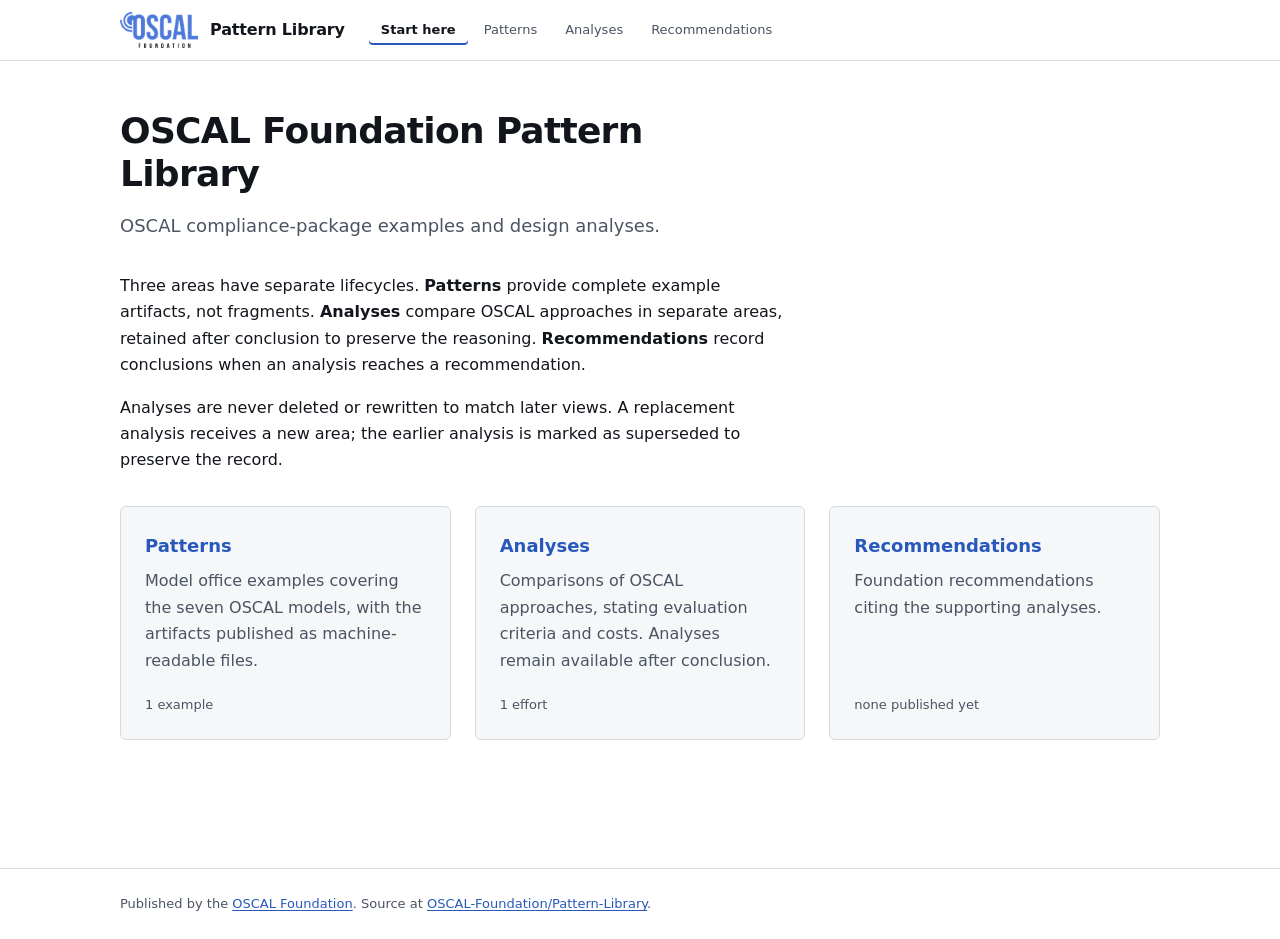
<file: docs/index.html>
<!doctype html>
<html lang="en">
<head>
<meta charset="utf-8">
<meta name="viewport" content="width=device-width, initial-scale=1">
<title>OSCAL Foundation Pattern Library</title>
<meta name="description" content="OSCAL example artifacts, supporting analyses, and resulting Foundation recommendations.">
<meta name="color-scheme" content="light dark">
<meta property="og:title" content="OSCAL Foundation Pattern Library">
<meta property="og:description" content="OSCAL example artifacts, supporting analyses, and resulting Foundation recommendations.">
<meta property="og:type" content="website">
<meta property="og:site_name" content="OSCAL Foundation Pattern Library">
<meta name="twitter:card" content="summary">
<link rel="icon" href="./assets/brand/oscal-foundation.png">
<link rel="stylesheet" href="./assets/site.css">
</head>
<body>

<a class="skip-link" href="#main">Skip to content</a>

<header class="site-header">
  <div class="site-header__inner">
    <p class="site-title"><a href="./index.html"><img class="site-logo site-logo--light" src="./assets/brand/oscal-foundation.png" alt="" width="208" height="96"><img class="site-logo site-logo--dark" src="./assets/brand/oscal-foundation-rev.png" alt="" width="208" height="96"><span>Pattern Library</span></a></p>
    <nav class="site-nav" aria-label="Sections">
      <ul>
        <li><a href="./index.html" aria-current="page">Start here</a></li>
        <li><a href="./patterns/index.html">Patterns</a></li>
        <li><a href="./analysis/index.html">Analyses</a></li>
        <li><a href="./recommendations/index.html">Recommendations</a></li>
      </ul>
    </nav>
  </div>
</header>

<main id="main">

<h1>OSCAL Foundation Pattern Library</h1>

<p class="lede">OSCAL compliance-package examples and design analyses.</p>

<p>Three areas have separate lifecycles. <strong>Patterns</strong> provide
complete example artifacts, not fragments. <strong>Analyses</strong> compare
OSCAL approaches in separate areas, retained after conclusion to preserve the
reasoning. <strong>Recommendations</strong> record conclusions when an analysis
reaches a recommendation.</p>

<p>Analyses are never deleted or rewritten to match later views. A replacement
analysis receives a new area; the earlier analysis is marked as superseded to
preserve the record.</p>

<ul class="cards">
  <li class="card">
    <h3><a href="./patterns/index.html">Patterns</a></h3>
    <p>Model office examples covering the seven OSCAL models, with the artifacts
       published as machine-readable files.</p>
    <div class="card__meta"><span class="card__count">1 example</span></div>
  </li>
  <li class="card">
    <h3><a href="./analysis/index.html">Analyses</a></h3>
     <p>Comparisons of OSCAL approaches, stating evaluation criteria and costs.
       Analyses remain available after conclusion.</p>
    <div class="card__meta"><span class="card__count">1 effort</span></div>
  </li>
  <li class="card">
    <h3><a href="./recommendations/index.html">Recommendations</a></h3>
    <p>Foundation recommendations citing the supporting analyses.</p>
    <div class="card__meta"><span class="card__count">none published yet</span></div>
  </li>
</ul>

</main>

<footer class="site-footer">
  <div class="site-footer__inner">
    <p>Published by the <a href="https://oscalfoundation.org">OSCAL Foundation</a>.
       Source at <a href="https://github.com/OSCAL-Foundation/Pattern-Library">OSCAL-Foundation/Pattern-Library</a>.</p>
  </div>
</footer>

</body>
</html>
</file>
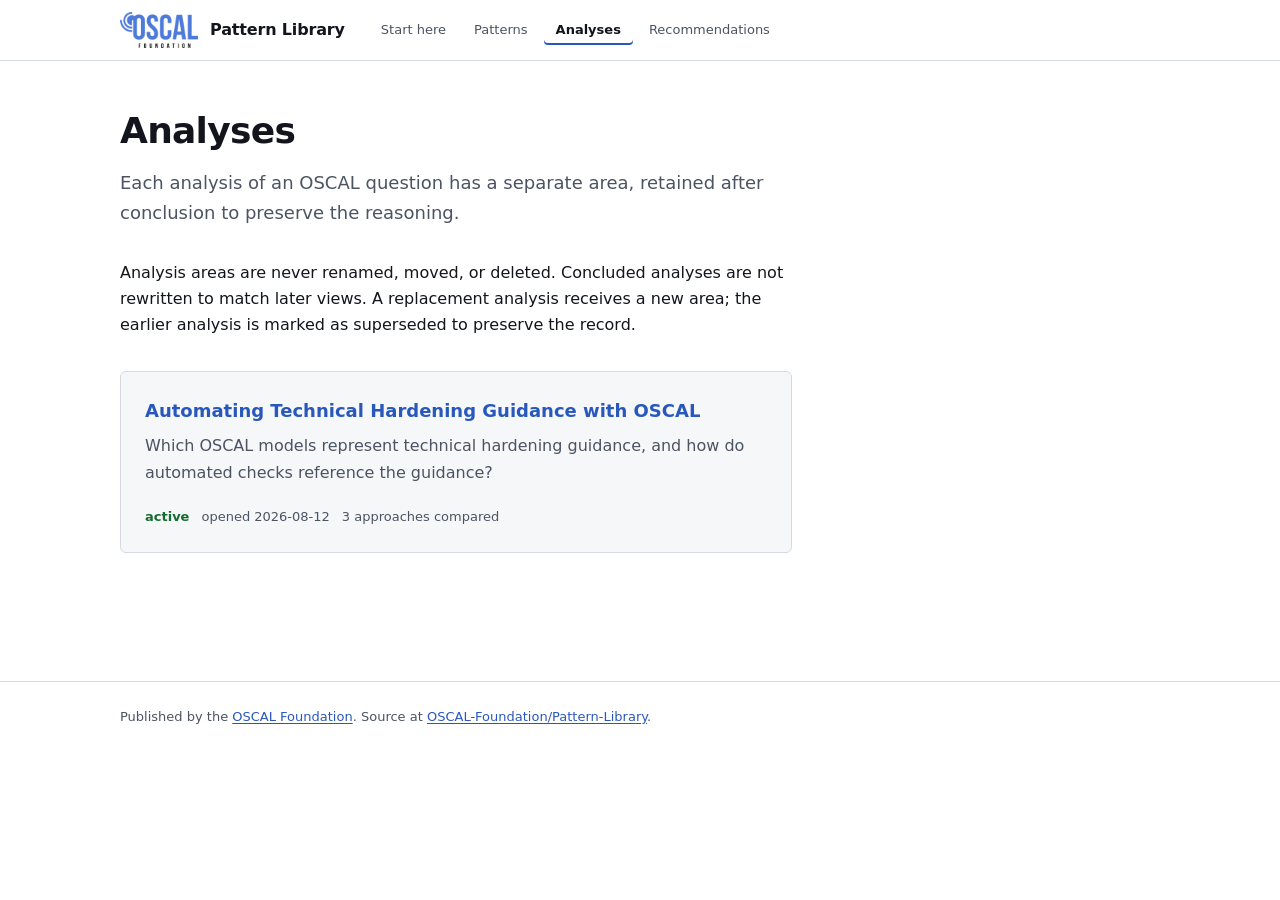
<file: docs/analysis/index.html>
<!doctype html>
<html lang="en">
<head>
<meta charset="utf-8">
<meta name="viewport" content="width=device-width, initial-scale=1">
<title>Analyses | OSCAL Foundation Pattern Library</title>
<meta name="description" content="Analyses of OSCAL approaches, retained in separate areas after conclusion.">
<meta name="color-scheme" content="light dark">
<meta property="og:title" content="Analyses">
<meta property="og:description" content="Analyses of OSCAL approaches, retained in separate areas after conclusion.">
<meta property="og:type" content="website">
<meta property="og:site_name" content="OSCAL Foundation Pattern Library">
<meta name="twitter:card" content="summary">
<link rel="icon" href="../assets/brand/oscal-foundation.png">
<link rel="stylesheet" href="../assets/site.css">
</head>
<body>

<a class="skip-link" href="#main">Skip to content</a>

<header class="site-header">
  <div class="site-header__inner">
    <p class="site-title"><a href="../index.html"><img class="site-logo site-logo--light" src="../assets/brand/oscal-foundation.png" alt="" width="208" height="96"><img class="site-logo site-logo--dark" src="../assets/brand/oscal-foundation-rev.png" alt="" width="208" height="96"><span>Pattern Library</span></a></p>
    <nav class="site-nav" aria-label="Sections">
      <ul>
        <li><a href="../index.html">Start here</a></li>
        <li><a href="../patterns/index.html">Patterns</a></li>
        <li><a href="./index.html" aria-current="page">Analyses</a></li>
        <li><a href="../recommendations/index.html">Recommendations</a></li>
      </ul>
    </nav>
  </div>
</header>

<main id="main">

<h1>Analyses</h1>

<p class="lede">Each analysis of an OSCAL question has a separate area,
retained after conclusion to preserve the reasoning.</p>

<p>Analysis areas are never renamed, moved, or deleted. Concluded analyses are
not rewritten to match later views. A replacement analysis receives a new area;
the earlier analysis is marked as superseded to preserve the record.</p>

<div data-registry="./analyses.json" data-href-base="./" data-empty="no-analyses"></div>

<div class="empty" id="no-analyses" hidden>
  <p>No analysis has been opened yet.</p>
    <p>Each analysis uses an area under <code>docs/analysis/</code> named for the
      opening month, with an <code>analysis.json</code> beside
      <code>index.html</code> and an entry appended to
     <code>analyses.json</code>.</p>
</div>

</main>

<footer class="site-footer">
  <div class="site-footer__inner">
    <p>Published by the <a href="https://oscalfoundation.org">OSCAL Foundation</a>.
       Source at <a href="https://github.com/OSCAL-Foundation/Pattern-Library">OSCAL-Foundation/Pattern-Library</a>.</p>
  </div>
</footer>

<script src="../assets/site.js"></script>
</body>
</html>
</file>
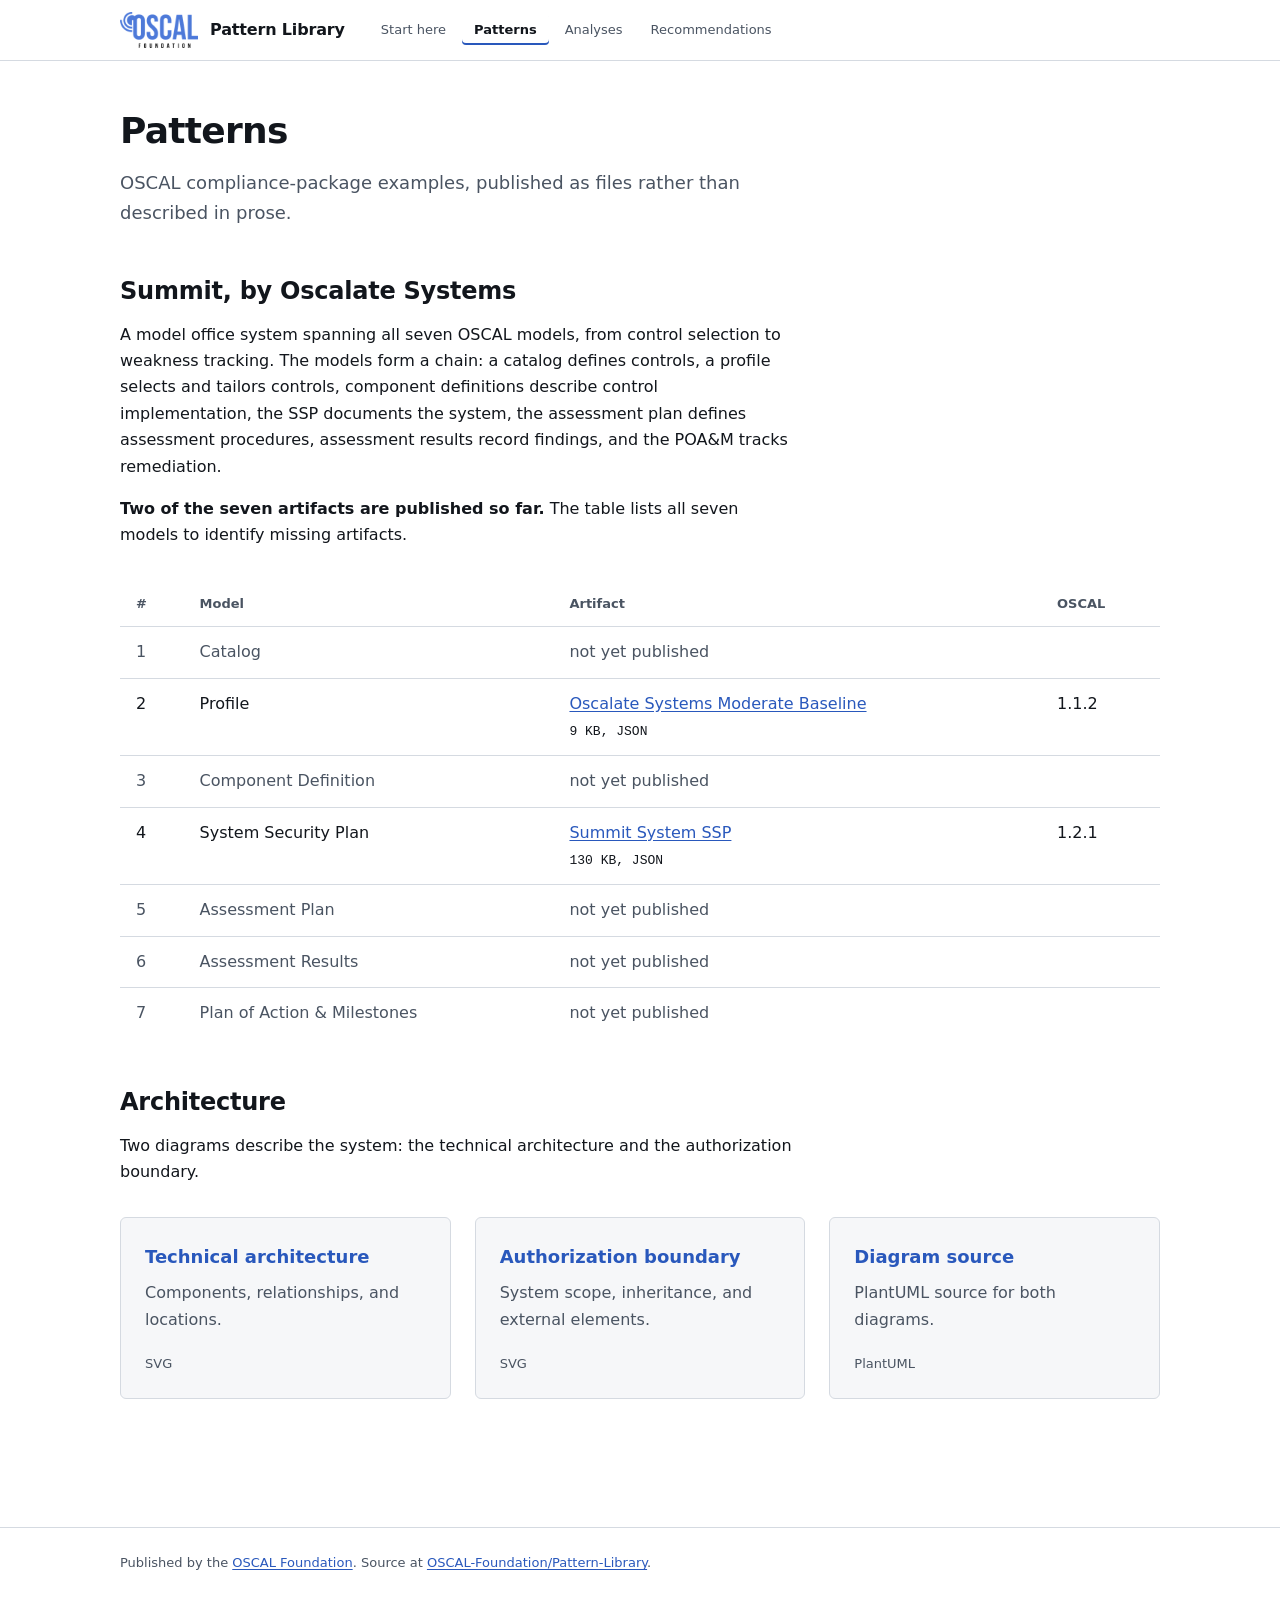
<file: docs/patterns/index.html>
<!doctype html>
<html lang="en">
<head>
<meta charset="utf-8">
<meta name="viewport" content="width=device-width, initial-scale=1">
<title>Patterns | OSCAL Foundation Pattern Library</title>
<meta name="description" content="Model office examples covering the seven OSCAL models, published as machine-readable files.">
<meta name="color-scheme" content="light dark">
<meta property="og:title" content="Patterns">
<meta property="og:description" content="Model office examples covering the seven OSCAL models, published as machine-readable files.">
<meta property="og:type" content="website">
<meta property="og:site_name" content="OSCAL Foundation Pattern Library">
<meta name="twitter:card" content="summary">
<link rel="icon" href="../assets/brand/oscal-foundation.png">
<link rel="stylesheet" href="../assets/site.css">
</head>
<body>

<a class="skip-link" href="#main">Skip to content</a>

<header class="site-header">
  <div class="site-header__inner">
    <p class="site-title"><a href="../index.html"><img class="site-logo site-logo--light" src="../assets/brand/oscal-foundation.png" alt="" width="208" height="96"><img class="site-logo site-logo--dark" src="../assets/brand/oscal-foundation-rev.png" alt="" width="208" height="96"><span>Pattern Library</span></a></p>
    <nav class="site-nav" aria-label="Sections">
      <ul>
        <li><a href="../index.html">Start here</a></li>
        <li><a href="./index.html" aria-current="page">Patterns</a></li>
        <li><a href="../analysis/index.html">Analyses</a></li>
        <li><a href="../recommendations/index.html">Recommendations</a></li>
      </ul>
    </nav>
  </div>
</header>

<main id="main">

<h1>Patterns</h1>

<p class="lede">OSCAL compliance-package examples, published as files rather
than described in prose.</p>

<h2>Summit, by Oscalate Systems</h2>

<p>A model office system spanning all seven OSCAL models, from control selection
to weakness tracking. The models form a chain: a catalog defines controls, a
profile selects and tailors controls, component definitions describe control
implementation, the SSP documents the system, the assessment plan defines
assessment procedures, assessment results record findings, and the POA&amp;M
tracks remediation.</p>

<p><strong>Two of the seven artifacts are published so far.</strong> The table
lists all seven models to identify missing artifacts.</p>

<table class="models">
  <thead>
    <tr><th>#</th><th>Model</th><th>Artifact</th><th>OSCAL</th></tr>
  </thead>
  <tbody>
    <tr class="is-pending">
      <td>1</td><td>Catalog</td><td>not yet published</td><td></td>
    </tr>
    <tr>
      <td>2</td><td>Profile</td>
      <td><a href="./summit/profile/oscalate_systems_moderate_profile.json">Oscalate Systems Moderate Baseline</a>
          <br><code>9 KB, JSON</code></td>
      <td>1.1.2</td>
    </tr>
    <tr class="is-pending">
      <td>3</td><td>Component Definition</td><td>not yet published</td><td></td>
    </tr>
    <tr>
      <td>4</td><td>System Security Plan</td>
      <td><a href="./summit/system-security-plan/summit_system_ssp.json">Summit System SSP</a>
          <br><code>130 KB, JSON</code></td>
      <td>1.2.1</td>
    </tr>
    <tr class="is-pending">
      <td>5</td><td>Assessment Plan</td><td>not yet published</td><td></td>
    </tr>
    <tr class="is-pending">
      <td>6</td><td>Assessment Results</td><td>not yet published</td><td></td>
    </tr>
    <tr class="is-pending">
      <td>7</td><td>Plan of Action &amp; Milestones</td><td>not yet published</td><td></td>
    </tr>
  </tbody>
</table>

<h2>Architecture</h2>

<p>Two diagrams describe the system: the technical architecture and the
authorization boundary.</p>

<ul class="cards">
  <li class="card">
    <h3><a href="./summit/diagrams/Oscalate_Systems-Summit_Diagram-Technical.svg">Technical architecture</a></h3>
    <p>Components, relationships, and locations.</p>
    <div class="card__meta"><span>SVG</span></div>
  </li>
  <li class="card">
    <h3><a href="./summit/diagrams/Oscalate_Systems-Summit_Diagram-Boundary.svg">Authorization boundary</a></h3>
    <p>System scope, inheritance, and external elements.</p>
    <div class="card__meta"><span>SVG</span></div>
  </li>
  <li class="card">
    <h3><a href="./summit/diagrams/Oscalate_Systems_Summit_diagram.puml">Diagram source</a></h3>
    <p>PlantUML source for both diagrams.</p>
    <div class="card__meta"><span>PlantUML</span></div>
  </li>
</ul>

</main>

<footer class="site-footer">
  <div class="site-footer__inner">
    <p>Published by the <a href="https://oscalfoundation.org">OSCAL Foundation</a>.
       Source at <a href="https://github.com/OSCAL-Foundation/Pattern-Library">OSCAL-Foundation/Pattern-Library</a>.</p>
  </div>
</footer>

</body>
</html>
</file>
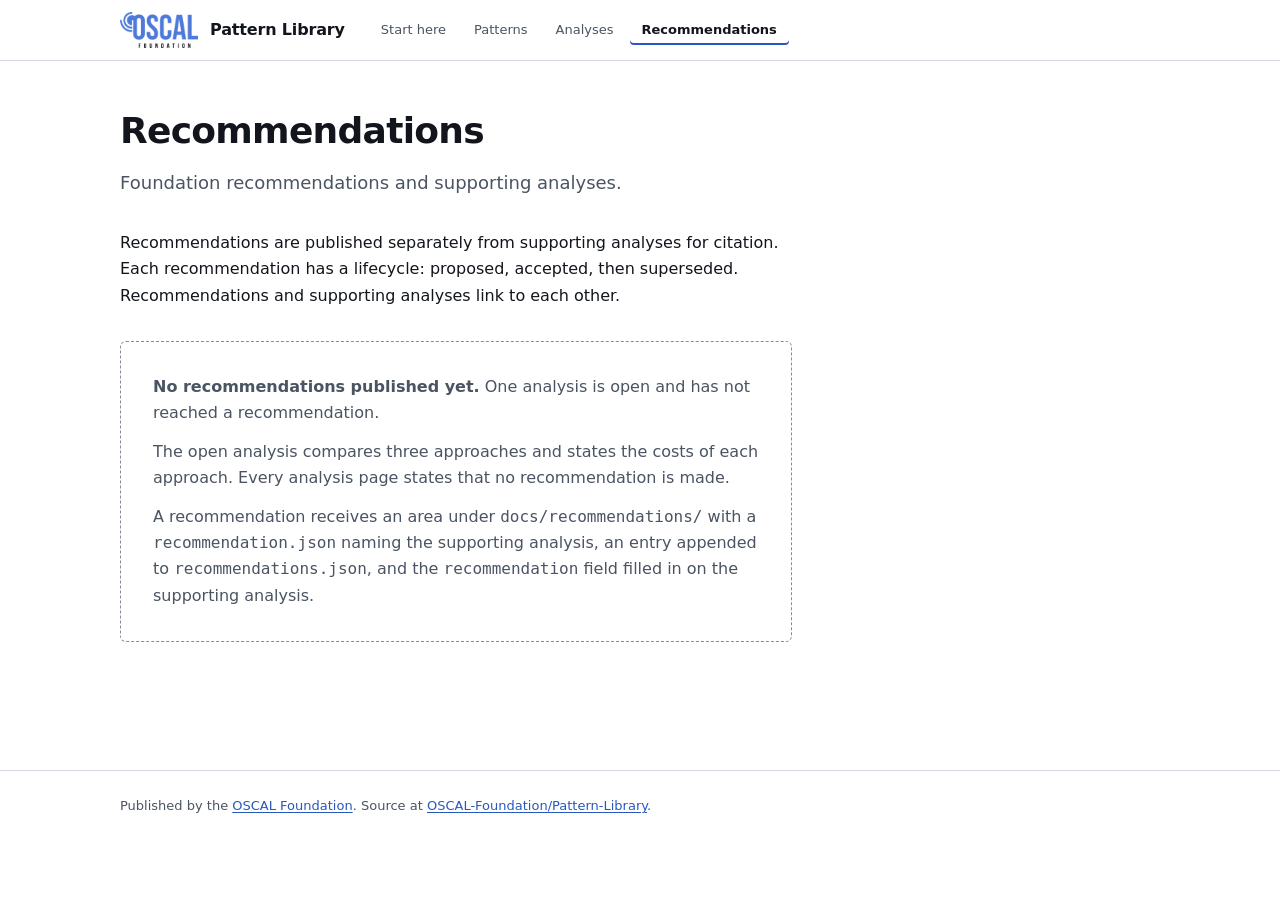
<file: docs/recommendations/index.html>
<!doctype html>
<html lang="en">
<head>
<meta charset="utf-8">
<meta name="viewport" content="width=device-width, initial-scale=1">
<title>Recommendations | OSCAL Foundation Pattern Library</title>
<meta name="description" content="Foundation recommendations citing the supporting analyses.">
<meta name="color-scheme" content="light dark">
<meta property="og:title" content="Recommendations">
<meta property="og:description" content="Foundation recommendations citing the supporting analyses.">
<meta property="og:type" content="website">
<meta property="og:site_name" content="OSCAL Foundation Pattern Library">
<meta name="twitter:card" content="summary">
<link rel="icon" href="../assets/brand/oscal-foundation.png">
<link rel="stylesheet" href="../assets/site.css">
</head>
<body>

<a class="skip-link" href="#main">Skip to content</a>

<header class="site-header">
  <div class="site-header__inner">
    <p class="site-title"><a href="../index.html"><img class="site-logo site-logo--light" src="../assets/brand/oscal-foundation.png" alt="" width="208" height="96"><img class="site-logo site-logo--dark" src="../assets/brand/oscal-foundation-rev.png" alt="" width="208" height="96"><span>Pattern Library</span></a></p>
    <nav class="site-nav" aria-label="Sections">
      <ul>
        <li><a href="../index.html">Start here</a></li>
        <li><a href="../patterns/index.html">Patterns</a></li>
        <li><a href="../analysis/index.html">Analyses</a></li>
        <li><a href="./index.html" aria-current="page">Recommendations</a></li>
      </ul>
    </nav>
  </div>
</header>

<main id="main">

<h1>Recommendations</h1>

<p class="lede">Foundation recommendations and supporting analyses.</p>

<p>Recommendations are published separately from supporting analyses for
citation. Each recommendation has a lifecycle: proposed, accepted, then
superseded. Recommendations and supporting analyses link to each other.</p>

<div data-registry="./recommendations.json" data-href-base="./" data-empty="no-recommendations"></div>

<div class="empty" id="no-recommendations" hidden>
  <p><strong>No recommendations published yet.</strong> One analysis is open
    and has not reached a recommendation.</p>
  <p>The open analysis compares three approaches and states the costs of each
    approach. Every analysis page states that no recommendation is made.</p>
  <p>A recommendation receives an area under
     <code>docs/recommendations/</code> with a <code>recommendation.json</code>
    naming the supporting analysis, an entry appended to
     <code>recommendations.json</code>, and the
    <code>recommendation</code> field filled in on the supporting analysis.</p>
</div>

</main>

<footer class="site-footer">
  <div class="site-footer__inner">
    <p>Published by the <a href="https://oscalfoundation.org">OSCAL Foundation</a>.
       Source at <a href="https://github.com/OSCAL-Foundation/Pattern-Library">OSCAL-Foundation/Pattern-Library</a>.</p>
  </div>
</footer>

<script src="../assets/site.js"></script>
</body>
</html>
</file>
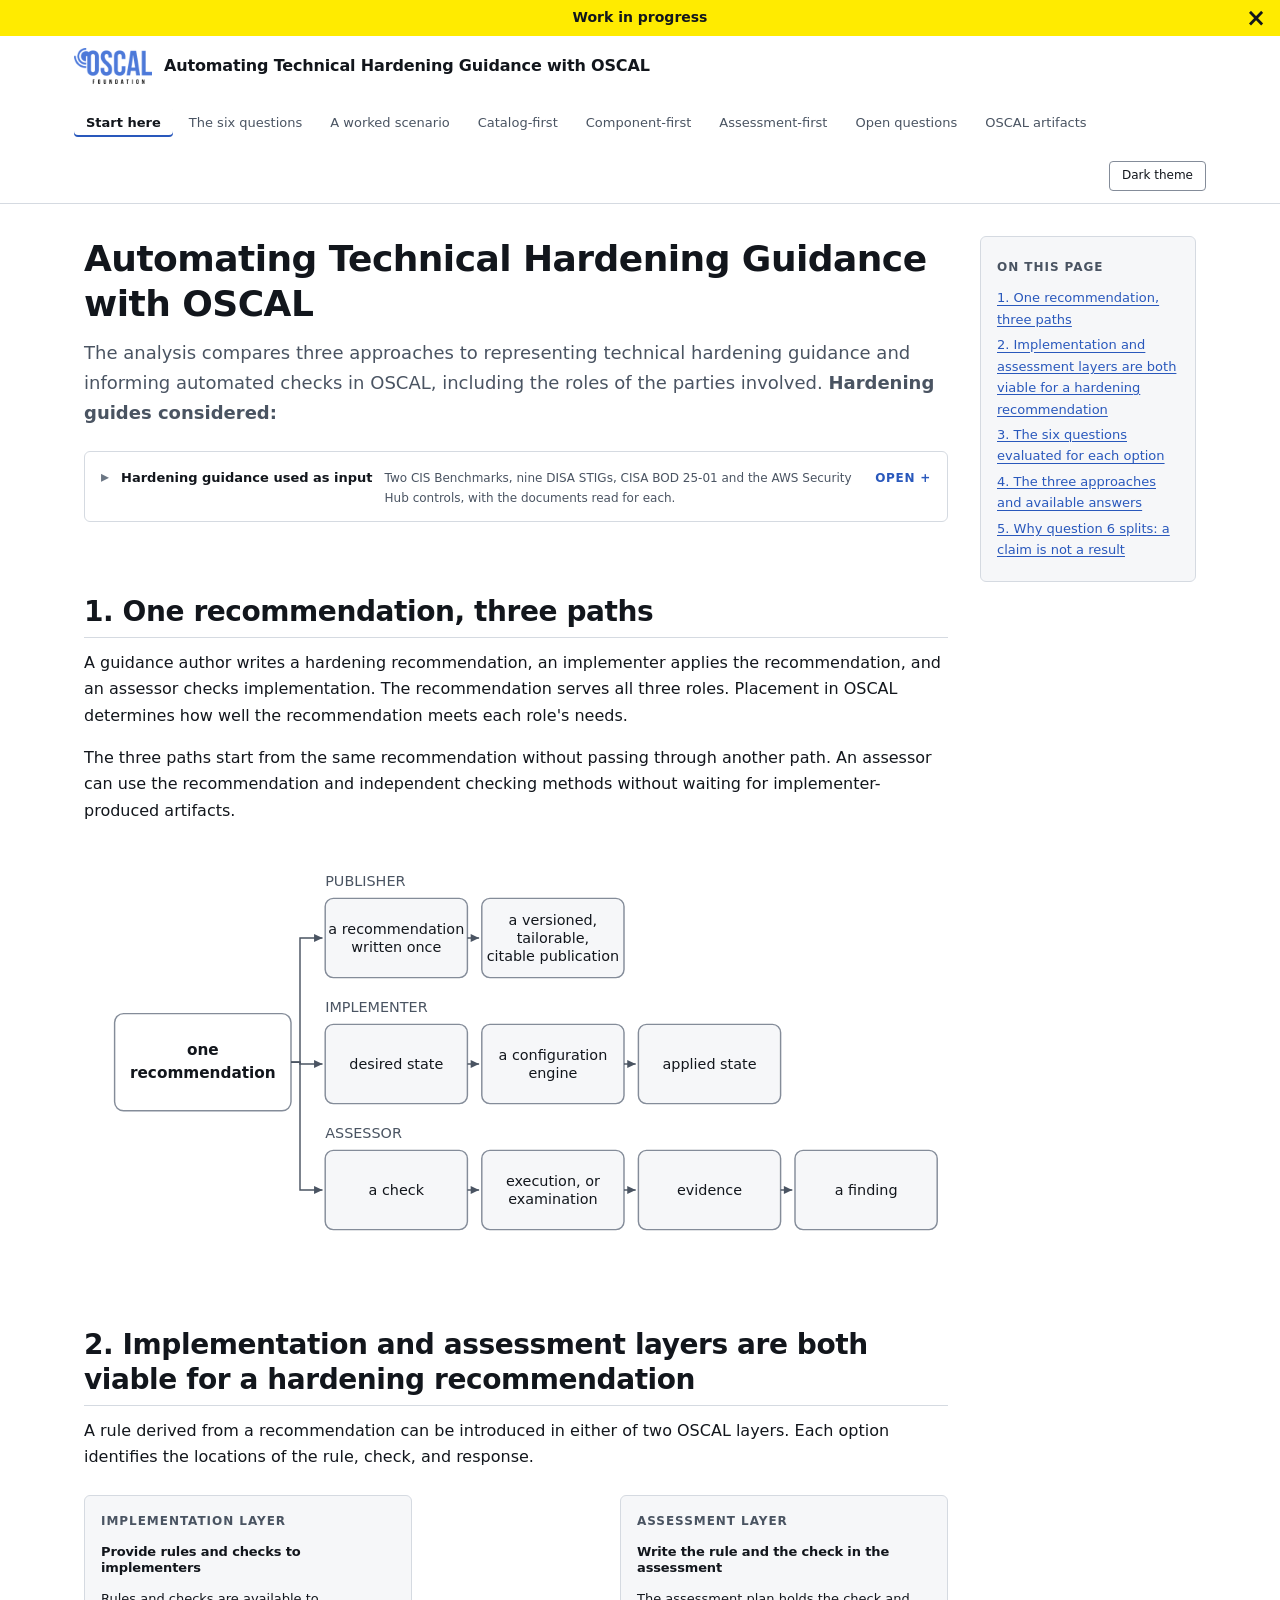
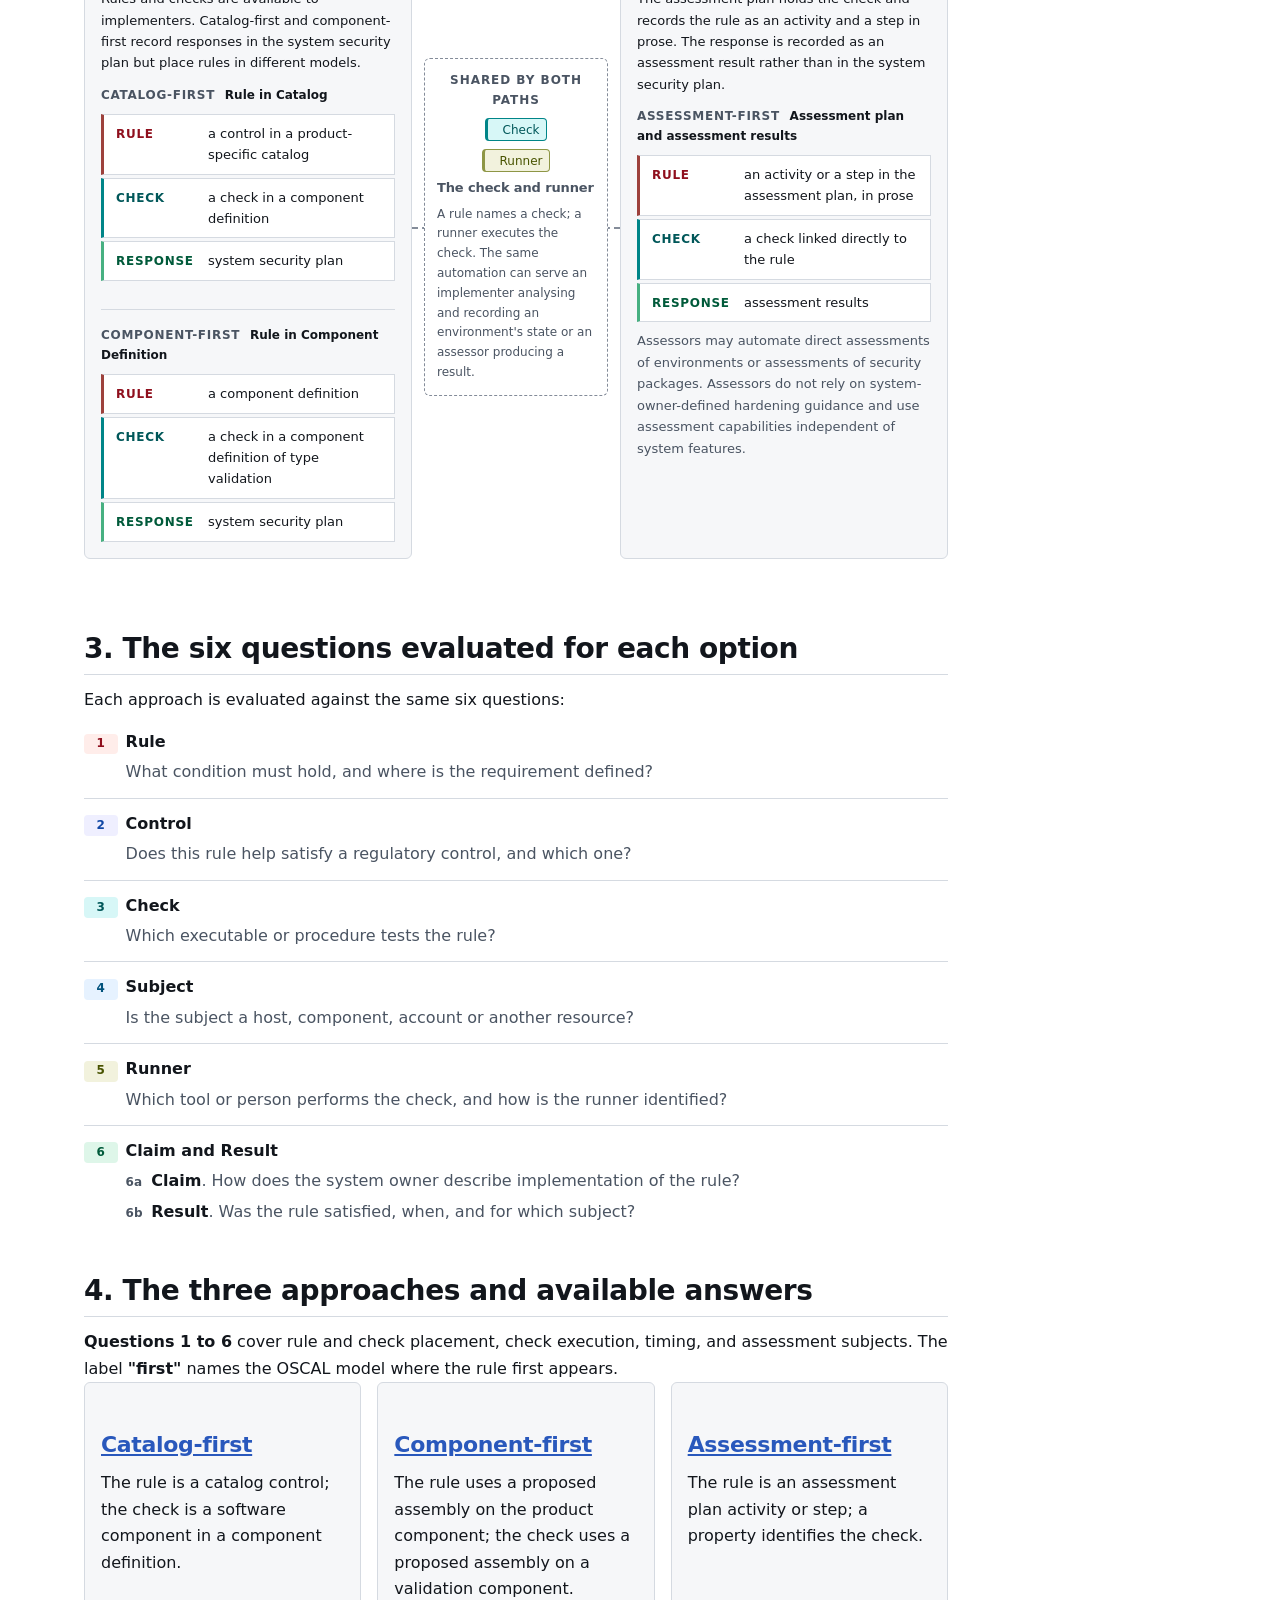
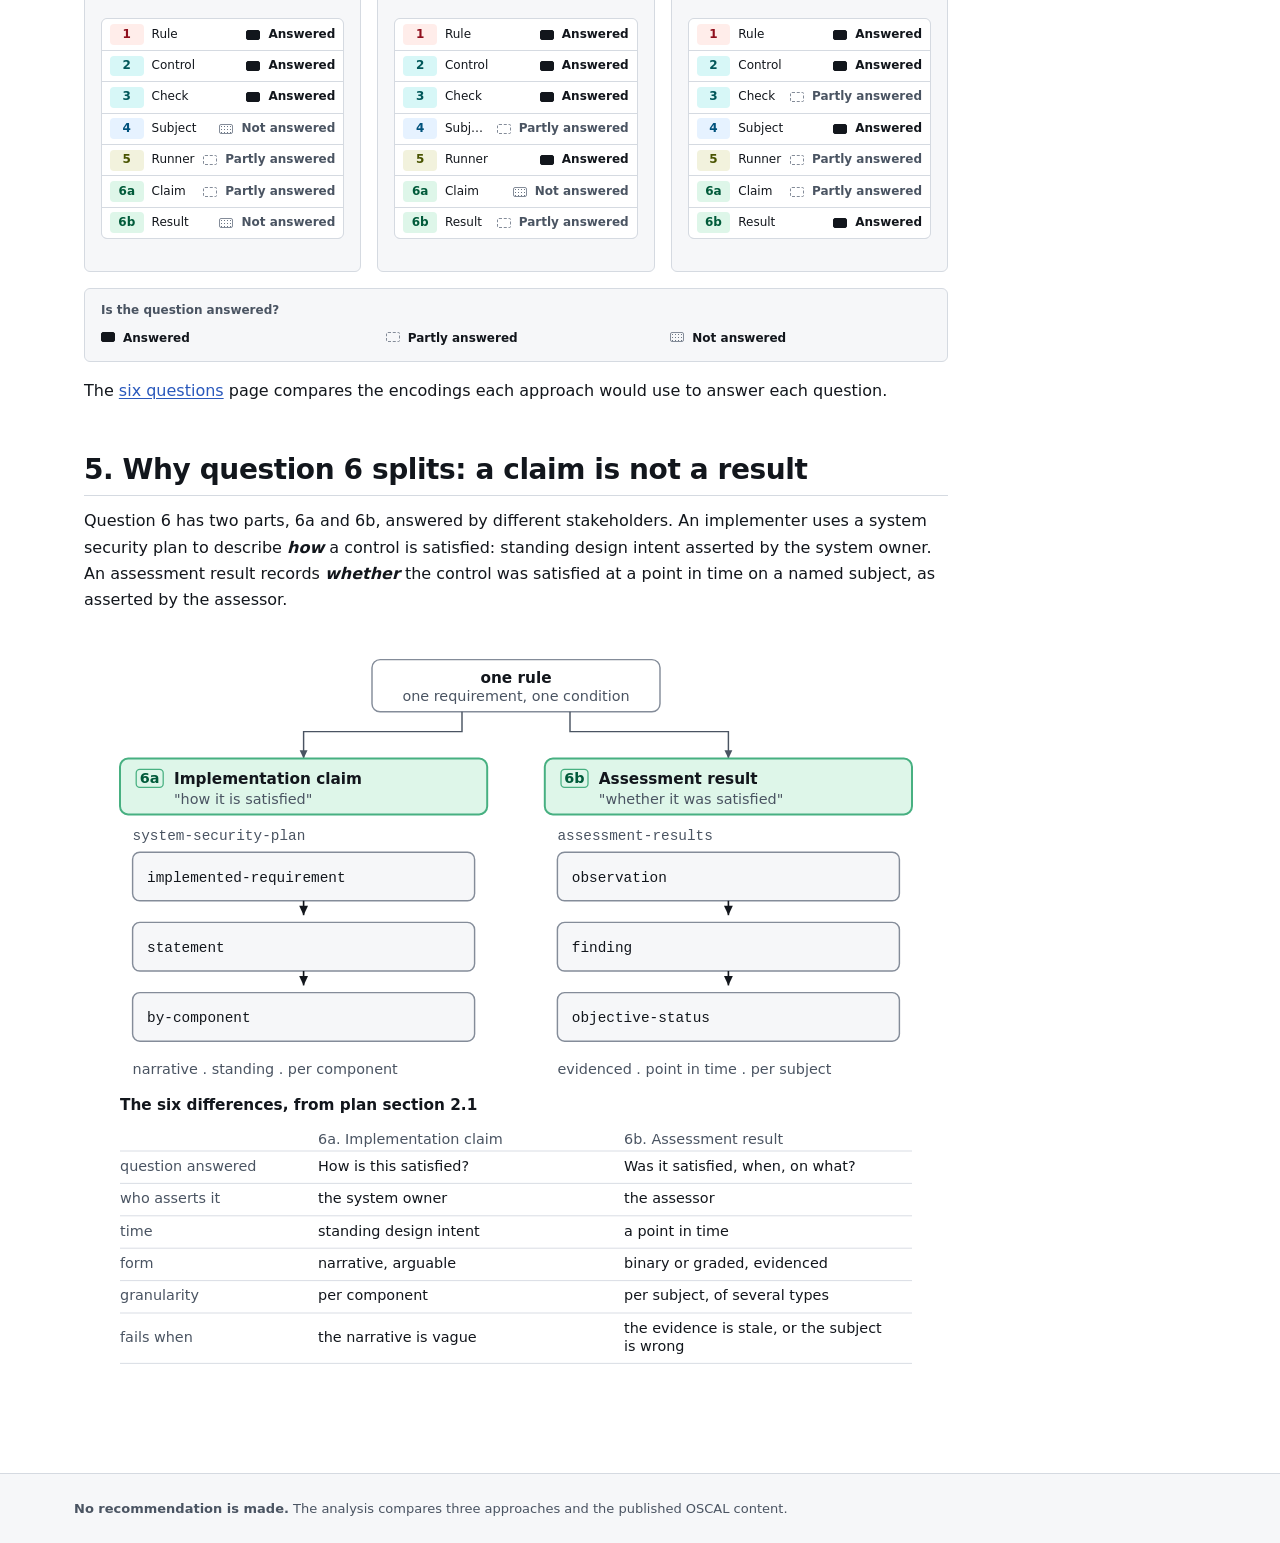
<file: docs/analysis/2026-08-automating-technical-hardening-guidance/index.html>
<!doctype html>
<html lang="en" data-base=".">
<head>
<meta charset="utf-8">
<meta name="viewport" content="width=device-width, initial-scale=1">
<title>Automating Technical Hardening Guidance with OSCAL</title>
<meta name="description" content="Technical hardening requirements and automated checks in OSCAL: three published approaches, six questions, and published JSON.">
<meta name="color-scheme" content="light dark">
<meta property="og:title" content="Automating Technical Hardening Guidance with OSCAL">
<meta property="og:description" content="Technical hardening requirements and automated checks in OSCAL: three published approaches, six questions, and published JSON.">
<meta property="og:type" content="website">
<meta property="og:site_name" content="Automating Technical Hardening Guidance with OSCAL">
<meta property="og:locale" content="en">
<meta name="twitter:card" content="summary">
<meta name="twitter:title" content="Automating Technical Hardening Guidance with OSCAL">
<meta name="twitter:description" content="Technical hardening requirements and automated checks in OSCAL: three published approaches, six questions, and published JSON.">
<link rel="stylesheet" href="./assets/site.css">
<script>
  /* Set the theme before first paint so the page never flashes the wrong one. */
  (function () {
    var t = null;
    try { t = localStorage.getItem("tfg-theme"); } catch (e) {}
    if (!t) t = matchMedia("(prefers-color-scheme: dark)").matches ? "dark" : "light";
    document.documentElement.setAttribute("data-theme", t);
  })();
</script>
</head>
<body>

<a class="skip-link" href="#main">Skip to content</a>

<aside class="wip-banner" aria-label="Analysis status" hidden>
  <span>Work in progress</span>
  <button type="button" class="wip-banner__dismiss" aria-label="Dismiss work in progress notice" hidden><span aria-hidden="true">×</span></button>
</aside>

<header class="site-header">
  <div class="site-header__inner">
    <p class="site-title"><a href="./index.html"><img class="site-logo site-logo--light" src="./assets/brand/oscal-foundation.png" alt="" width="208" height="96"><img class="site-logo site-logo--dark" src="./assets/brand/oscal-foundation-rev.png" alt="" width="208" height="96"><span>Automating Technical Hardening Guidance with OSCAL</span></a></p>
    <nav class="site-nav" aria-label="Sections">
      <ul>
        <li><a href="./index.html">Start here</a></li>
        <li><a href="./six-questions.html">The six questions</a></li>
        <li><a href="./scenario.html">A worked scenario</a></li>
        <li><a href="./catalog-first.html">Catalog-first</a></li>
        <li><a href="./component-first.html">Component-first</a></li>
        <li><a href="./assessment-first.html">Assessment-first</a></li>
        <li><a href="./questions.html">Open questions</a></li>
        <li><a href="./oscal-artifacts.html">OSCAL artifacts</a></li>
      </ul>
    </nav>
    <button type="button" class="theme-toggle" aria-pressed="false">Dark theme</button>
  </div>
</header>

<main id="main">

<h1>Automating Technical Hardening Guidance with OSCAL</h1>
<p class="lede">The analysis compares three approaches to representing technical
   hardening guidance and informing automated checks in OSCAL, including the
   roles of the parties involved. <b>Hardening guides considered:</b></p>

<div data-sources>
  <p class="small muted">The guidance inventory loads from
     data/sources.json.</p>
</div>

<nav class="toc" aria-label="On this page">
  <span class="toc__label">On this page</span>
  <ol>
    <li><a href="#paths">1. One recommendation, three paths</a></li>
    <li><a href="#two-paths">2. Implementation and assessment layers are both viable for a hardening recommendation</a></li>
    <li><a href="#six-questions">3. The six questions evaluated for each option</a></li>
    <li><a href="#approaches">4. The three approaches and available answers</a></li>
    <li><a href="#satisfaction">5. Why question 6 splits: a claim is not a result</a></li>
  </ol>
</nav>

<!-- ==================================================================== 1 -->

<section id="paths">
<h2>1. One recommendation, three paths</h2>

<div class="tier2">
  <p>A guidance author writes a hardening recommendation, an implementer applies
    the recommendation, and an assessor checks implementation. The
    recommendation serves all three roles. Placement in OSCAL determines how
    well the recommendation meets each role's needs.</p>
  <p>The three paths start from the same recommendation without passing through
    another path. An assessor can use the recommendation and independent
    checking methods without waiting for implementer-produced artifacts.</p>
</div>

<figure>
  <div class="diagram" data-diagram="75-stakeholders"></div>
</figure>
</section>



<!-- ==================================================================== 2 -->

<section id="two-paths" class="wide">
<h2>2. Implementation and assessment layers are both viable for a hardening recommendation</h2>

<div class="tier2">
  <p>A rule derived from a recommendation can be introduced in either of two
     OSCAL layers. Each option identifies the locations of the rule, check, and
     response.</p>
</div>

<div class="pillars">
  <div class="pillar">
    <span class="pillar__label">Implementation Layer</span>
     <p class="pillar__title">Provide rules and checks to implementers</p>
     <p>Rules and checks are available to implementers. Catalog-first and
       component-first record responses in the system security plan but place
       rules in different models.</p>

    <div class="option">
      <span class="option__label">Catalog-first &nbsp;<b>Rule in Catalog</b></span>
      <ul class="chain">
        <li class="chain__row slot-1"><span class="chain__label">Rule</span>
          <span class="chain__where">a control in a product-specific catalog</span></li>
        <li class="chain__row slot-3"><span class="chain__label">Check</span>
          <span class="chain__where">a check in a component definition</span></li>
        <li class="chain__row slot-6"><span class="chain__label">Response</span>
          <span class="chain__where">system security plan</span></li>
      </ul>
    </div>

    <div class="option">
      <span class="option__label">Component-first &nbsp;<b>Rule in Component Definition</b></span>
      <ul class="chain">
        <li class="chain__row slot-1"><span class="chain__label">Rule</span>
          <span class="chain__where">a component definition</span></li>
        <li class="chain__row slot-3"><span class="chain__label">Check</span>
          <span class="chain__where">a check in a component definition of type validation</span></li>
        <li class="chain__row slot-6"><span class="chain__label">Response</span>
          <span class="chain__where">system security plan</span></li>
      </ul>
    </div>
  </div>

  <div class="bridge">
    <div class="bridge__inner">
      <span class="bridge__label">Shared by both paths</span>
      <span class="slot-chip slot-3"><span class="slot-chip__n"></span><span class="slot-chip__name">Check</span></span>
      <span class="slot-chip slot-5"><span class="slot-chip__n"></span><span class="slot-chip__name">Runner</span></span>
      <p class="pillar__title">The check and runner</p>
      <p>A rule names a check; a runner executes the check. The same automation
        can serve an implementer analysing and recording an environment's state
        or an assessor producing a result.</p>
    </div>
  </div>

  <div class="pillar">
    <span class="pillar__label">Assessment Layer</span>
    <p class="pillar__title">Write the rule and the check in the assessment</p>
     <p>The assessment plan holds the check and records the rule as an activity
       and a step in prose. The response is recorded as an assessment result
       rather than in the system security plan.</p>

    <div class="option">
      <span class="option__label">Assessment-first &nbsp;<b>Assessment plan and assessment results</b></span>
      <ul class="chain">
        <li class="chain__row slot-1"><span class="chain__label">Rule</span>
          <span class="chain__where">an activity or a step in the assessment plan, in prose</span></li>
        <li class="chain__row slot-3"><span class="chain__label">Check</span>
          <span class="chain__where">a check linked directly to the rule</span></li>
        <li class="chain__row slot-6"><span class="chain__label">Response</span>
          <span class="chain__where">assessment results</span></li>
      </ul>
      <p class="option__eg">Assessors may automate direct assessments of environments or assessments of security packages. Assessors do not rely on system-owner-defined hardening guidance and use assessment capabilities independent of system features.</p>
    </div>
  </div>
</div>
</section>

<!-- ==================================================================== 3 -->

<section id="six-questions">
<h2>3. The six questions evaluated for each option</h2>

<div class="tier2">
  <p>Each approach is evaluated against the same six questions:</p>
</div>

<dl data-question-list>
  <dt class="small muted">The six questions load from data/six-questions.json.</dt>
</dl>
</section>

<!-- ==================================================================== 4 -->

<section id="approaches" class="wide">
<h2>4. The three approaches and available answers</h2>

<div class="tier2">
  <p><strong>Questions 1 to 6</strong> cover rule and check placement, check
  execution, timing, and assessment subjects. The label
  <strong>"first"</strong> names the OSCAL model where the rule first appears.</p>
</div>

<div data-approach-cards>
  <p class="small muted">The three cards load from data/six-questions.json.</p>
</div>

<div data-answers-legend>
  <p class="small muted">The legend loads from data/six-questions.json.</p>
</div>

<div class="tier2">
  <p>The <a href="./six-questions.html">six questions</a> page compares the
     encodings each approach would use to answer each question.</p>
</div>
</section>

<section id="satisfaction" class="wide">
<h2>5. Why question 6 splits: a claim is not a result</h2>

<div class="tier2">
  <p>Question 6 has two parts, 6a and 6b, answered by different stakeholders. An
     implementer uses a system security plan to describe
     <strong><em>how</em></strong> a control is satisfied: standing design intent
     asserted by the system owner. An assessment result records
     <strong><em>whether</em></strong> the control was satisfied at a point in
     time on a named subject, as asserted by the assessor.</p>
</div>

<figure>
  <!-- No figcaption. The drawing carries its own title and description, and the
       caption said only what the drawing's own labels say. The full treatment is
       reachable from the navigation and from section 3 of the six questions
       page, which the paragraph above this figure already leads into. -->
  <div class="diagram" data-diagram="76-satisfaction-6a-6b"></div>
</figure>
</section>

</main>

<footer class="site-footer">
  <div class="site-footer__inner">
    <p><strong>No recommendation is made.</strong> The analysis compares three
       approaches and the published OSCAL content.</p>
  </div>
</footer>

<!-- Read only when the page is opened from a folder rather than served.
     Generated by tools/bundle.py from data/; a served copy ignores it. -->
<script src="./assets/bundle.js"></script>
<script src="./assets/highlight.js"></script>
<script src="./assets/diagrams/74-slot-strip.js"></script>
<script src="./assets/site.js"></script>
</body>
</html>
</file>
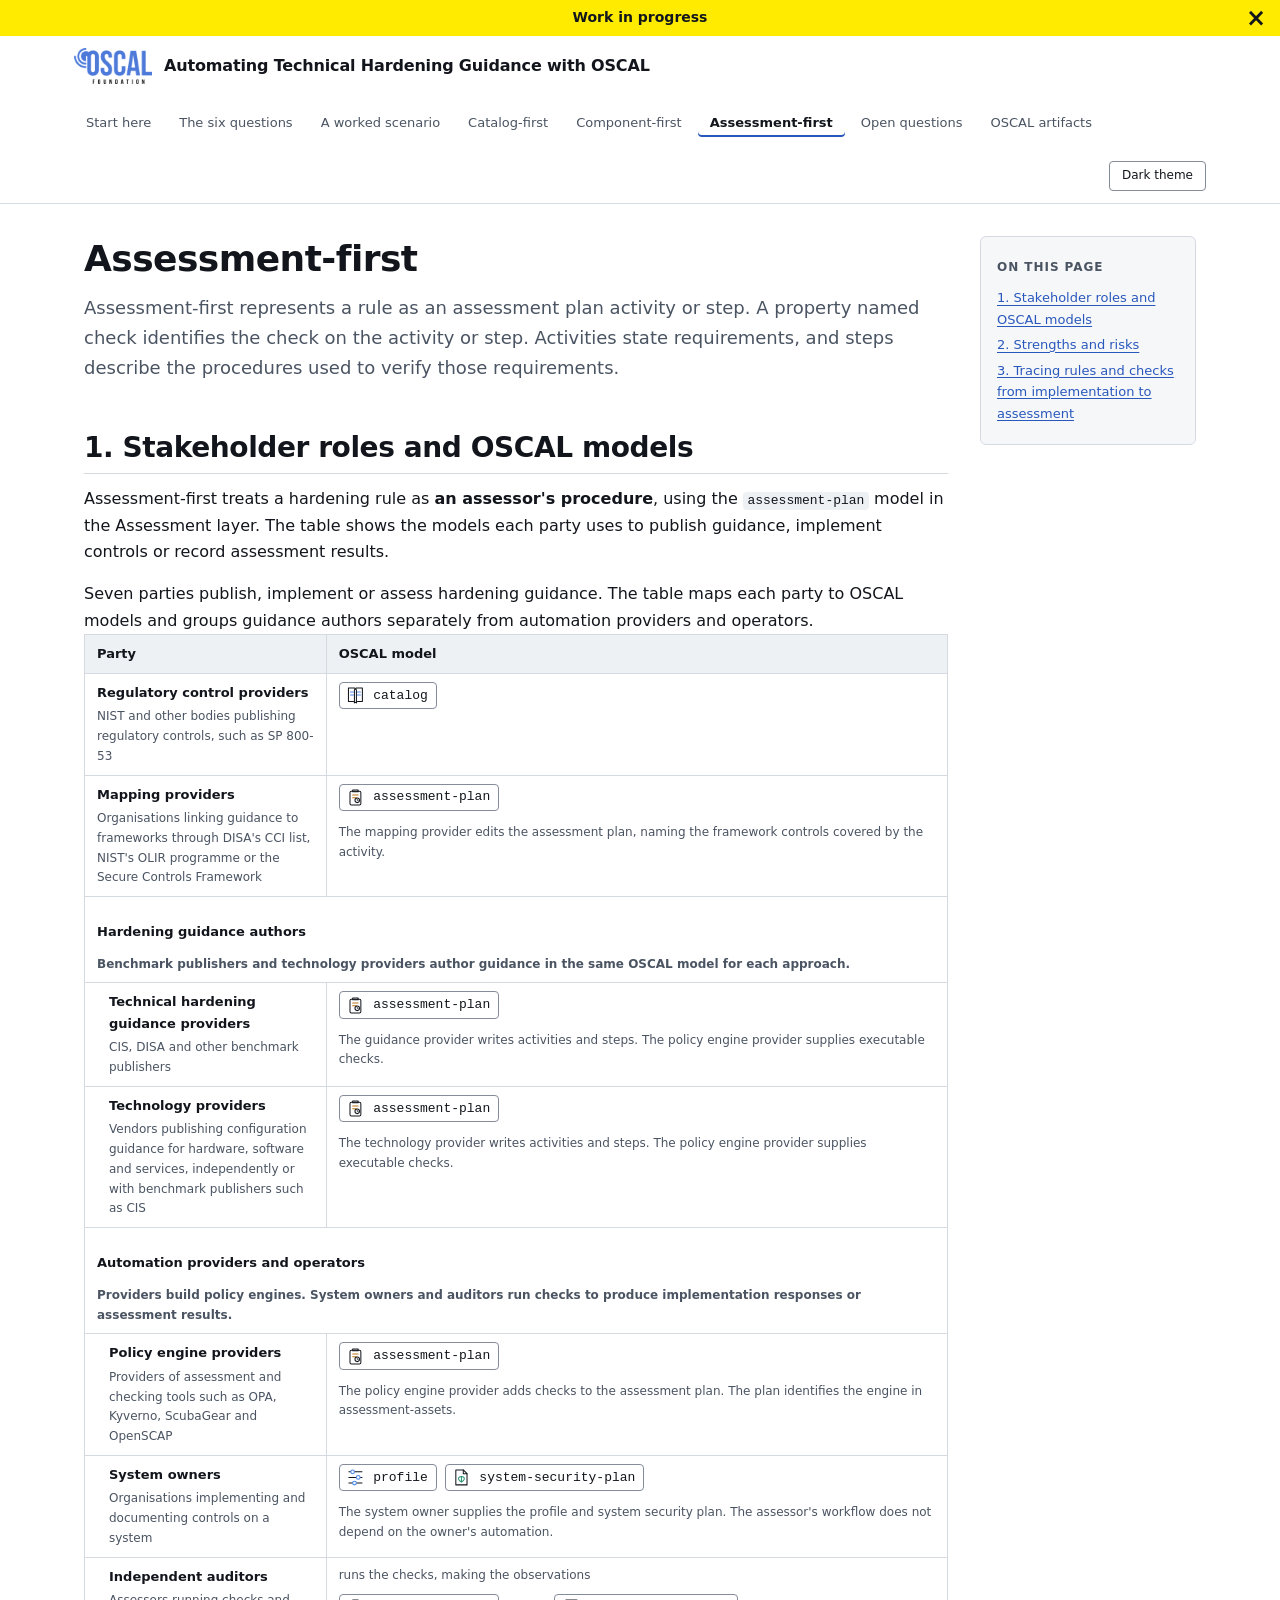
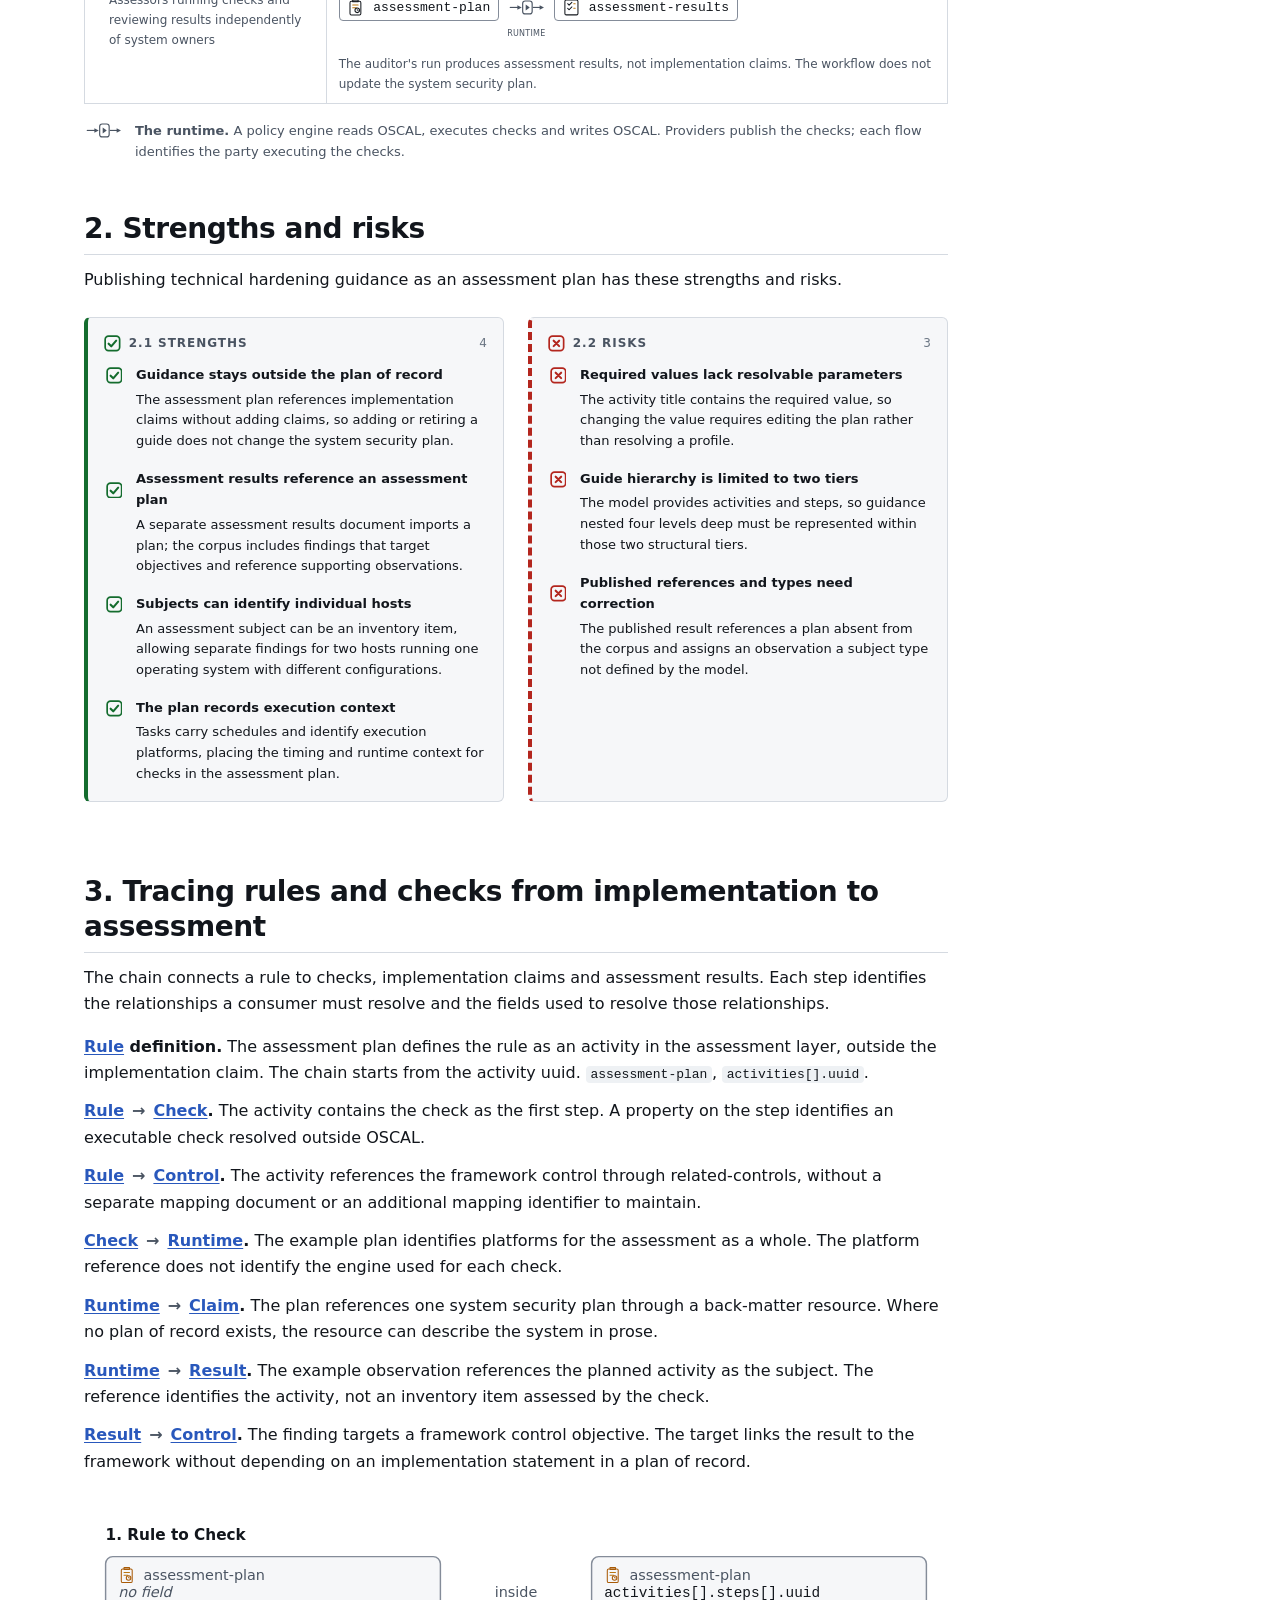
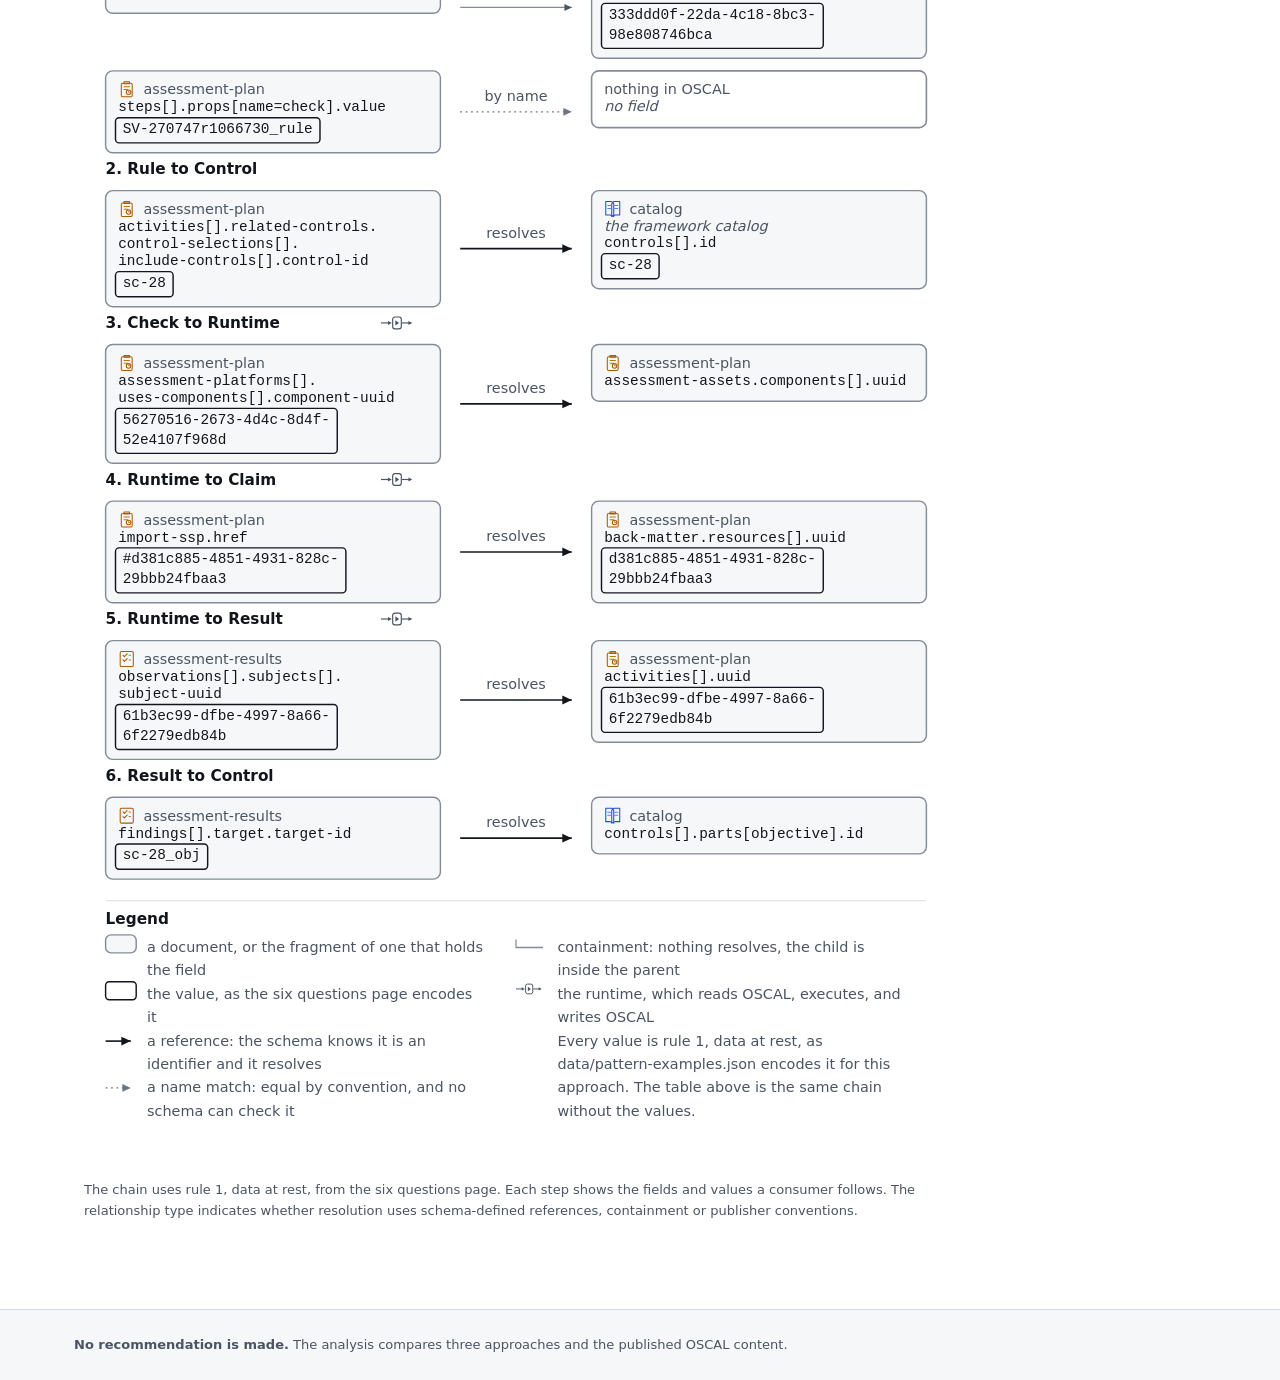
<file: docs/analysis/2026-08-automating-technical-hardening-guidance/assessment-first.html>
<!doctype html>
<html lang="en" data-base=".">
<head>
<meta charset="utf-8">
<meta name="viewport" content="width=device-width, initial-scale=1">
<title>Assessment-first | Automating Technical Hardening Guidance with OSCAL</title>
<meta name="description" content="Hardening guidance uses OSCAL assessment plan activities and steps, with properties identifying checks and activities linking to controls.">
<meta name="color-scheme" content="light dark">
<meta property="og:title" content="Assessment-first">
<meta property="og:description" content="Hardening guidance uses OSCAL assessment plan activities and steps, with properties identifying checks and activities linking to controls.">
<meta property="og:type" content="article">
<meta property="og:site_name" content="Automating Technical Hardening Guidance with OSCAL">
<meta property="og:locale" content="en">
<meta name="twitter:card" content="summary">
<meta name="twitter:title" content="Assessment-first">
<meta name="twitter:description" content="Hardening guidance uses OSCAL assessment plan activities and steps, with properties identifying checks and activities linking to controls.">
<link rel="stylesheet" href="./assets/site.css">
<script>
  /* Set the theme before first paint so the page never flashes the wrong one. */
  (function () {
    var t = null;
    try { t = localStorage.getItem("tfg-theme"); } catch (e) {}
    if (!t) t = matchMedia("(prefers-color-scheme: dark)").matches ? "dark" : "light";
    document.documentElement.setAttribute("data-theme", t);
  })();
</script>
</head>
<body>

<a class="skip-link" href="#main">Skip to content</a>

<aside class="wip-banner" aria-label="Analysis status" hidden>
    <span>Work in progress</span>
    <button type="button" class="wip-banner__dismiss" aria-label="Dismiss work in progress notice" hidden><span aria-hidden="true">×</span></button>
</aside>

<header class="site-header">
  <div class="site-header__inner">
    <p class="site-title"><a href="./index.html"><img class="site-logo site-logo--light" src="./assets/brand/oscal-foundation.png" alt="" width="208" height="96"><img class="site-logo site-logo--dark" src="./assets/brand/oscal-foundation-rev.png" alt="" width="208" height="96"><span>Automating Technical Hardening Guidance with OSCAL</span></a></p>
    <nav class="site-nav" aria-label="Sections">
      <ul>
        <li><a href="./index.html">Start here</a></li>
        <li><a href="./six-questions.html">The six questions</a></li>
        <li><a href="./scenario.html">A worked scenario</a></li>
        <li><a href="./catalog-first.html">Catalog-first</a></li>
        <li><a href="./component-first.html">Component-first</a></li>
        <li><a href="./assessment-first.html">Assessment-first</a></li>
        <li><a href="./questions.html">Open questions</a></li>
        <li><a href="./oscal-artifacts.html">OSCAL artifacts</a></li>
      </ul>
    </nav>
    <button type="button" class="theme-toggle" aria-pressed="false">Dark theme</button>
  </div>
</header>

<main id="main">

<h1>Assessment-first</h1>
<p class="lede">Assessment-first represents a rule as an assessment plan activity or step. A property named check identifies the check on the activity or step. Activities state requirements, and steps describe the procedures used to verify those requirements.</p>
<nav class="toc" aria-label="On this page">
  <span class="toc__label">On this page</span>
  <ol>
    <li><a href="#stakeholder">1. Stakeholder roles and OSCAL models</a></li>
    <li><a href="#tradeoffs">2. Strengths and risks</a></li>
    <li><a href="#joins">3. Tracing rules and checks from implementation to assessment</a></li>
  </ol>
</nav>
<section id="stakeholder">
<h2>1. Stakeholder roles and OSCAL models</h2>
<div class="tier2">
  <p>Assessment-first treats a hardening rule as <strong>an assessor's procedure</strong>, using the <code>assessment-plan</code> model in the Assessment layer. The table shows the models each party uses to publish guidance, implement controls or record assessment results.</p>
  <p>Seven parties publish, implement or assess hardening guidance. The table maps each party to OSCAL models and groups guidance authors separately from automation providers and operators.</p>
</div>
<table class="criteria-table stakeholders">
  <thead><tr><th scope="col">Party</th><th scope="col">OSCAL model</th></tr></thead>
  <tbody>
    <tr><th scope="row">Regulatory control providers<span class="stakeholders__who">NIST and other bodies publishing regulatory controls, such as SP 800-53</span></th><td><span class="mflow"><span class="mtile"><span class="model-icon model-icon--control"><svg viewBox="13.0728 14.0728 37.8544 37.8544" aria-hidden="true" focusable="false"><path d="M18 18H30L34 22V48L27 45H18V18Z" stroke-width="2.08" stroke-linecap="round" stroke-linejoin="round" stroke="currentColor" fill="none"/><path d="M46 18H34L30 22V48L37 45H46V18Z" stroke-width="2.08" stroke-linecap="round" stroke-linejoin="round" stroke="currentColor" fill="none"/><path d="M22 26L28 26" class="model-icon__soft" stroke-width="2.08" stroke-linecap="round" fill="none"/><path d="M22 32L28 32" class="model-icon__soft" stroke-width="2.08" stroke-linecap="round" fill="none"/><path d="M36 26L42 26" class="model-icon__soft" stroke-width="2.08" stroke-linecap="round" fill="none"/><path d="M36 32L42 32" class="model-icon__soft" stroke-width="2.08" stroke-linecap="round" fill="none"/></svg></span><span class="mtile__name">catalog</span></span></span></td></tr>
    <tr><th scope="row">Mapping providers<span class="stakeholders__who">Organisations linking guidance to frameworks through DISA's CCI list, NIST's OLIR programme or the Secure Controls Framework</span></th><td><span class="mflow"><span class="mtile"><span class="model-icon model-icon--assessment"><svg viewBox="11.1907 10.6907 41.6186 41.6186" aria-hidden="true" focusable="false"><rect x="20" y="18" width="24" height="30" rx="3" stroke-width="2.27" stroke="currentColor" fill="none"/><path d="M26 15H38V19H26V15Z" stroke-width="2.27" stroke-linejoin="round" stroke="currentColor" fill="none"/><path d="M26 26L38 26" class="model-icon__soft" stroke-width="2.27" stroke-linecap="round" fill="none"/><path d="M26 32L34 32" class="model-icon__soft" stroke-width="2.27" stroke-linecap="round" fill="none"/><circle cx="36" cy="38" r="5" stroke-width="2.27" stroke="currentColor" fill="none"/><path d="M36 36V38H38" stroke-width="1.70" stroke-linecap="round" stroke="currentColor" fill="none"/></svg></span><span class="mtile__name">assessment-plan</span></span></span><span class="stakeholders__note">The mapping provider edits the assessment plan, naming the framework controls covered by the activity.</span></td></tr>
    <tr class="stakeholders__group"><th scope="colgroup" colspan="2">Hardening guidance authors<span class="stakeholders__note">Benchmark publishers and technology providers author guidance in the same OSCAL model for each approach.</span></th></tr>
    <tr class="stakeholders__in"><th scope="row">Technical hardening guidance providers<span class="stakeholders__who">CIS, DISA and other benchmark publishers</span></th><td><span class="mflow"><span class="mtile"><span class="model-icon model-icon--assessment"><svg viewBox="11.1907 10.6907 41.6186 41.6186" aria-hidden="true" focusable="false"><rect x="20" y="18" width="24" height="30" rx="3" stroke-width="2.27" stroke="currentColor" fill="none"/><path d="M26 15H38V19H26V15Z" stroke-width="2.27" stroke-linejoin="round" stroke="currentColor" fill="none"/><path d="M26 26L38 26" class="model-icon__soft" stroke-width="2.27" stroke-linecap="round" fill="none"/><path d="M26 32L34 32" class="model-icon__soft" stroke-width="2.27" stroke-linecap="round" fill="none"/><circle cx="36" cy="38" r="5" stroke-width="2.27" stroke="currentColor" fill="none"/><path d="M36 36V38H38" stroke-width="1.70" stroke-linecap="round" stroke="currentColor" fill="none"/></svg></span><span class="mtile__name">assessment-plan</span></span></span><span class="stakeholders__note">The guidance provider writes activities and steps. The policy engine provider supplies executable checks.</span></td></tr>
    <tr class="stakeholders__in"><th scope="row">Technology providers<span class="stakeholders__who">Vendors publishing configuration guidance for hardware, software and services, independently or with benchmark publishers such as CIS</span></th><td><span class="mflow"><span class="mtile"><span class="model-icon model-icon--assessment"><svg viewBox="11.1907 10.6907 41.6186 41.6186" aria-hidden="true" focusable="false"><rect x="20" y="18" width="24" height="30" rx="3" stroke-width="2.27" stroke="currentColor" fill="none"/><path d="M26 15H38V19H26V15Z" stroke-width="2.27" stroke-linejoin="round" stroke="currentColor" fill="none"/><path d="M26 26L38 26" class="model-icon__soft" stroke-width="2.27" stroke-linecap="round" fill="none"/><path d="M26 32L34 32" class="model-icon__soft" stroke-width="2.27" stroke-linecap="round" fill="none"/><circle cx="36" cy="38" r="5" stroke-width="2.27" stroke="currentColor" fill="none"/><path d="M36 36V38H38" stroke-width="1.70" stroke-linecap="round" stroke="currentColor" fill="none"/></svg></span><span class="mtile__name">assessment-plan</span></span></span><span class="stakeholders__note">The technology provider writes activities and steps. The policy engine provider supplies executable checks.</span></td></tr>
    <tr class="stakeholders__group"><th scope="colgroup" colspan="2">Automation providers and operators<span class="stakeholders__note">Providers build policy engines. System owners and auditors run checks to produce implementation responses or assessment results.</span></th></tr>
    <tr class="stakeholders__in"><th scope="row">Policy engine providers<span class="stakeholders__who">Providers of assessment and checking tools such as OPA, Kyverno, ScubaGear and OpenSCAP</span></th><td><span class="mflow"><span class="mtile"><span class="model-icon model-icon--assessment"><svg viewBox="11.1907 10.6907 41.6186 41.6186" aria-hidden="true" focusable="false"><rect x="20" y="18" width="24" height="30" rx="3" stroke-width="2.27" stroke="currentColor" fill="none"/><path d="M26 15H38V19H26V15Z" stroke-width="2.27" stroke-linejoin="round" stroke="currentColor" fill="none"/><path d="M26 26L38 26" class="model-icon__soft" stroke-width="2.27" stroke-linecap="round" fill="none"/><path d="M26 32L34 32" class="model-icon__soft" stroke-width="2.27" stroke-linecap="round" fill="none"/><circle cx="36" cy="38" r="5" stroke-width="2.27" stroke="currentColor" fill="none"/><path d="M36 36V38H38" stroke-width="1.70" stroke-linecap="round" stroke="currentColor" fill="none"/></svg></span><span class="mtile__name">assessment-plan</span></span></span><span class="stakeholders__note">The policy engine provider adds checks to the assessment plan. The plan identifies the engine in assessment-assets.</span></td></tr>
    <tr class="stakeholders__in"><th scope="row">System owners<span class="stakeholders__who">Organisations implementing and documenting controls on a system</span></th><td><span class="mflow"><span class="mtile"><span class="model-icon model-icon--control"><svg viewBox="11.8161 11.8161 40.3678 40.3678" aria-hidden="true" focusable="false"><path d="M18 20H46" stroke-width="2.21" stroke-linecap="round" stroke="currentColor" fill="none"/><path d="M18 32H46" stroke-width="2.21" stroke-linecap="round" stroke="currentColor" fill="none"/><path d="M18 44H46" stroke-width="2.21" stroke-linecap="round" stroke="currentColor" fill="none"/><circle cx="26" cy="20" r="4" class="model-icon__soft model-icon__knockout" stroke-width="2.21"/><circle cx="38" cy="32" r="4" class="model-icon__soft model-icon__knockout" stroke-width="2.21"/><circle cx="30" cy="44" r="4" class="model-icon__soft model-icon__knockout" stroke-width="2.21"/></svg></span><span class="mtile__name">profile</span></span><span class="mtile"><span class="model-icon model-icon--implementation"><svg viewBox="11.8161 11.8161 40.3678 40.3678" aria-hidden="true" focusable="false"><path d="M20 16H36L44 24V48H20V16Z" stroke-width="2.21" stroke-linecap="round" stroke-linejoin="round" stroke="currentColor" fill="none"/><path d="M36 16V24H44" stroke-width="2.21" stroke-linecap="round" stroke-linejoin="round" stroke="currentColor" fill="none"/><path d="M32 30V40M32 30L28 31L26 33L26 36L28 39L32 42L36 39L38 36L38 33L36 31L32 30Z" class="model-icon__soft" stroke-width="2.21" stroke-linecap="round" stroke-linejoin="round" fill="none"/></svg></span><span class="mtile__name">system-security-plan</span></span></span><span class="stakeholders__note">The system owner supplies the profile and system security plan. The assessor's workflow does not depend on the owner's automation.</span></td></tr>
    <tr class="stakeholders__in"><th scope="row">Independent auditors<span class="stakeholders__who">Assessors running checks and reviewing results independently of system owners</span></th><td><span class="mflow"><span class="mflow__by">runs the checks, making the observations</span><span class="mflow__run"><span class="lineage__end"><span class="lineage__box"><span class="mtile"><span class="model-icon model-icon--assessment"><svg viewBox="11.1907 10.6907 41.6186 41.6186" aria-hidden="true" focusable="false"><rect x="20" y="18" width="24" height="30" rx="3" stroke-width="2.27" stroke="currentColor" fill="none"/><path d="M26 15H38V19H26V15Z" stroke-width="2.27" stroke-linejoin="round" stroke="currentColor" fill="none"/><path d="M26 26L38 26" class="model-icon__soft" stroke-width="2.27" stroke-linecap="round" fill="none"/><path d="M26 32L34 32" class="model-icon__soft" stroke-width="2.27" stroke-linecap="round" fill="none"/><circle cx="36" cy="38" r="5" stroke-width="2.27" stroke="currentColor" fill="none"/><path d="M36 36V38H38" stroke-width="1.70" stroke-linecap="round" stroke="currentColor" fill="none"/></svg></span><span class="mtile__name">assessment-plan</span></span></span><span class="lineage__q"></span></span><span class="lineage__end lineage__end--mark"><span class="lineage__box"><svg class="mflow__runtime" viewBox="0 0 46 20" aria-hidden="true" focusable="false"><path d="M1,10 H12.5" fill="none" stroke="currentColor" stroke-width="1.5"/><path d="M16.4,10 L10.8,7.1 v5.8 Z" fill="currentColor"/><rect x="17.6" y="1.7" width="12.2" height="16.6" rx="3.2" fill="none" stroke="currentColor" stroke-width="1.5"/><path d="M21.5,6.1 L26.7,10 L21.5,13.9 Z" fill="currentColor"/><path d="M30.6,10 H41" fill="none" stroke="currentColor" stroke-width="1.5"/><path d="M45,10 L39.4,7.1 v5.8 Z" fill="currentColor"/></svg></span><span class="lineage__q">runtime</span><span class="visually-hidden"> is read by the policy engine, which runs and writes </span></span><span class="lineage__end"><span class="lineage__box"><span class="mtile"><span class="model-icon model-icon--assessment"><svg viewBox="11.8161 11.8161 40.3678 40.3678" aria-hidden="true" focusable="false"><rect x="18" y="16" width="28" height="32" rx="3" stroke-width="2.21" stroke="currentColor" fill="none"/><path d="M24 24L27 27L33 21" stroke-width="2.21" stroke-linecap="round" stroke-linejoin="round" stroke="currentColor" fill="none"/><path d="M24 34L27 37L33 31" stroke-width="2.21" stroke-linecap="round" stroke-linejoin="round" stroke="currentColor" fill="none"/><path d="M37 24L40 24" class="model-icon__soft" stroke-width="2.21" stroke-linecap="round" fill="none"/><path d="M37 34L40 34" class="model-icon__soft" stroke-width="2.21" stroke-linecap="round" fill="none"/></svg></span><span class="mtile__name">assessment-results</span></span></span><span class="lineage__q"></span></span></span></span><span class="stakeholders__note">The auditor's run produces assessment results, not implementation claims. The workflow does not update the system security plan.</span></td></tr>
  </tbody>
</table>
<p class="stakeholders__key"><svg class="mflow__runtime" viewBox="0 0 46 20" aria-hidden="true" focusable="false"><path d="M1,10 H12.5" fill="none" stroke="currentColor" stroke-width="1.5"/><path d="M16.4,10 L10.8,7.1 v5.8 Z" fill="currentColor"/><rect x="17.6" y="1.7" width="12.2" height="16.6" rx="3.2" fill="none" stroke="currentColor" stroke-width="1.5"/><path d="M21.5,6.1 L26.7,10 L21.5,13.9 Z" fill="currentColor"/><path d="M30.6,10 H41" fill="none" stroke="currentColor" stroke-width="1.5"/><path d="M45,10 L39.4,7.1 v5.8 Z" fill="currentColor"/></svg><span><strong>The runtime.</strong> A policy engine reads OSCAL, executes checks and writes OSCAL. Providers publish the checks; each flow identifies the party executing the checks.</span></p>
</section>
<section id="tradeoffs">
<h2>2. Strengths and risks</h2>
<div class="tier2">
  <p>Publishing technical hardening guidance as an assessment plan has these strengths and risks.</p>
</div>
<div class="tradeoffs">
  <div class="tradeoffs__side tradeoffs__side--pro">
    <h3 class="tradeoffs__head"><span class="tradeoff__mark"><svg viewBox="0 0 16 16" aria-hidden="true" focusable="false"><rect x="1.1" y="1.1" width="13.8" height="13.8" rx="3.2" fill="none" stroke="currentColor" stroke-width="1.6"/><path d="M4.4 8.3 L6.9 10.8 L11.6 5.4" fill="none" stroke="currentColor" stroke-width="2" stroke-linecap="round" stroke-linejoin="round"/></svg></span>2.1 Strengths<span class="tradeoffs__count">4</span></h3>
    <ol class="tradeoffs__list">
      <li class="tradeoff">
        <span class="tradeoff__mark"><svg viewBox="0 0 16 16" aria-hidden="true" focusable="false"><rect x="1.1" y="1.1" width="13.8" height="13.8" rx="3.2" fill="none" stroke="currentColor" stroke-width="1.6"/><path d="M4.4 8.3 L6.9 10.8 L11.6 5.4" fill="none" stroke="currentColor" stroke-width="2" stroke-linecap="round" stroke-linejoin="round"/></svg></span>
        <p class="tradeoff__title">Guidance stays outside the plan of record</p>
        <p class="tradeoff__body">The assessment plan references implementation claims without adding claims, so adding or retiring a guide does not change the system security plan.</p>
      </li>
      <li class="tradeoff">
        <span class="tradeoff__mark"><svg viewBox="0 0 16 16" aria-hidden="true" focusable="false"><rect x="1.1" y="1.1" width="13.8" height="13.8" rx="3.2" fill="none" stroke="currentColor" stroke-width="1.6"/><path d="M4.4 8.3 L6.9 10.8 L11.6 5.4" fill="none" stroke="currentColor" stroke-width="2" stroke-linecap="round" stroke-linejoin="round"/></svg></span>
        <p class="tradeoff__title">Assessment results reference an assessment plan</p>
        <p class="tradeoff__body">A separate assessment results document imports a plan; the corpus includes findings that target objectives and reference supporting observations.</p>
      </li>
      <li class="tradeoff">
        <span class="tradeoff__mark"><svg viewBox="0 0 16 16" aria-hidden="true" focusable="false"><rect x="1.1" y="1.1" width="13.8" height="13.8" rx="3.2" fill="none" stroke="currentColor" stroke-width="1.6"/><path d="M4.4 8.3 L6.9 10.8 L11.6 5.4" fill="none" stroke="currentColor" stroke-width="2" stroke-linecap="round" stroke-linejoin="round"/></svg></span>
        <p class="tradeoff__title">Subjects can identify individual hosts</p>
        <p class="tradeoff__body">An assessment subject can be an inventory item, allowing separate findings for two hosts running one operating system with different configurations.</p>
      </li>
      <li class="tradeoff">
        <span class="tradeoff__mark"><svg viewBox="0 0 16 16" aria-hidden="true" focusable="false"><rect x="1.1" y="1.1" width="13.8" height="13.8" rx="3.2" fill="none" stroke="currentColor" stroke-width="1.6"/><path d="M4.4 8.3 L6.9 10.8 L11.6 5.4" fill="none" stroke="currentColor" stroke-width="2" stroke-linecap="round" stroke-linejoin="round"/></svg></span>
        <p class="tradeoff__title">The plan records execution context</p>
        <p class="tradeoff__body">Tasks carry schedules and identify execution platforms, placing the timing and runtime context for checks in the assessment plan.</p>
      </li>
    </ol>
  </div>
  <div class="tradeoffs__side tradeoffs__side--con">
    <h3 class="tradeoffs__head"><span class="tradeoff__mark"><svg viewBox="0 0 16 16" aria-hidden="true" focusable="false"><rect x="1.1" y="1.1" width="13.8" height="13.8" rx="3.2" fill="none" stroke="currentColor" stroke-width="1.6"/><path d="M5.4 5.4 L10.6 10.6 M10.6 5.4 L5.4 10.6" fill="none" stroke="currentColor" stroke-width="2" stroke-linecap="round"/></svg></span>2.2 Risks<span class="tradeoffs__count">3</span></h3>
    <ol class="tradeoffs__list">
      <li class="tradeoff">
        <span class="tradeoff__mark"><svg viewBox="0 0 16 16" aria-hidden="true" focusable="false"><rect x="1.1" y="1.1" width="13.8" height="13.8" rx="3.2" fill="none" stroke="currentColor" stroke-width="1.6"/><path d="M5.4 5.4 L10.6 10.6 M10.6 5.4 L5.4 10.6" fill="none" stroke="currentColor" stroke-width="2" stroke-linecap="round"/></svg></span>
        <p class="tradeoff__title">Required values lack resolvable parameters</p>
        <p class="tradeoff__body">The activity title contains the required value, so changing the value requires editing the plan rather than resolving a profile.</p>
      </li>
      <li class="tradeoff">
        <span class="tradeoff__mark"><svg viewBox="0 0 16 16" aria-hidden="true" focusable="false"><rect x="1.1" y="1.1" width="13.8" height="13.8" rx="3.2" fill="none" stroke="currentColor" stroke-width="1.6"/><path d="M5.4 5.4 L10.6 10.6 M10.6 5.4 L5.4 10.6" fill="none" stroke="currentColor" stroke-width="2" stroke-linecap="round"/></svg></span>
        <p class="tradeoff__title">Guide hierarchy is limited to two tiers</p>
        <p class="tradeoff__body">The model provides activities and steps, so guidance nested four levels deep must be represented within those two structural tiers.</p>
      </li>
      <li class="tradeoff">
        <span class="tradeoff__mark"><svg viewBox="0 0 16 16" aria-hidden="true" focusable="false"><rect x="1.1" y="1.1" width="13.8" height="13.8" rx="3.2" fill="none" stroke="currentColor" stroke-width="1.6"/><path d="M5.4 5.4 L10.6 10.6 M10.6 5.4 L5.4 10.6" fill="none" stroke="currentColor" stroke-width="2" stroke-linecap="round"/></svg></span>
        <p class="tradeoff__title">Published references and types need correction</p>
        <p class="tradeoff__body">The published result references a plan absent from the corpus and assigns an observation a subject type not defined by the model.</p>
      </li>
    </ol>
  </div>
</div>
</section>
<section id="joins" class="wide">
<h2>3. Tracing rules and checks from implementation to assessment</h2>
<div class="tier2">
  <p>The chain connects a rule to checks, implementation claims and assessment results. Each step identifies the relationships a consumer must resolve and the fields used to resolve those relationships.</p>
  <ol class="joins__steps">
    <li><strong><a href="./six-questions.html#q1-assessment-first">Rule</a> definition.</strong> The assessment plan defines the rule as an activity in the assessment layer, outside the implementation claim. The chain starts from the activity uuid. <code>assessment-plan</code>, <code>activities[].uuid</code>.</li>
    <li><strong><a href="./six-questions.html#q1-assessment-first">Rule</a> <span class="joins__to" aria-hidden="true">&rarr;</span><span class="visually-hidden">to</span> <a href="./six-questions.html#q3-assessment-first">Check</a>.</strong> The activity contains the check as the first step. A property on the step identifies an executable check resolved outside OSCAL.</li>
    <li><strong><a href="./six-questions.html#q1-assessment-first">Rule</a> <span class="joins__to" aria-hidden="true">&rarr;</span><span class="visually-hidden">to</span> <a href="./six-questions.html#q2-assessment-first">Control</a>.</strong> The activity references the framework control through related-controls, without a separate mapping document or an additional mapping identifier to maintain.</li>
    <li><strong><a href="./six-questions.html#q3-assessment-first">Check</a> <span class="joins__to" aria-hidden="true">&rarr;</span><span class="visually-hidden">to</span> <a href="./six-questions.html#q5-assessment-first">Runtime</a>.</strong> The example plan identifies platforms for the assessment as a whole. The platform reference does not identify the engine used for each check.</li>
    <li><strong><a href="./six-questions.html#q5-assessment-first">Runtime</a> <span class="joins__to" aria-hidden="true">&rarr;</span><span class="visually-hidden">to</span> <a href="./six-questions.html#q6a-assessment-first">Claim</a>.</strong> The plan references one system security plan through a back-matter resource. Where no plan of record exists, the resource can describe the system in prose.</li>
    <li><strong><a href="./six-questions.html#q5-assessment-first">Runtime</a> <span class="joins__to" aria-hidden="true">&rarr;</span><span class="visually-hidden">to</span> <a href="./six-questions.html#q6b-assessment-first">Result</a>.</strong> The example observation references the planned activity as the subject. The reference identifies the activity, not an inventory item assessed by the check.</li>
    <li><strong><a href="./six-questions.html#q6b-assessment-first">Result</a> <span class="joins__to" aria-hidden="true">&rarr;</span><span class="visually-hidden">to</span> <a href="./six-questions.html#q2-assessment-first">Control</a>.</strong> The finding targets a framework control objective. The target links the result to the framework without depending on an implementation statement in a plan of record.</li>
  </ol>
</div>
<figure>
  <div class="diagram" data-diagram="73-join-assessment"></div>
  <figcaption>The chain uses rule 1, data at rest, from the six questions page. Each step shows the fields and values a consumer follows. The relationship type indicates whether resolution uses schema-defined references, containment or publisher conventions.</figcaption>
</figure>
</section>

</main>

<!-- Footer kept identical to assets/shell.html. The generator used to emit a
     longer one carrying provenance, sources and a data-generated stamp; the
     shell was since reduced to the one line that matters and site.js stopped
     wiring data-generated, so regenerating these pages reintroduced a hook
     nothing filled. One footer, one place. -->
<footer class="site-footer">
  <div class="site-footer__inner">
     <p><strong>No recommendation is made.</strong> The analysis compares three
         approaches and the published OSCAL content.</p>
  </div>
</footer>

<!-- Read only when the page is opened from a folder rather than served.
     Generated by tools/bundle.py from data/; a served copy ignores it. -->
<script src="./assets/bundle.js"></script>
<script src="./assets/highlight.js"></script>
<script src="./assets/site.js"></script>

</body>
</html>
</file>
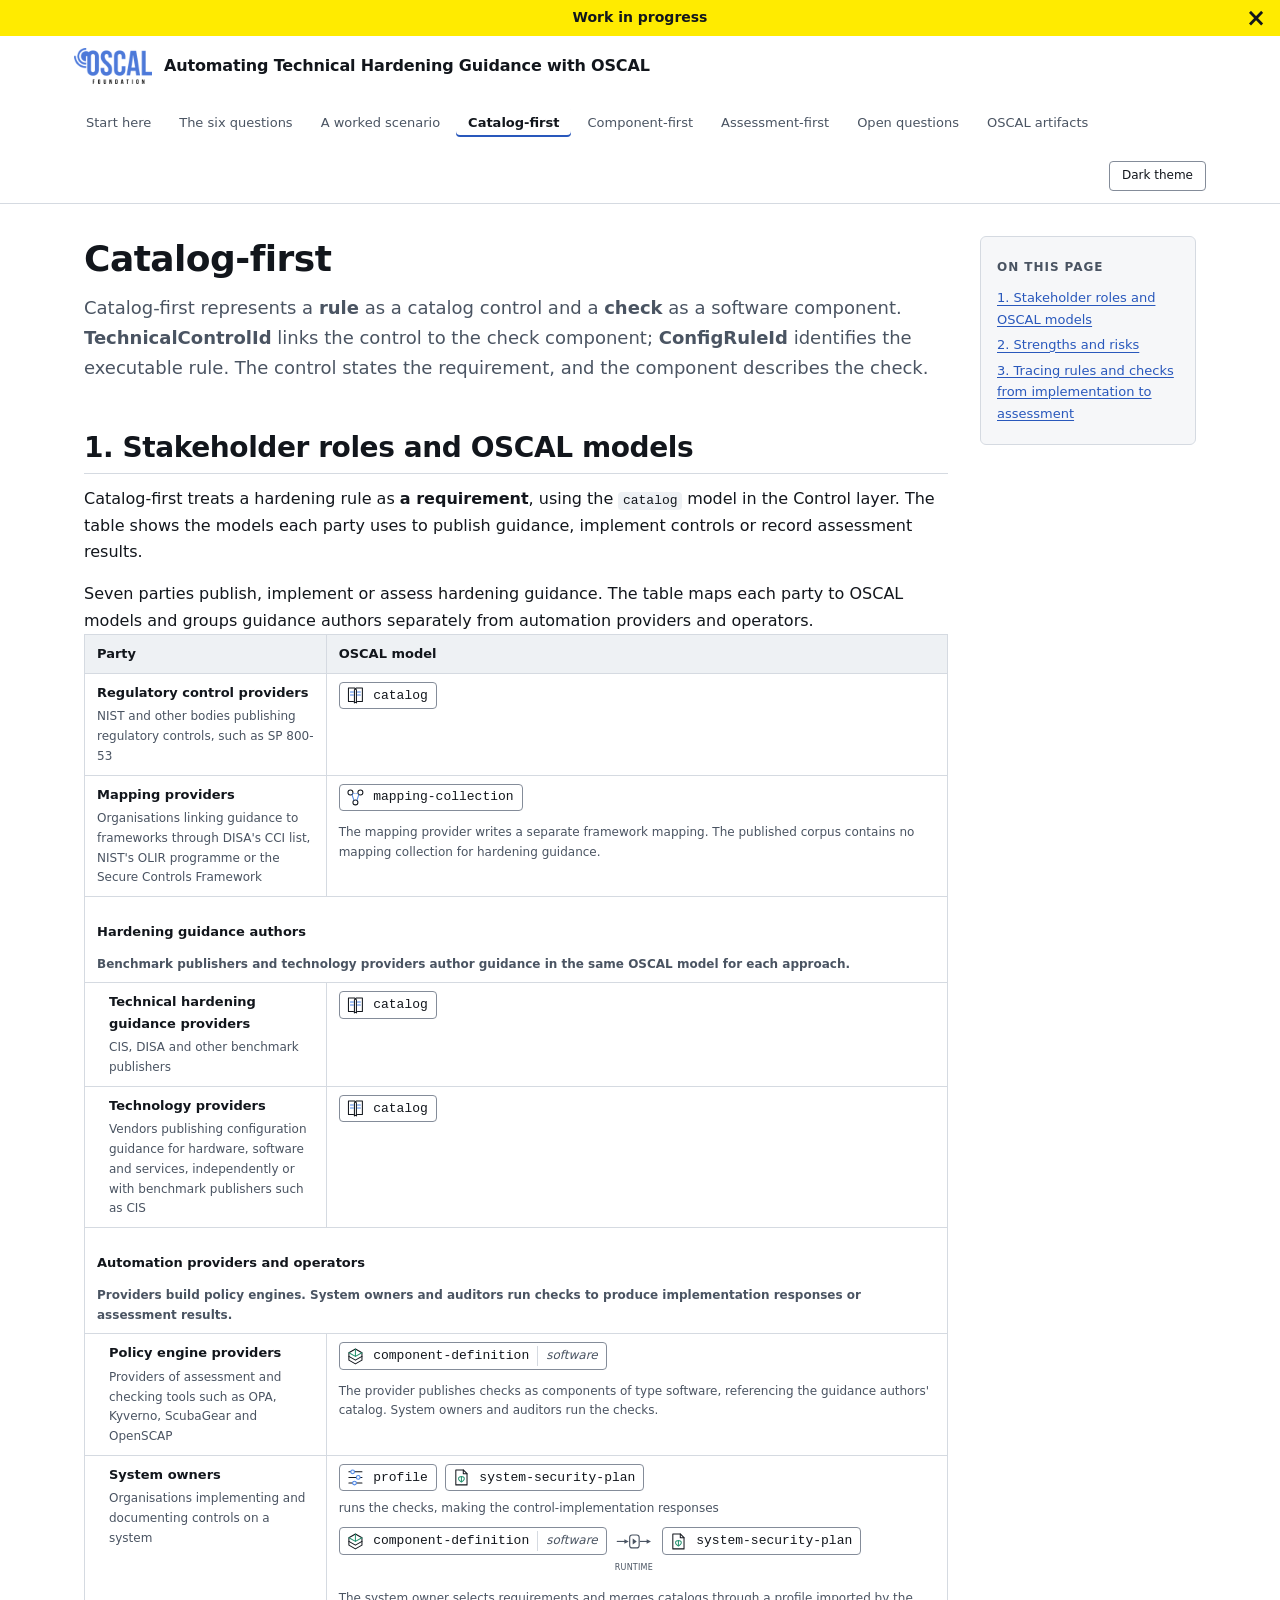
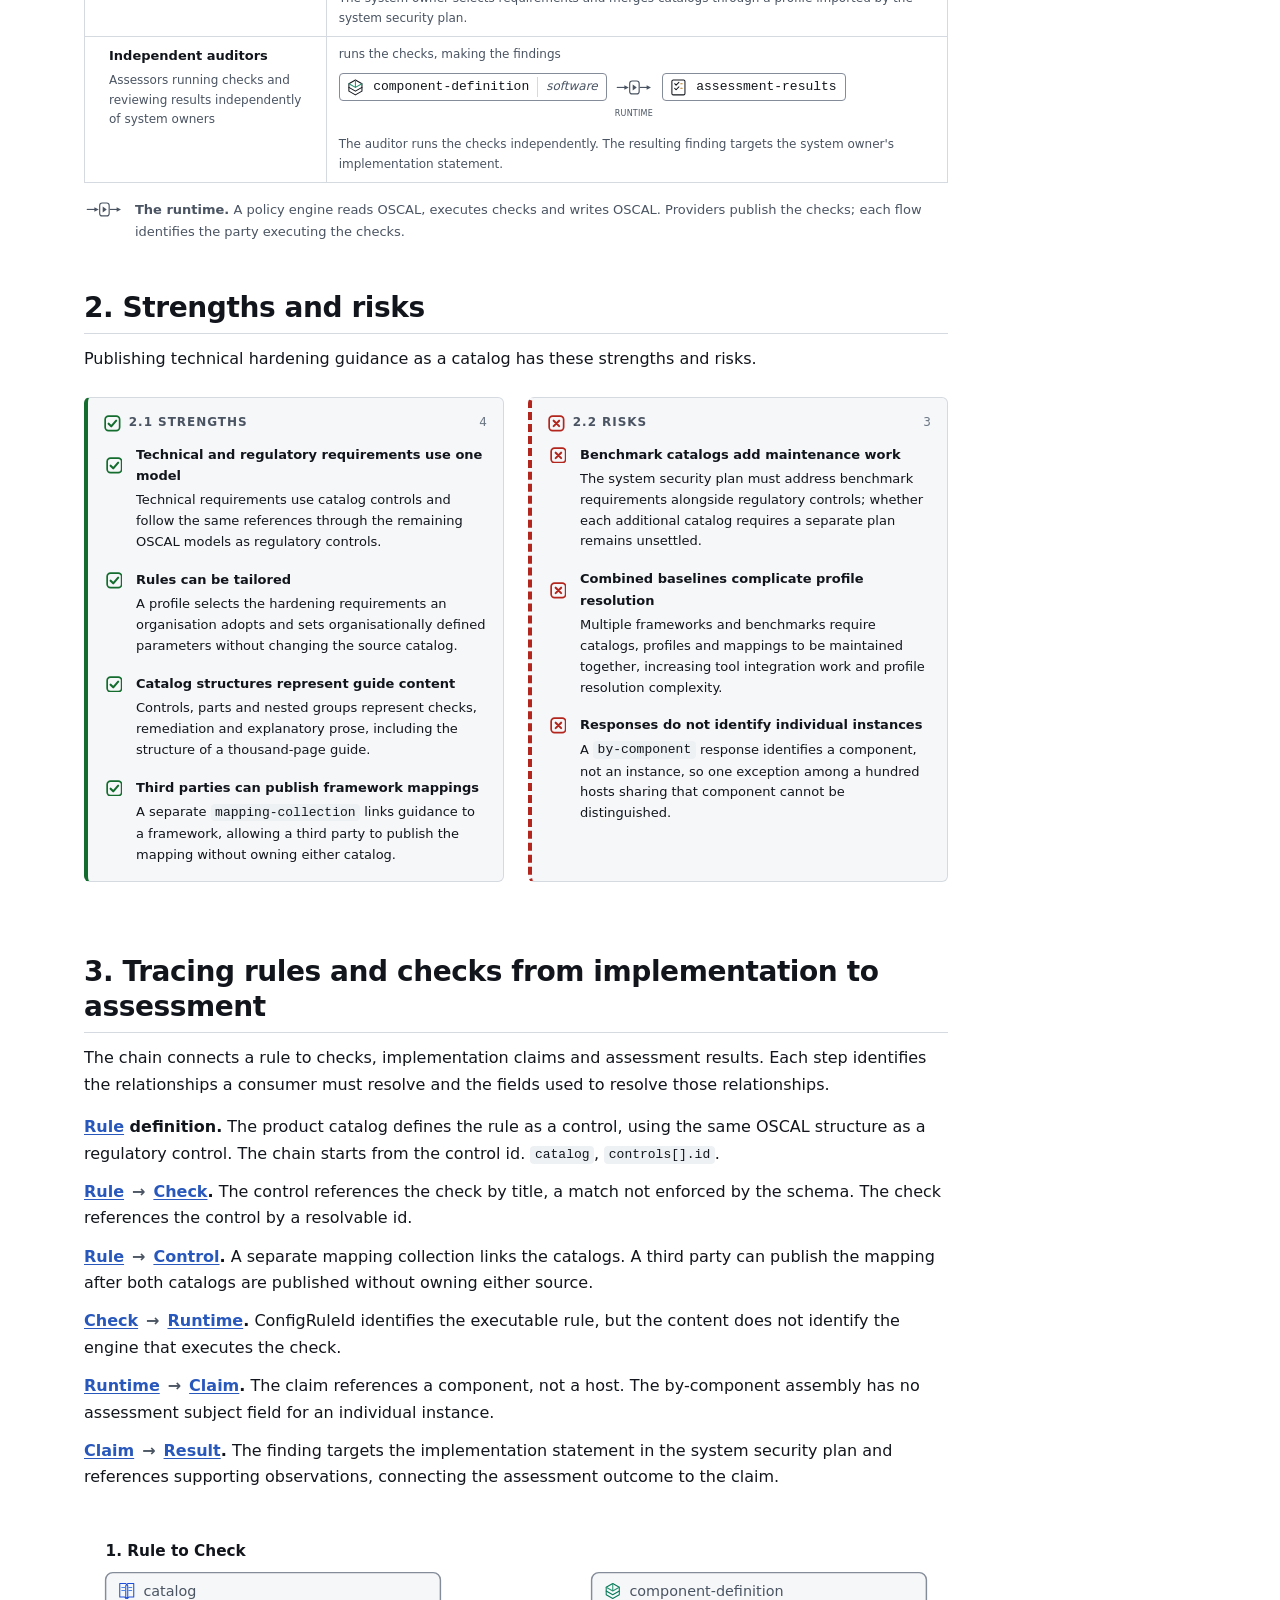
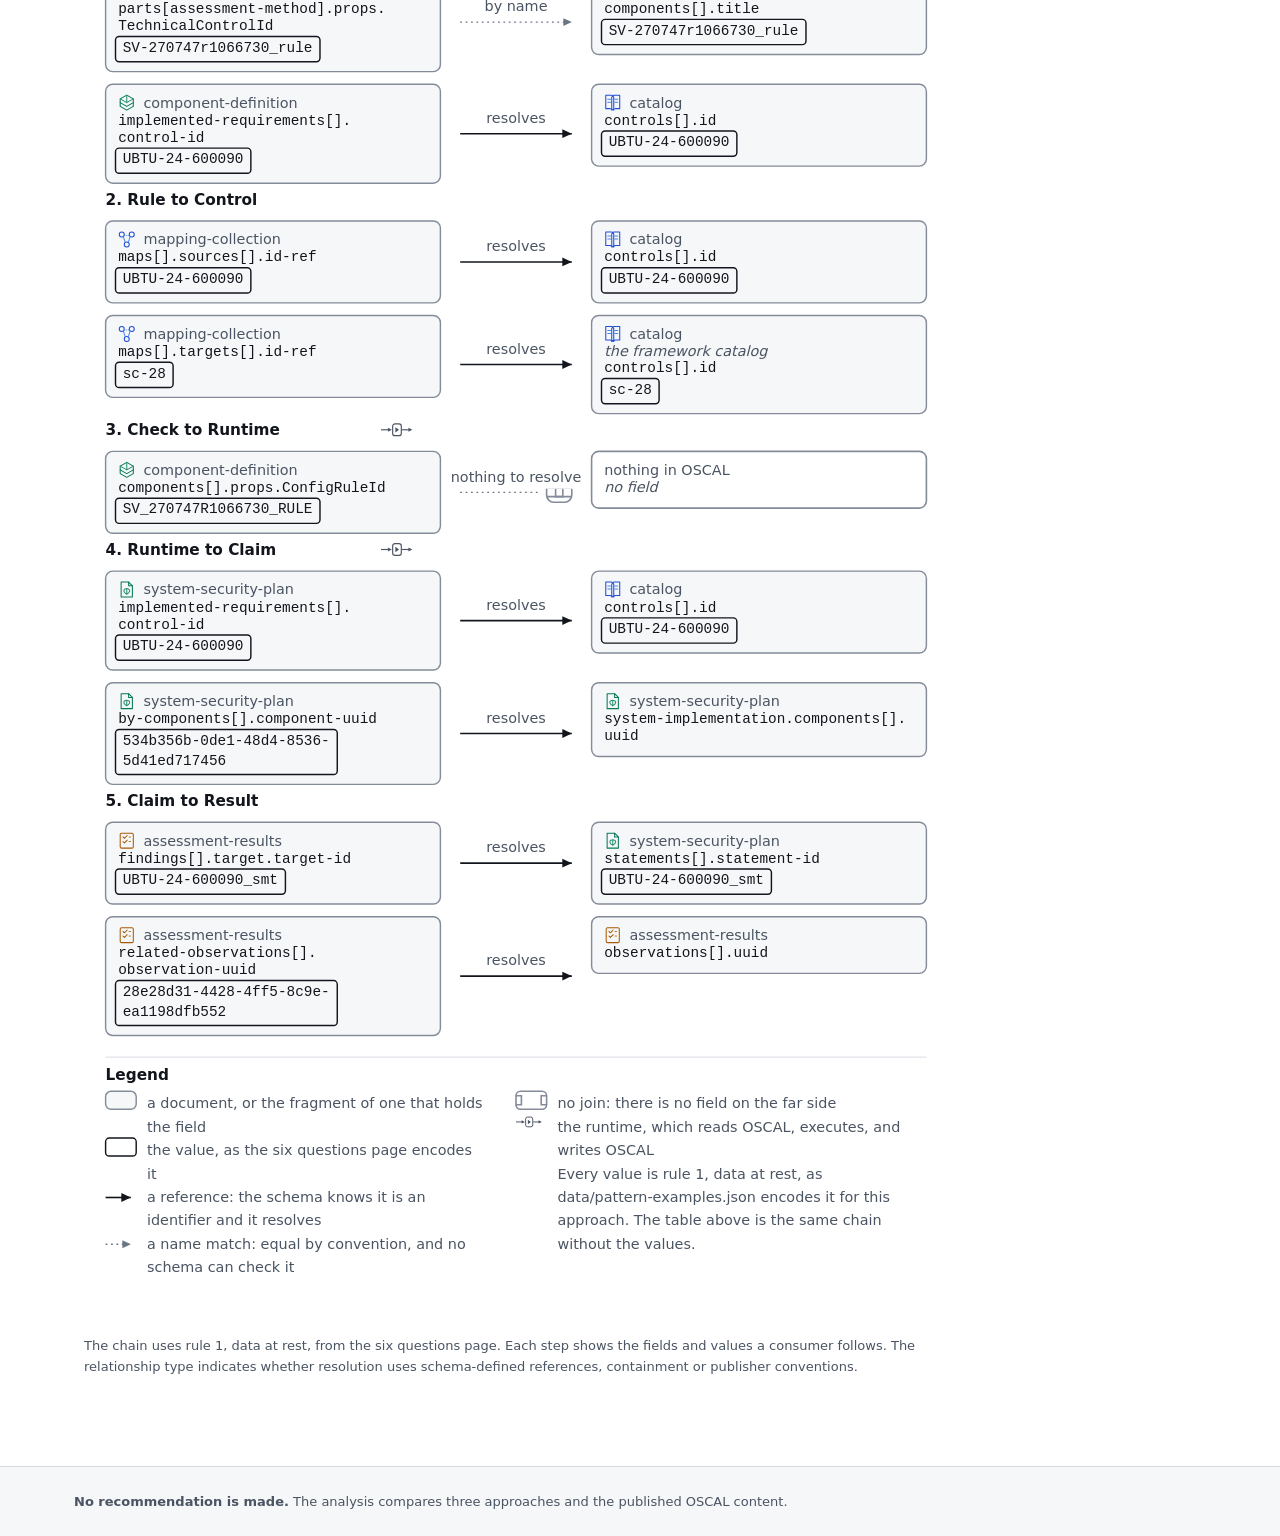
<file: docs/analysis/2026-08-automating-technical-hardening-guidance/catalog-first.html>
<!doctype html>
<html lang="en" data-base=".">
<head>
<meta charset="utf-8">
<meta name="viewport" content="width=device-width, initial-scale=1">
<title>Catalog-first | Automating Technical Hardening Guidance with OSCAL</title>
<meta name="description" content="Hardening guidance uses catalog controls linked to checks represented as software components in component definitions.">
<meta name="color-scheme" content="light dark">
<meta property="og:title" content="Catalog-first">
<meta property="og:description" content="Hardening guidance uses catalog controls linked to checks represented as software components in component definitions.">
<meta property="og:type" content="article">
<meta property="og:site_name" content="Automating Technical Hardening Guidance with OSCAL">
<meta property="og:locale" content="en">
<meta name="twitter:card" content="summary">
<meta name="twitter:title" content="Catalog-first">
<meta name="twitter:description" content="Hardening guidance uses catalog controls linked to checks represented as software components in component definitions.">
<link rel="stylesheet" href="./assets/site.css">
<script>
  /* Set the theme before first paint so the page never flashes the wrong one. */
  (function () {
    var t = null;
    try { t = localStorage.getItem("tfg-theme"); } catch (e) {}
    if (!t) t = matchMedia("(prefers-color-scheme: dark)").matches ? "dark" : "light";
    document.documentElement.setAttribute("data-theme", t);
  })();
</script>
</head>
<body>

<a class="skip-link" href="#main">Skip to content</a>

<aside class="wip-banner" aria-label="Analysis status" hidden>
    <span>Work in progress</span>
    <button type="button" class="wip-banner__dismiss" aria-label="Dismiss work in progress notice" hidden><span aria-hidden="true">×</span></button>
</aside>

<header class="site-header">
  <div class="site-header__inner">
    <p class="site-title"><a href="./index.html"><img class="site-logo site-logo--light" src="./assets/brand/oscal-foundation.png" alt="" width="208" height="96"><img class="site-logo site-logo--dark" src="./assets/brand/oscal-foundation-rev.png" alt="" width="208" height="96"><span>Automating Technical Hardening Guidance with OSCAL</span></a></p>
    <nav class="site-nav" aria-label="Sections">
      <ul>
        <li><a href="./index.html">Start here</a></li>
        <li><a href="./six-questions.html">The six questions</a></li>
        <li><a href="./scenario.html">A worked scenario</a></li>
        <li><a href="./catalog-first.html">Catalog-first</a></li>
        <li><a href="./component-first.html">Component-first</a></li>
        <li><a href="./assessment-first.html">Assessment-first</a></li>
        <li><a href="./questions.html">Open questions</a></li>
        <li><a href="./oscal-artifacts.html">OSCAL artifacts</a></li>
      </ul>
    </nav>
    <button type="button" class="theme-toggle" aria-pressed="false">Dark theme</button>
  </div>
</header>

<main id="main">

<h1>Catalog-first</h1>
<p class="lede">Catalog-first represents a <strong>rule</strong> as a catalog control and a <strong>check</strong> as a software component. <strong>TechnicalControlId</strong> links the control to the check component; <strong>ConfigRuleId</strong> identifies the executable rule. The control states the requirement, and the component describes the check.</p>
<nav class="toc" aria-label="On this page">
  <span class="toc__label">On this page</span>
  <ol>
    <li><a href="#stakeholder">1. Stakeholder roles and OSCAL models</a></li>
    <li><a href="#tradeoffs">2. Strengths and risks</a></li>
    <li><a href="#joins">3. Tracing rules and checks from implementation to assessment</a></li>
  </ol>
</nav>
<section id="stakeholder">
<h2>1. Stakeholder roles and OSCAL models</h2>
<div class="tier2">
  <p>Catalog-first treats a hardening rule as <strong>a requirement</strong>, using the <code>catalog</code> model in the Control layer. The table shows the models each party uses to publish guidance, implement controls or record assessment results.</p>
  <p>Seven parties publish, implement or assess hardening guidance. The table maps each party to OSCAL models and groups guidance authors separately from automation providers and operators.</p>
</div>
<table class="criteria-table stakeholders">
  <thead><tr><th scope="col">Party</th><th scope="col">OSCAL model</th></tr></thead>
  <tbody>
    <tr><th scope="row">Regulatory control providers<span class="stakeholders__who">NIST and other bodies publishing regulatory controls, such as SP 800-53</span></th><td><span class="mflow"><span class="mtile"><span class="model-icon model-icon--control"><svg viewBox="13.0728 14.0728 37.8544 37.8544" aria-hidden="true" focusable="false"><path d="M18 18H30L34 22V48L27 45H18V18Z" stroke-width="2.08" stroke-linecap="round" stroke-linejoin="round" stroke="currentColor" fill="none"/><path d="M46 18H34L30 22V48L37 45H46V18Z" stroke-width="2.08" stroke-linecap="round" stroke-linejoin="round" stroke="currentColor" fill="none"/><path d="M22 26L28 26" class="model-icon__soft" stroke-width="2.08" stroke-linecap="round" fill="none"/><path d="M22 32L28 32" class="model-icon__soft" stroke-width="2.08" stroke-linecap="round" fill="none"/><path d="M36 26L42 26" class="model-icon__soft" stroke-width="2.08" stroke-linecap="round" fill="none"/><path d="M36 32L42 32" class="model-icon__soft" stroke-width="2.08" stroke-linecap="round" fill="none"/></svg></span><span class="mtile__name">catalog</span></span></span></td></tr>
    <tr><th scope="row">Mapping providers<span class="stakeholders__who">Organisations linking guidance to frameworks through DISA's CCI list, NIST's OLIR programme or the Secure Controls Framework</span></th><td><span class="mflow"><span class="mtile"><span class="model-icon model-icon--control"><svg viewBox="13.0728 13.0728 37.8544 37.8544" aria-hidden="true" focusable="false"><circle cx="22" cy="22" r="5" stroke-width="2.08" stroke="currentColor" fill="none"/><circle cx="42" cy="22" r="5" stroke-width="2.08" stroke="currentColor" fill="none"/><circle cx="32" cy="42" r="5" stroke-width="2.08" stroke="currentColor" fill="none"/><path d="M26 24L38 24" class="model-icon__soft" stroke-width="2.08" stroke-dasharray="2 2" fill="none"/><path d="M25 26L29 38" class="model-icon__soft" stroke-width="2.08" fill="none"/><path d="M39 26L35 38" class="model-icon__soft" stroke-width="2.08" fill="none"/></svg></span><span class="mtile__name">mapping-collection</span></span></span><span class="stakeholders__note">The mapping provider writes a separate framework mapping. The published corpus contains no mapping collection for hardening guidance.</span></td></tr>
    <tr class="stakeholders__group"><th scope="colgroup" colspan="2">Hardening guidance authors<span class="stakeholders__note">Benchmark publishers and technology providers author guidance in the same OSCAL model for each approach.</span></th></tr>
    <tr class="stakeholders__in"><th scope="row">Technical hardening guidance providers<span class="stakeholders__who">CIS, DISA and other benchmark publishers</span></th><td><span class="mflow"><span class="mtile"><span class="model-icon model-icon--control"><svg viewBox="13.0728 14.0728 37.8544 37.8544" aria-hidden="true" focusable="false"><path d="M18 18H30L34 22V48L27 45H18V18Z" stroke-width="2.08" stroke-linecap="round" stroke-linejoin="round" stroke="currentColor" fill="none"/><path d="M46 18H34L30 22V48L37 45H46V18Z" stroke-width="2.08" stroke-linecap="round" stroke-linejoin="round" stroke="currentColor" fill="none"/><path d="M22 26L28 26" class="model-icon__soft" stroke-width="2.08" stroke-linecap="round" fill="none"/><path d="M22 32L28 32" class="model-icon__soft" stroke-width="2.08" stroke-linecap="round" fill="none"/><path d="M36 26L42 26" class="model-icon__soft" stroke-width="2.08" stroke-linecap="round" fill="none"/><path d="M36 32L42 32" class="model-icon__soft" stroke-width="2.08" stroke-linecap="round" fill="none"/></svg></span><span class="mtile__name">catalog</span></span></span></td></tr>
    <tr class="stakeholders__in"><th scope="row">Technology providers<span class="stakeholders__who">Vendors publishing configuration guidance for hardware, software and services, independently or with benchmark publishers such as CIS</span></th><td><span class="mflow"><span class="mtile"><span class="model-icon model-icon--control"><svg viewBox="13.0728 14.0728 37.8544 37.8544" aria-hidden="true" focusable="false"><path d="M18 18H30L34 22V48L27 45H18V18Z" stroke-width="2.08" stroke-linecap="round" stroke-linejoin="round" stroke="currentColor" fill="none"/><path d="M46 18H34L30 22V48L37 45H46V18Z" stroke-width="2.08" stroke-linecap="round" stroke-linejoin="round" stroke="currentColor" fill="none"/><path d="M22 26L28 26" class="model-icon__soft" stroke-width="2.08" stroke-linecap="round" fill="none"/><path d="M22 32L28 32" class="model-icon__soft" stroke-width="2.08" stroke-linecap="round" fill="none"/><path d="M36 26L42 26" class="model-icon__soft" stroke-width="2.08" stroke-linecap="round" fill="none"/><path d="M36 32L42 32" class="model-icon__soft" stroke-width="2.08" stroke-linecap="round" fill="none"/></svg></span><span class="mtile__name">catalog</span></span></span></td></tr>
    <tr class="stakeholders__group"><th scope="colgroup" colspan="2">Automation providers and operators<span class="stakeholders__note">Providers build policy engines. System owners and auditors run checks to produce implementation responses or assessment results.</span></th></tr>
    <tr class="stakeholders__in"><th scope="row">Policy engine providers<span class="stakeholders__who">Providers of assessment and checking tools such as OPA, Kyverno, ScubaGear and OpenSCAP</span></th><td><span class="mflow"><span class="mtile"><span class="model-icon model-icon--implementation"><svg viewBox="11.8161 11.8161 40.3678 40.3678" aria-hidden="true" focusable="false"><path d="M32 16L46 24V40L32 48L18 40V24L32 16Z" stroke-width="2.21" stroke-linecap="round" stroke-linejoin="round" stroke="currentColor" fill="none"/><path d="M32 16V32M32 32L46 24M32 32L18 24" class="model-icon__soft" stroke-width="2.21" stroke-linecap="round" stroke-linejoin="round" fill="none"/><path d="M18 32L32 40L46 32" stroke-width="2.21" stroke-linecap="round" stroke-linejoin="round" stroke="currentColor" fill="none"/></svg></span><span class="mtile__name">component-definition</span><span class="mtile__kind">software</span></span></span><span class="stakeholders__note">The provider publishes checks as components of type software, referencing the guidance authors' catalog. System owners and auditors run the checks.</span></td></tr>
    <tr class="stakeholders__in"><th scope="row">System owners<span class="stakeholders__who">Organisations implementing and documenting controls on a system</span></th><td><span class="mflow"><span class="mtile"><span class="model-icon model-icon--control"><svg viewBox="11.8161 11.8161 40.3678 40.3678" aria-hidden="true" focusable="false"><path d="M18 20H46" stroke-width="2.21" stroke-linecap="round" stroke="currentColor" fill="none"/><path d="M18 32H46" stroke-width="2.21" stroke-linecap="round" stroke="currentColor" fill="none"/><path d="M18 44H46" stroke-width="2.21" stroke-linecap="round" stroke="currentColor" fill="none"/><circle cx="26" cy="20" r="4" class="model-icon__soft model-icon__knockout" stroke-width="2.21"/><circle cx="38" cy="32" r="4" class="model-icon__soft model-icon__knockout" stroke-width="2.21"/><circle cx="30" cy="44" r="4" class="model-icon__soft model-icon__knockout" stroke-width="2.21"/></svg></span><span class="mtile__name">profile</span></span><span class="mtile"><span class="model-icon model-icon--implementation"><svg viewBox="11.8161 11.8161 40.3678 40.3678" aria-hidden="true" focusable="false"><path d="M20 16H36L44 24V48H20V16Z" stroke-width="2.21" stroke-linecap="round" stroke-linejoin="round" stroke="currentColor" fill="none"/><path d="M36 16V24H44" stroke-width="2.21" stroke-linecap="round" stroke-linejoin="round" stroke="currentColor" fill="none"/><path d="M32 30V40M32 30L28 31L26 33L26 36L28 39L32 42L36 39L38 36L38 33L36 31L32 30Z" class="model-icon__soft" stroke-width="2.21" stroke-linecap="round" stroke-linejoin="round" fill="none"/></svg></span><span class="mtile__name">system-security-plan</span></span></span><span class="mflow"><span class="mflow__by">runs the checks, making the control-implementation responses</span><span class="mflow__run"><span class="lineage__end"><span class="lineage__box"><span class="mtile"><span class="model-icon model-icon--implementation"><svg viewBox="11.8161 11.8161 40.3678 40.3678" aria-hidden="true" focusable="false"><path d="M32 16L46 24V40L32 48L18 40V24L32 16Z" stroke-width="2.21" stroke-linecap="round" stroke-linejoin="round" stroke="currentColor" fill="none"/><path d="M32 16V32M32 32L46 24M32 32L18 24" class="model-icon__soft" stroke-width="2.21" stroke-linecap="round" stroke-linejoin="round" fill="none"/><path d="M18 32L32 40L46 32" stroke-width="2.21" stroke-linecap="round" stroke-linejoin="round" stroke="currentColor" fill="none"/></svg></span><span class="mtile__name">component-definition</span><span class="mtile__kind">software</span></span></span><span class="lineage__q"></span></span><span class="lineage__end lineage__end--mark"><span class="lineage__box"><svg class="mflow__runtime" viewBox="0 0 46 20" aria-hidden="true" focusable="false"><path d="M1,10 H12.5" fill="none" stroke="currentColor" stroke-width="1.5"/><path d="M16.4,10 L10.8,7.1 v5.8 Z" fill="currentColor"/><rect x="17.6" y="1.7" width="12.2" height="16.6" rx="3.2" fill="none" stroke="currentColor" stroke-width="1.5"/><path d="M21.5,6.1 L26.7,10 L21.5,13.9 Z" fill="currentColor"/><path d="M30.6,10 H41" fill="none" stroke="currentColor" stroke-width="1.5"/><path d="M45,10 L39.4,7.1 v5.8 Z" fill="currentColor"/></svg></span><span class="lineage__q">runtime</span><span class="visually-hidden"> is read by the policy engine, which runs and writes </span></span><span class="lineage__end"><span class="lineage__box"><span class="mtile"><span class="model-icon model-icon--implementation"><svg viewBox="11.8161 11.8161 40.3678 40.3678" aria-hidden="true" focusable="false"><path d="M20 16H36L44 24V48H20V16Z" stroke-width="2.21" stroke-linecap="round" stroke-linejoin="round" stroke="currentColor" fill="none"/><path d="M36 16V24H44" stroke-width="2.21" stroke-linecap="round" stroke-linejoin="round" stroke="currentColor" fill="none"/><path d="M32 30V40M32 30L28 31L26 33L26 36L28 39L32 42L36 39L38 36L38 33L36 31L32 30Z" class="model-icon__soft" stroke-width="2.21" stroke-linecap="round" stroke-linejoin="round" fill="none"/></svg></span><span class="mtile__name">system-security-plan</span></span></span><span class="lineage__q"></span></span></span></span><span class="stakeholders__note">The system owner selects requirements and merges catalogs through a profile imported by the system security plan.</span></td></tr>
    <tr class="stakeholders__in"><th scope="row">Independent auditors<span class="stakeholders__who">Assessors running checks and reviewing results independently of system owners</span></th><td><span class="mflow"><span class="mflow__by">runs the checks, making the findings</span><span class="mflow__run"><span class="lineage__end"><span class="lineage__box"><span class="mtile"><span class="model-icon model-icon--implementation"><svg viewBox="11.8161 11.8161 40.3678 40.3678" aria-hidden="true" focusable="false"><path d="M32 16L46 24V40L32 48L18 40V24L32 16Z" stroke-width="2.21" stroke-linecap="round" stroke-linejoin="round" stroke="currentColor" fill="none"/><path d="M32 16V32M32 32L46 24M32 32L18 24" class="model-icon__soft" stroke-width="2.21" stroke-linecap="round" stroke-linejoin="round" fill="none"/><path d="M18 32L32 40L46 32" stroke-width="2.21" stroke-linecap="round" stroke-linejoin="round" stroke="currentColor" fill="none"/></svg></span><span class="mtile__name">component-definition</span><span class="mtile__kind">software</span></span></span><span class="lineage__q"></span></span><span class="lineage__end lineage__end--mark"><span class="lineage__box"><svg class="mflow__runtime" viewBox="0 0 46 20" aria-hidden="true" focusable="false"><path d="M1,10 H12.5" fill="none" stroke="currentColor" stroke-width="1.5"/><path d="M16.4,10 L10.8,7.1 v5.8 Z" fill="currentColor"/><rect x="17.6" y="1.7" width="12.2" height="16.6" rx="3.2" fill="none" stroke="currentColor" stroke-width="1.5"/><path d="M21.5,6.1 L26.7,10 L21.5,13.9 Z" fill="currentColor"/><path d="M30.6,10 H41" fill="none" stroke="currentColor" stroke-width="1.5"/><path d="M45,10 L39.4,7.1 v5.8 Z" fill="currentColor"/></svg></span><span class="lineage__q">runtime</span><span class="visually-hidden"> is read by the policy engine, which runs and writes </span></span><span class="lineage__end"><span class="lineage__box"><span class="mtile"><span class="model-icon model-icon--assessment"><svg viewBox="11.8161 11.8161 40.3678 40.3678" aria-hidden="true" focusable="false"><rect x="18" y="16" width="28" height="32" rx="3" stroke-width="2.21" stroke="currentColor" fill="none"/><path d="M24 24L27 27L33 21" stroke-width="2.21" stroke-linecap="round" stroke-linejoin="round" stroke="currentColor" fill="none"/><path d="M24 34L27 37L33 31" stroke-width="2.21" stroke-linecap="round" stroke-linejoin="round" stroke="currentColor" fill="none"/><path d="M37 24L40 24" class="model-icon__soft" stroke-width="2.21" stroke-linecap="round" fill="none"/><path d="M37 34L40 34" class="model-icon__soft" stroke-width="2.21" stroke-linecap="round" fill="none"/></svg></span><span class="mtile__name">assessment-results</span></span></span><span class="lineage__q"></span></span></span></span><span class="stakeholders__note">The auditor runs the checks independently. The resulting finding targets the system owner's implementation statement.</span></td></tr>
  </tbody>
</table>
<p class="stakeholders__key"><svg class="mflow__runtime" viewBox="0 0 46 20" aria-hidden="true" focusable="false"><path d="M1,10 H12.5" fill="none" stroke="currentColor" stroke-width="1.5"/><path d="M16.4,10 L10.8,7.1 v5.8 Z" fill="currentColor"/><rect x="17.6" y="1.7" width="12.2" height="16.6" rx="3.2" fill="none" stroke="currentColor" stroke-width="1.5"/><path d="M21.5,6.1 L26.7,10 L21.5,13.9 Z" fill="currentColor"/><path d="M30.6,10 H41" fill="none" stroke="currentColor" stroke-width="1.5"/><path d="M45,10 L39.4,7.1 v5.8 Z" fill="currentColor"/></svg><span><strong>The runtime.</strong> A policy engine reads OSCAL, executes checks and writes OSCAL. Providers publish the checks; each flow identifies the party executing the checks.</span></p>
</section>
<section id="tradeoffs">
<h2>2. Strengths and risks</h2>
<div class="tier2">
  <p>Publishing technical hardening guidance as a catalog has these strengths and risks.</p>
</div>
<div class="tradeoffs">
  <div class="tradeoffs__side tradeoffs__side--pro">
    <h3 class="tradeoffs__head"><span class="tradeoff__mark"><svg viewBox="0 0 16 16" aria-hidden="true" focusable="false"><rect x="1.1" y="1.1" width="13.8" height="13.8" rx="3.2" fill="none" stroke="currentColor" stroke-width="1.6"/><path d="M4.4 8.3 L6.9 10.8 L11.6 5.4" fill="none" stroke="currentColor" stroke-width="2" stroke-linecap="round" stroke-linejoin="round"/></svg></span>2.1 Strengths<span class="tradeoffs__count">4</span></h3>
    <ol class="tradeoffs__list">
      <li class="tradeoff">
        <span class="tradeoff__mark"><svg viewBox="0 0 16 16" aria-hidden="true" focusable="false"><rect x="1.1" y="1.1" width="13.8" height="13.8" rx="3.2" fill="none" stroke="currentColor" stroke-width="1.6"/><path d="M4.4 8.3 L6.9 10.8 L11.6 5.4" fill="none" stroke="currentColor" stroke-width="2" stroke-linecap="round" stroke-linejoin="round"/></svg></span>
        <p class="tradeoff__title">Technical and regulatory requirements use one model</p>
        <p class="tradeoff__body">Technical requirements use catalog controls and follow the same references through the remaining OSCAL models as regulatory controls.</p>
      </li>
      <li class="tradeoff">
        <span class="tradeoff__mark"><svg viewBox="0 0 16 16" aria-hidden="true" focusable="false"><rect x="1.1" y="1.1" width="13.8" height="13.8" rx="3.2" fill="none" stroke="currentColor" stroke-width="1.6"/><path d="M4.4 8.3 L6.9 10.8 L11.6 5.4" fill="none" stroke="currentColor" stroke-width="2" stroke-linecap="round" stroke-linejoin="round"/></svg></span>
        <p class="tradeoff__title">Rules can be tailored</p>
        <p class="tradeoff__body">A profile selects the hardening requirements an organisation adopts and sets organisationally defined parameters without changing the source catalog.</p>
      </li>
      <li class="tradeoff">
        <span class="tradeoff__mark"><svg viewBox="0 0 16 16" aria-hidden="true" focusable="false"><rect x="1.1" y="1.1" width="13.8" height="13.8" rx="3.2" fill="none" stroke="currentColor" stroke-width="1.6"/><path d="M4.4 8.3 L6.9 10.8 L11.6 5.4" fill="none" stroke="currentColor" stroke-width="2" stroke-linecap="round" stroke-linejoin="round"/></svg></span>
        <p class="tradeoff__title">Catalog structures represent guide content</p>
        <p class="tradeoff__body">Controls, parts and nested groups represent checks, remediation and explanatory prose, including the structure of a thousand-page guide.</p>
      </li>
      <li class="tradeoff">
        <span class="tradeoff__mark"><svg viewBox="0 0 16 16" aria-hidden="true" focusable="false"><rect x="1.1" y="1.1" width="13.8" height="13.8" rx="3.2" fill="none" stroke="currentColor" stroke-width="1.6"/><path d="M4.4 8.3 L6.9 10.8 L11.6 5.4" fill="none" stroke="currentColor" stroke-width="2" stroke-linecap="round" stroke-linejoin="round"/></svg></span>
        <p class="tradeoff__title">Third parties can publish framework mappings</p>
        <p class="tradeoff__body">A separate <code>mapping-collection</code> links guidance to a framework, allowing a third party to publish the mapping without owning either catalog.</p>
      </li>
    </ol>
  </div>
  <div class="tradeoffs__side tradeoffs__side--con">
    <h3 class="tradeoffs__head"><span class="tradeoff__mark"><svg viewBox="0 0 16 16" aria-hidden="true" focusable="false"><rect x="1.1" y="1.1" width="13.8" height="13.8" rx="3.2" fill="none" stroke="currentColor" stroke-width="1.6"/><path d="M5.4 5.4 L10.6 10.6 M10.6 5.4 L5.4 10.6" fill="none" stroke="currentColor" stroke-width="2" stroke-linecap="round"/></svg></span>2.2 Risks<span class="tradeoffs__count">3</span></h3>
    <ol class="tradeoffs__list">
      <li class="tradeoff">
        <span class="tradeoff__mark"><svg viewBox="0 0 16 16" aria-hidden="true" focusable="false"><rect x="1.1" y="1.1" width="13.8" height="13.8" rx="3.2" fill="none" stroke="currentColor" stroke-width="1.6"/><path d="M5.4 5.4 L10.6 10.6 M10.6 5.4 L5.4 10.6" fill="none" stroke="currentColor" stroke-width="2" stroke-linecap="round"/></svg></span>
        <p class="tradeoff__title">Benchmark catalogs add maintenance work</p>
        <p class="tradeoff__body">The system security plan must address benchmark requirements alongside regulatory controls; whether each additional catalog requires a separate plan remains unsettled.</p>
      </li>
      <li class="tradeoff">
        <span class="tradeoff__mark"><svg viewBox="0 0 16 16" aria-hidden="true" focusable="false"><rect x="1.1" y="1.1" width="13.8" height="13.8" rx="3.2" fill="none" stroke="currentColor" stroke-width="1.6"/><path d="M5.4 5.4 L10.6 10.6 M10.6 5.4 L5.4 10.6" fill="none" stroke="currentColor" stroke-width="2" stroke-linecap="round"/></svg></span>
        <p class="tradeoff__title">Combined baselines complicate profile resolution</p>
        <p class="tradeoff__body">Multiple frameworks and benchmarks require catalogs, profiles and mappings to be maintained together, increasing tool integration work and profile resolution complexity.</p>
      </li>
      <li class="tradeoff">
        <span class="tradeoff__mark"><svg viewBox="0 0 16 16" aria-hidden="true" focusable="false"><rect x="1.1" y="1.1" width="13.8" height="13.8" rx="3.2" fill="none" stroke="currentColor" stroke-width="1.6"/><path d="M5.4 5.4 L10.6 10.6 M10.6 5.4 L5.4 10.6" fill="none" stroke="currentColor" stroke-width="2" stroke-linecap="round"/></svg></span>
        <p class="tradeoff__title">Responses do not identify individual instances</p>
        <p class="tradeoff__body">A <code>by-component</code> response identifies a component, not an instance, so one exception among a hundred hosts sharing that component cannot be distinguished.</p>
      </li>
    </ol>
  </div>
</div>
</section>
<section id="joins" class="wide">
<h2>3. Tracing rules and checks from implementation to assessment</h2>
<div class="tier2">
  <p>The chain connects a rule to checks, implementation claims and assessment results. Each step identifies the relationships a consumer must resolve and the fields used to resolve those relationships.</p>
  <ol class="joins__steps">
    <li><strong><a href="./six-questions.html#q1-catalog-first">Rule</a> definition.</strong> The product catalog defines the rule as a control, using the same OSCAL structure as a regulatory control. The chain starts from the control id. <code>catalog</code>, <code>controls[].id</code>.</li>
    <li><strong><a href="./six-questions.html#q1-catalog-first">Rule</a> <span class="joins__to" aria-hidden="true">&rarr;</span><span class="visually-hidden">to</span> <a href="./six-questions.html#q3-catalog-first">Check</a>.</strong> The control references the check by title, a match not enforced by the schema. The check references the control by a resolvable id.</li>
    <li><strong><a href="./six-questions.html#q1-catalog-first">Rule</a> <span class="joins__to" aria-hidden="true">&rarr;</span><span class="visually-hidden">to</span> <a href="./six-questions.html#q2-catalog-first">Control</a>.</strong> A separate mapping collection links the catalogs. A third party can publish the mapping after both catalogs are published without owning either source.</li>
    <li><strong><a href="./six-questions.html#q3-catalog-first">Check</a> <span class="joins__to" aria-hidden="true">&rarr;</span><span class="visually-hidden">to</span> <a href="./six-questions.html#q5-catalog-first">Runtime</a>.</strong> ConfigRuleId identifies the executable rule, but the content does not identify the engine that executes the check.</li>
    <li><strong><a href="./six-questions.html#q5-catalog-first">Runtime</a> <span class="joins__to" aria-hidden="true">&rarr;</span><span class="visually-hidden">to</span> <a href="./six-questions.html#q6a-catalog-first">Claim</a>.</strong> The claim references a component, not a host. The by-component assembly has no assessment subject field for an individual instance.</li>
    <li><strong><a href="./six-questions.html#q6a-catalog-first">Claim</a> <span class="joins__to" aria-hidden="true">&rarr;</span><span class="visually-hidden">to</span> <a href="./six-questions.html#q6b-catalog-first">Result</a>.</strong> The finding targets the implementation statement in the system security plan and references supporting observations, connecting the assessment outcome to the claim.</li>
  </ol>
</div>
<figure>
  <div class="diagram" data-diagram="73-join-catalog"></div>
  <figcaption>The chain uses rule 1, data at rest, from the six questions page. Each step shows the fields and values a consumer follows. The relationship type indicates whether resolution uses schema-defined references, containment or publisher conventions.</figcaption>
</figure>
</section>

</main>

<!-- Footer kept identical to assets/shell.html. The generator used to emit a
     longer one carrying provenance, sources and a data-generated stamp; the
     shell was since reduced to the one line that matters and site.js stopped
     wiring data-generated, so regenerating these pages reintroduced a hook
     nothing filled. One footer, one place. -->
<footer class="site-footer">
  <div class="site-footer__inner">
     <p><strong>No recommendation is made.</strong> The analysis compares three
         approaches and the published OSCAL content.</p>
  </div>
</footer>

<!-- Read only when the page is opened from a folder rather than served.
     Generated by tools/bundle.py from data/; a served copy ignores it. -->
<script src="./assets/bundle.js"></script>
<script src="./assets/highlight.js"></script>
<script src="./assets/site.js"></script>

</body>
</html>
</file>
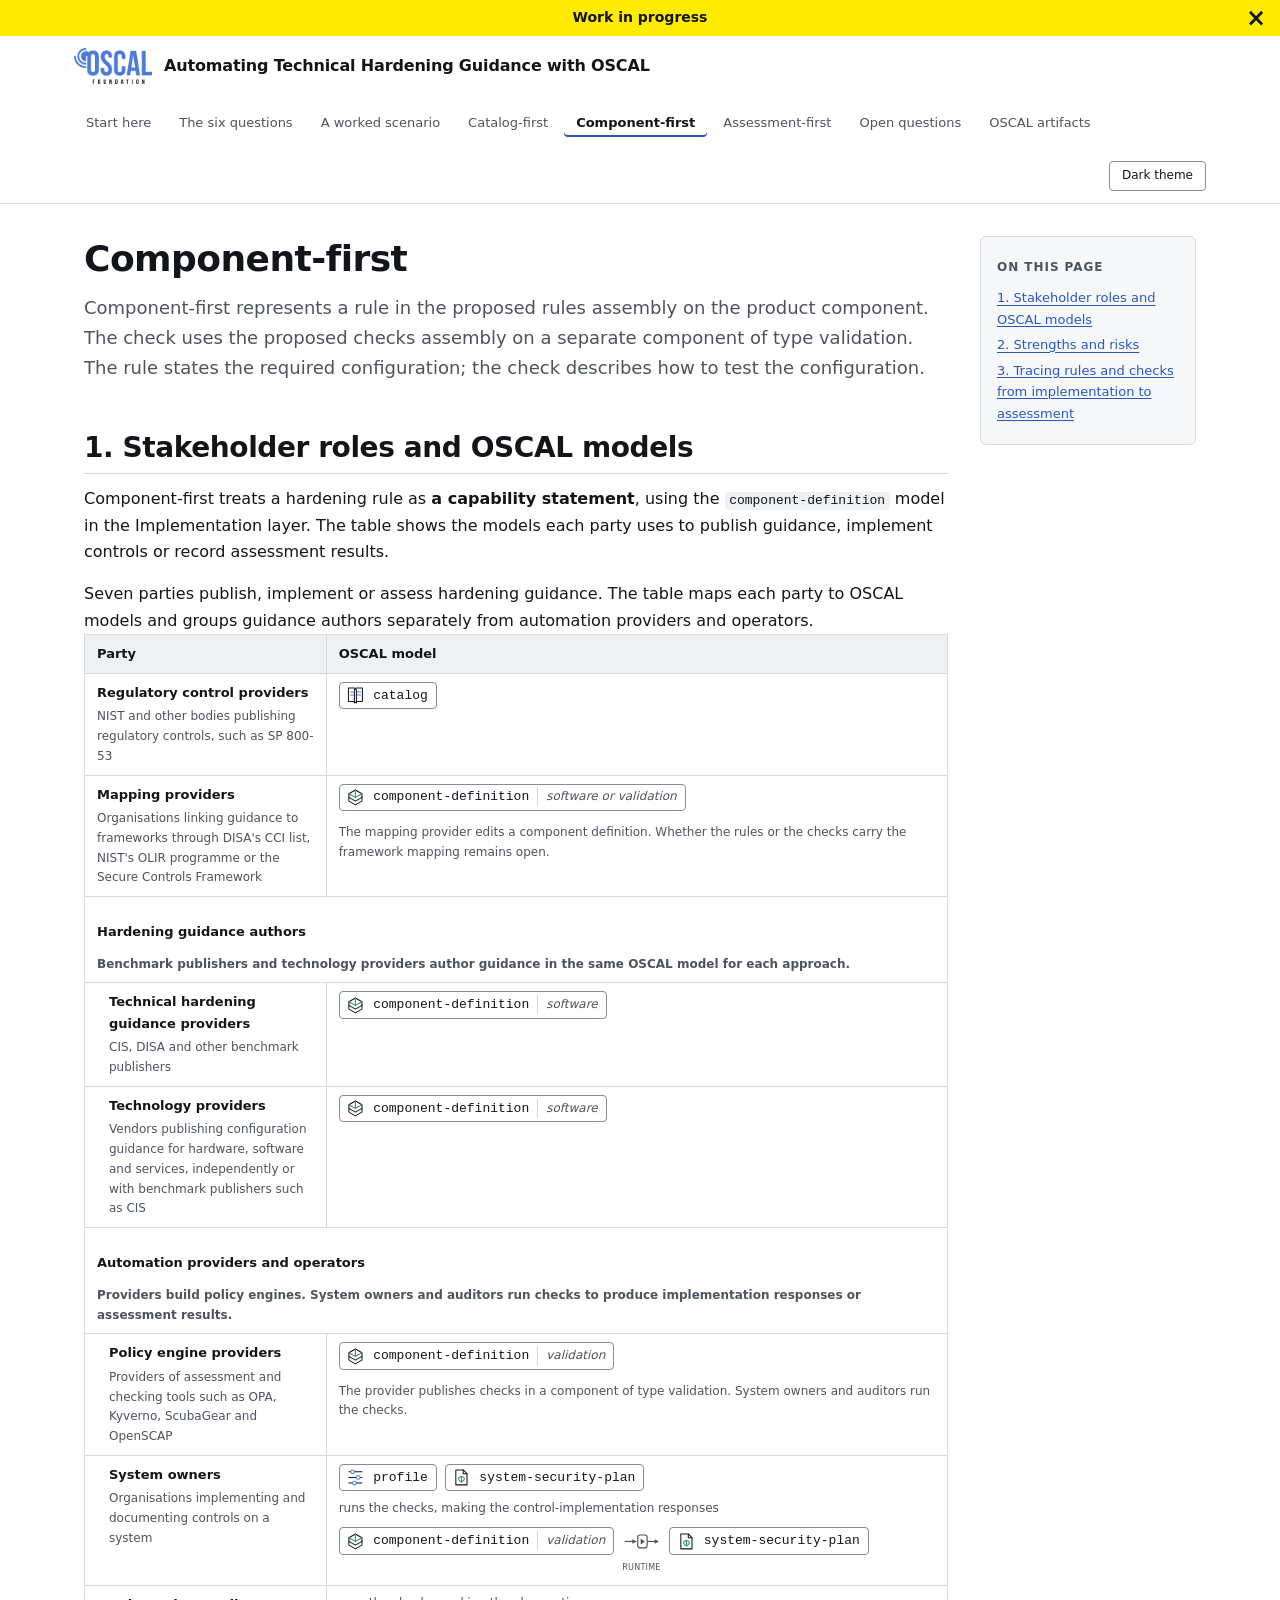
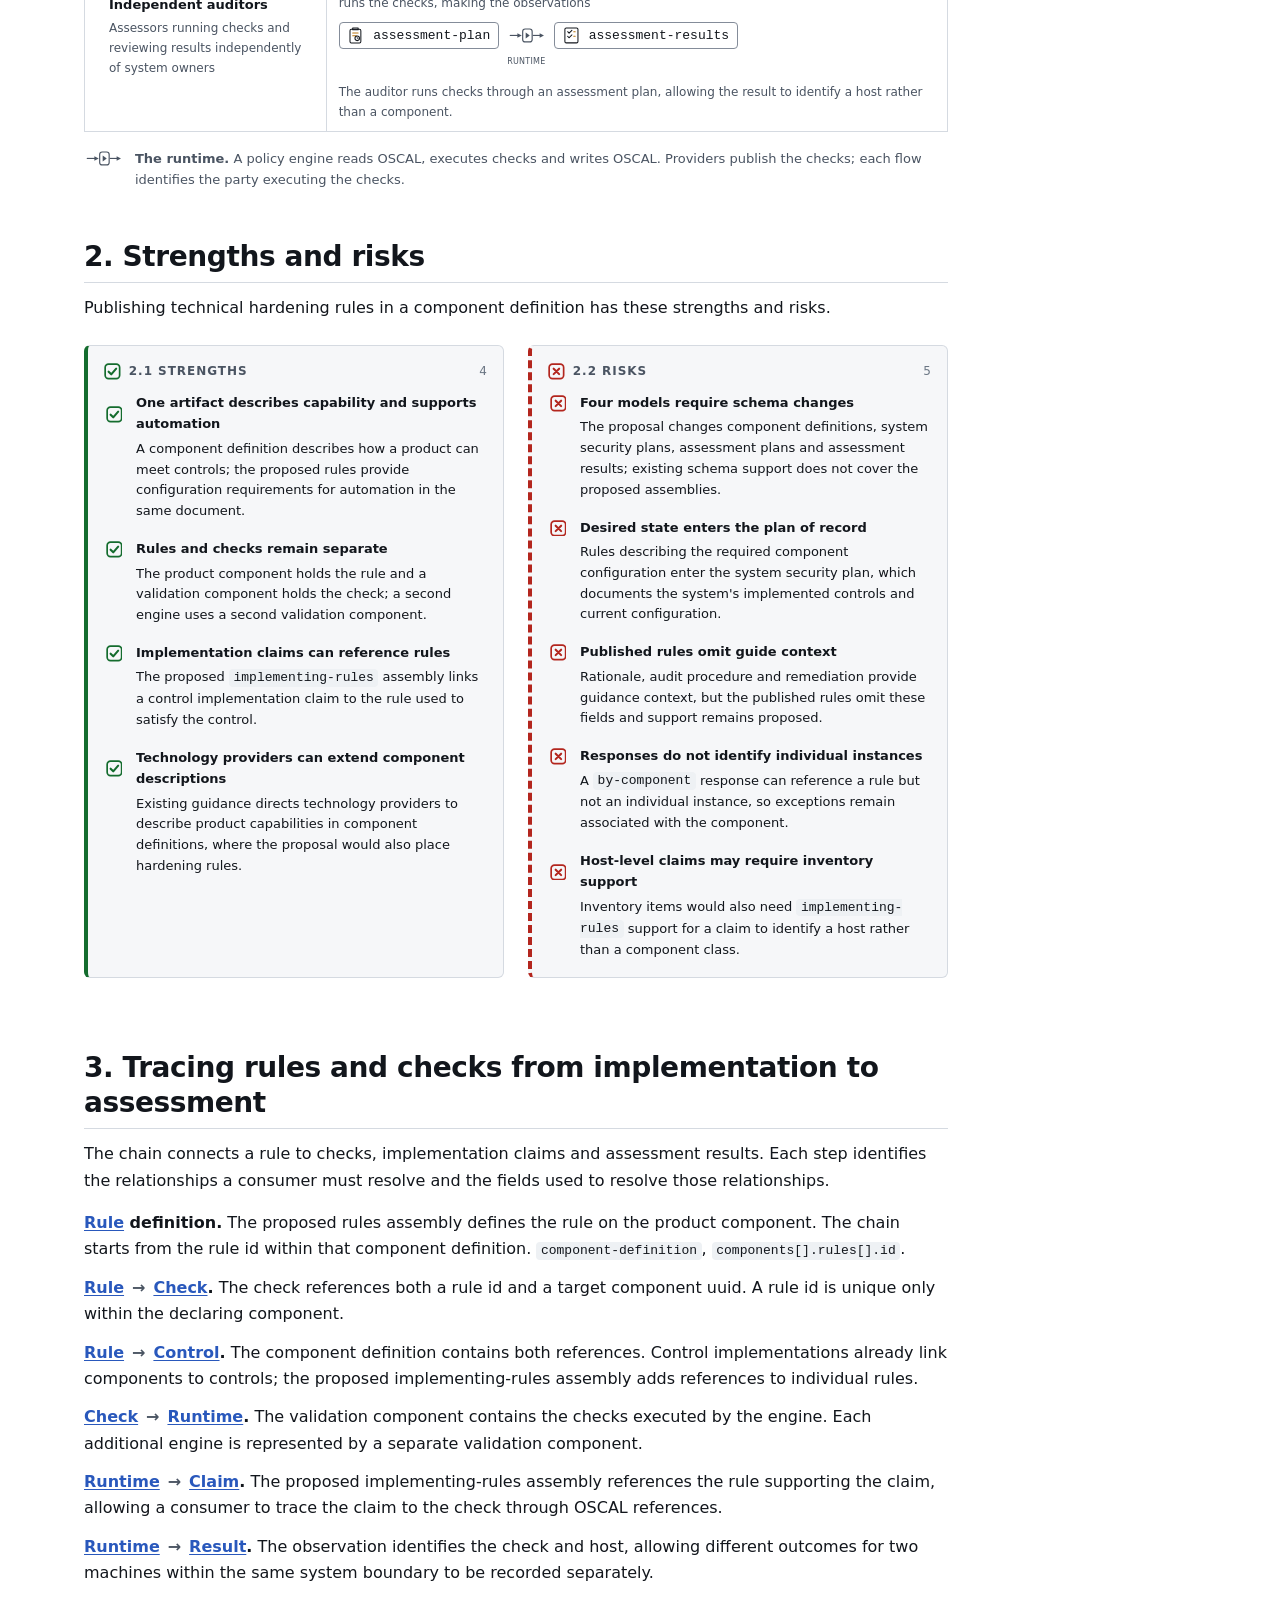
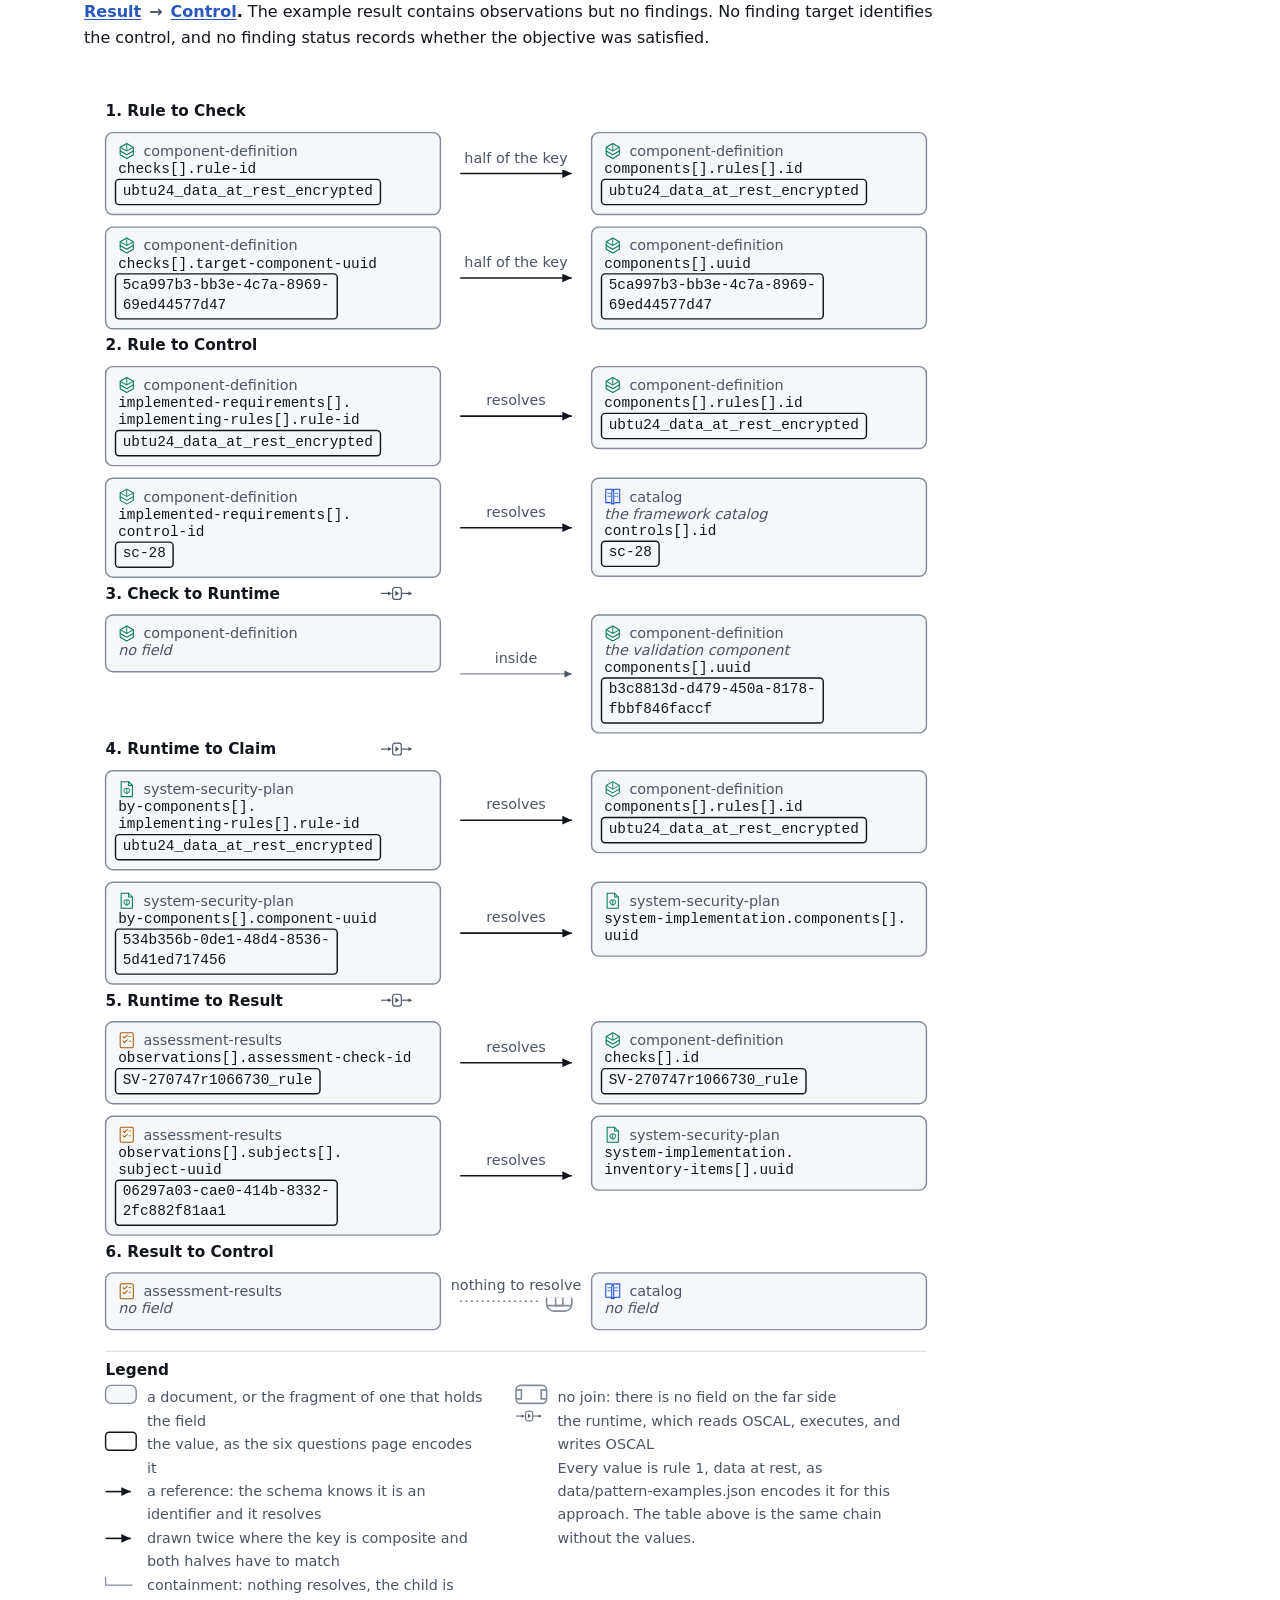
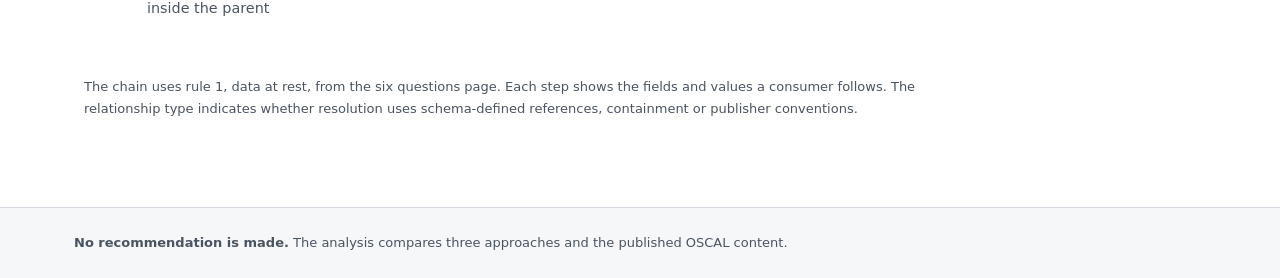
<file: docs/analysis/2026-08-automating-technical-hardening-guidance/component-first.html>
<!doctype html>
<html lang="en" data-base=".">
<head>
<meta charset="utf-8">
<meta name="viewport" content="width=device-width, initial-scale=1">
<title>Component-first | Automating Technical Hardening Guidance with OSCAL</title>
<meta name="description" content="Product components contain proposed rules assemblies; validation components contain proposed checks assemblies. A composite key links each check to a rule.">
<meta name="color-scheme" content="light dark">
<meta property="og:title" content="Component-first">
<meta property="og:description" content="Product components contain proposed rules assemblies; validation components contain proposed checks assemblies. A composite key links each check to a rule.">
<meta property="og:type" content="article">
<meta property="og:site_name" content="Automating Technical Hardening Guidance with OSCAL">
<meta property="og:locale" content="en">
<meta name="twitter:card" content="summary">
<meta name="twitter:title" content="Component-first">
<meta name="twitter:description" content="Product components contain proposed rules assemblies; validation components contain proposed checks assemblies. A composite key links each check to a rule.">
<link rel="stylesheet" href="./assets/site.css">
<script>
  /* Set the theme before first paint so the page never flashes the wrong one. */
  (function () {
    var t = null;
    try { t = localStorage.getItem("tfg-theme"); } catch (e) {}
    if (!t) t = matchMedia("(prefers-color-scheme: dark)").matches ? "dark" : "light";
    document.documentElement.setAttribute("data-theme", t);
  })();
</script>
</head>
<body>

<a class="skip-link" href="#main">Skip to content</a>

<aside class="wip-banner" aria-label="Analysis status" hidden>
    <span>Work in progress</span>
    <button type="button" class="wip-banner__dismiss" aria-label="Dismiss work in progress notice" hidden><span aria-hidden="true">×</span></button>
</aside>

<header class="site-header">
  <div class="site-header__inner">
    <p class="site-title"><a href="./index.html"><img class="site-logo site-logo--light" src="./assets/brand/oscal-foundation.png" alt="" width="208" height="96"><img class="site-logo site-logo--dark" src="./assets/brand/oscal-foundation-rev.png" alt="" width="208" height="96"><span>Automating Technical Hardening Guidance with OSCAL</span></a></p>
    <nav class="site-nav" aria-label="Sections">
      <ul>
        <li><a href="./index.html">Start here</a></li>
        <li><a href="./six-questions.html">The six questions</a></li>
        <li><a href="./scenario.html">A worked scenario</a></li>
        <li><a href="./catalog-first.html">Catalog-first</a></li>
        <li><a href="./component-first.html">Component-first</a></li>
        <li><a href="./assessment-first.html">Assessment-first</a></li>
        <li><a href="./questions.html">Open questions</a></li>
        <li><a href="./oscal-artifacts.html">OSCAL artifacts</a></li>
      </ul>
    </nav>
    <button type="button" class="theme-toggle" aria-pressed="false">Dark theme</button>
  </div>
</header>

<main id="main">

<h1>Component-first</h1>
<p class="lede">Component-first represents a rule in the proposed rules assembly on the product component. The check uses the proposed checks assembly on a separate component of type validation. The rule states the required configuration; the check describes how to test the configuration.</p>
<nav class="toc" aria-label="On this page">
  <span class="toc__label">On this page</span>
  <ol>
    <li><a href="#stakeholder">1. Stakeholder roles and OSCAL models</a></li>
    <li><a href="#tradeoffs">2. Strengths and risks</a></li>
    <li><a href="#joins">3. Tracing rules and checks from implementation to assessment</a></li>
  </ol>
</nav>
<section id="stakeholder">
<h2>1. Stakeholder roles and OSCAL models</h2>
<div class="tier2">
  <p>Component-first treats a hardening rule as <strong>a capability statement</strong>, using the <code>component-definition</code> model in the Implementation layer. The table shows the models each party uses to publish guidance, implement controls or record assessment results.</p>
  <p>Seven parties publish, implement or assess hardening guidance. The table maps each party to OSCAL models and groups guidance authors separately from automation providers and operators.</p>
</div>
<table class="criteria-table stakeholders">
  <thead><tr><th scope="col">Party</th><th scope="col">OSCAL model</th></tr></thead>
  <tbody>
    <tr><th scope="row">Regulatory control providers<span class="stakeholders__who">NIST and other bodies publishing regulatory controls, such as SP 800-53</span></th><td><span class="mflow"><span class="mtile"><span class="model-icon model-icon--control"><svg viewBox="13.0728 14.0728 37.8544 37.8544" aria-hidden="true" focusable="false"><path d="M18 18H30L34 22V48L27 45H18V18Z" stroke-width="2.08" stroke-linecap="round" stroke-linejoin="round" stroke="currentColor" fill="none"/><path d="M46 18H34L30 22V48L37 45H46V18Z" stroke-width="2.08" stroke-linecap="round" stroke-linejoin="round" stroke="currentColor" fill="none"/><path d="M22 26L28 26" class="model-icon__soft" stroke-width="2.08" stroke-linecap="round" fill="none"/><path d="M22 32L28 32" class="model-icon__soft" stroke-width="2.08" stroke-linecap="round" fill="none"/><path d="M36 26L42 26" class="model-icon__soft" stroke-width="2.08" stroke-linecap="round" fill="none"/><path d="M36 32L42 32" class="model-icon__soft" stroke-width="2.08" stroke-linecap="round" fill="none"/></svg></span><span class="mtile__name">catalog</span></span></span></td></tr>
    <tr><th scope="row">Mapping providers<span class="stakeholders__who">Organisations linking guidance to frameworks through DISA's CCI list, NIST's OLIR programme or the Secure Controls Framework</span></th><td><span class="mflow"><span class="mtile"><span class="model-icon model-icon--implementation"><svg viewBox="11.8161 11.8161 40.3678 40.3678" aria-hidden="true" focusable="false"><path d="M32 16L46 24V40L32 48L18 40V24L32 16Z" stroke-width="2.21" stroke-linecap="round" stroke-linejoin="round" stroke="currentColor" fill="none"/><path d="M32 16V32M32 32L46 24M32 32L18 24" class="model-icon__soft" stroke-width="2.21" stroke-linecap="round" stroke-linejoin="round" fill="none"/><path d="M18 32L32 40L46 32" stroke-width="2.21" stroke-linecap="round" stroke-linejoin="round" stroke="currentColor" fill="none"/></svg></span><span class="mtile__name">component-definition</span><span class="mtile__kind">software or validation</span></span></span><span class="stakeholders__note">The mapping provider edits a component definition. Whether the rules or the checks carry the framework mapping remains open.</span></td></tr>
    <tr class="stakeholders__group"><th scope="colgroup" colspan="2">Hardening guidance authors<span class="stakeholders__note">Benchmark publishers and technology providers author guidance in the same OSCAL model for each approach.</span></th></tr>
    <tr class="stakeholders__in"><th scope="row">Technical hardening guidance providers<span class="stakeholders__who">CIS, DISA and other benchmark publishers</span></th><td><span class="mflow"><span class="mtile"><span class="model-icon model-icon--implementation"><svg viewBox="11.8161 11.8161 40.3678 40.3678" aria-hidden="true" focusable="false"><path d="M32 16L46 24V40L32 48L18 40V24L32 16Z" stroke-width="2.21" stroke-linecap="round" stroke-linejoin="round" stroke="currentColor" fill="none"/><path d="M32 16V32M32 32L46 24M32 32L18 24" class="model-icon__soft" stroke-width="2.21" stroke-linecap="round" stroke-linejoin="round" fill="none"/><path d="M18 32L32 40L46 32" stroke-width="2.21" stroke-linecap="round" stroke-linejoin="round" stroke="currentColor" fill="none"/></svg></span><span class="mtile__name">component-definition</span><span class="mtile__kind">software</span></span></span></td></tr>
    <tr class="stakeholders__in"><th scope="row">Technology providers<span class="stakeholders__who">Vendors publishing configuration guidance for hardware, software and services, independently or with benchmark publishers such as CIS</span></th><td><span class="mflow"><span class="mtile"><span class="model-icon model-icon--implementation"><svg viewBox="11.8161 11.8161 40.3678 40.3678" aria-hidden="true" focusable="false"><path d="M32 16L46 24V40L32 48L18 40V24L32 16Z" stroke-width="2.21" stroke-linecap="round" stroke-linejoin="round" stroke="currentColor" fill="none"/><path d="M32 16V32M32 32L46 24M32 32L18 24" class="model-icon__soft" stroke-width="2.21" stroke-linecap="round" stroke-linejoin="round" fill="none"/><path d="M18 32L32 40L46 32" stroke-width="2.21" stroke-linecap="round" stroke-linejoin="round" stroke="currentColor" fill="none"/></svg></span><span class="mtile__name">component-definition</span><span class="mtile__kind">software</span></span></span></td></tr>
    <tr class="stakeholders__group"><th scope="colgroup" colspan="2">Automation providers and operators<span class="stakeholders__note">Providers build policy engines. System owners and auditors run checks to produce implementation responses or assessment results.</span></th></tr>
    <tr class="stakeholders__in"><th scope="row">Policy engine providers<span class="stakeholders__who">Providers of assessment and checking tools such as OPA, Kyverno, ScubaGear and OpenSCAP</span></th><td><span class="mflow"><span class="mtile"><span class="model-icon model-icon--implementation"><svg viewBox="11.8161 11.8161 40.3678 40.3678" aria-hidden="true" focusable="false"><path d="M32 16L46 24V40L32 48L18 40V24L32 16Z" stroke-width="2.21" stroke-linecap="round" stroke-linejoin="round" stroke="currentColor" fill="none"/><path d="M32 16V32M32 32L46 24M32 32L18 24" class="model-icon__soft" stroke-width="2.21" stroke-linecap="round" stroke-linejoin="round" fill="none"/><path d="M18 32L32 40L46 32" stroke-width="2.21" stroke-linecap="round" stroke-linejoin="round" stroke="currentColor" fill="none"/></svg></span><span class="mtile__name">component-definition</span><span class="mtile__kind">validation</span></span></span><span class="stakeholders__note">The provider publishes checks in a component of type validation. System owners and auditors run the checks.</span></td></tr>
    <tr class="stakeholders__in"><th scope="row">System owners<span class="stakeholders__who">Organisations implementing and documenting controls on a system</span></th><td><span class="mflow"><span class="mtile"><span class="model-icon model-icon--control"><svg viewBox="11.8161 11.8161 40.3678 40.3678" aria-hidden="true" focusable="false"><path d="M18 20H46" stroke-width="2.21" stroke-linecap="round" stroke="currentColor" fill="none"/><path d="M18 32H46" stroke-width="2.21" stroke-linecap="round" stroke="currentColor" fill="none"/><path d="M18 44H46" stroke-width="2.21" stroke-linecap="round" stroke="currentColor" fill="none"/><circle cx="26" cy="20" r="4" class="model-icon__soft model-icon__knockout" stroke-width="2.21"/><circle cx="38" cy="32" r="4" class="model-icon__soft model-icon__knockout" stroke-width="2.21"/><circle cx="30" cy="44" r="4" class="model-icon__soft model-icon__knockout" stroke-width="2.21"/></svg></span><span class="mtile__name">profile</span></span><span class="mtile"><span class="model-icon model-icon--implementation"><svg viewBox="11.8161 11.8161 40.3678 40.3678" aria-hidden="true" focusable="false"><path d="M20 16H36L44 24V48H20V16Z" stroke-width="2.21" stroke-linecap="round" stroke-linejoin="round" stroke="currentColor" fill="none"/><path d="M36 16V24H44" stroke-width="2.21" stroke-linecap="round" stroke-linejoin="round" stroke="currentColor" fill="none"/><path d="M32 30V40M32 30L28 31L26 33L26 36L28 39L32 42L36 39L38 36L38 33L36 31L32 30Z" class="model-icon__soft" stroke-width="2.21" stroke-linecap="round" stroke-linejoin="round" fill="none"/></svg></span><span class="mtile__name">system-security-plan</span></span></span><span class="mflow"><span class="mflow__by">runs the checks, making the control-implementation responses</span><span class="mflow__run"><span class="lineage__end"><span class="lineage__box"><span class="mtile"><span class="model-icon model-icon--implementation"><svg viewBox="11.8161 11.8161 40.3678 40.3678" aria-hidden="true" focusable="false"><path d="M32 16L46 24V40L32 48L18 40V24L32 16Z" stroke-width="2.21" stroke-linecap="round" stroke-linejoin="round" stroke="currentColor" fill="none"/><path d="M32 16V32M32 32L46 24M32 32L18 24" class="model-icon__soft" stroke-width="2.21" stroke-linecap="round" stroke-linejoin="round" fill="none"/><path d="M18 32L32 40L46 32" stroke-width="2.21" stroke-linecap="round" stroke-linejoin="round" stroke="currentColor" fill="none"/></svg></span><span class="mtile__name">component-definition</span><span class="mtile__kind">validation</span></span></span><span class="lineage__q"></span></span><span class="lineage__end lineage__end--mark"><span class="lineage__box"><svg class="mflow__runtime" viewBox="0 0 46 20" aria-hidden="true" focusable="false"><path d="M1,10 H12.5" fill="none" stroke="currentColor" stroke-width="1.5"/><path d="M16.4,10 L10.8,7.1 v5.8 Z" fill="currentColor"/><rect x="17.6" y="1.7" width="12.2" height="16.6" rx="3.2" fill="none" stroke="currentColor" stroke-width="1.5"/><path d="M21.5,6.1 L26.7,10 L21.5,13.9 Z" fill="currentColor"/><path d="M30.6,10 H41" fill="none" stroke="currentColor" stroke-width="1.5"/><path d="M45,10 L39.4,7.1 v5.8 Z" fill="currentColor"/></svg></span><span class="lineage__q">runtime</span><span class="visually-hidden"> is read by the policy engine, which runs and writes </span></span><span class="lineage__end"><span class="lineage__box"><span class="mtile"><span class="model-icon model-icon--implementation"><svg viewBox="11.8161 11.8161 40.3678 40.3678" aria-hidden="true" focusable="false"><path d="M20 16H36L44 24V48H20V16Z" stroke-width="2.21" stroke-linecap="round" stroke-linejoin="round" stroke="currentColor" fill="none"/><path d="M36 16V24H44" stroke-width="2.21" stroke-linecap="round" stroke-linejoin="round" stroke="currentColor" fill="none"/><path d="M32 30V40M32 30L28 31L26 33L26 36L28 39L32 42L36 39L38 36L38 33L36 31L32 30Z" class="model-icon__soft" stroke-width="2.21" stroke-linecap="round" stroke-linejoin="round" fill="none"/></svg></span><span class="mtile__name">system-security-plan</span></span></span><span class="lineage__q"></span></span></span></span></td></tr>
    <tr class="stakeholders__in"><th scope="row">Independent auditors<span class="stakeholders__who">Assessors running checks and reviewing results independently of system owners</span></th><td><span class="mflow"><span class="mflow__by">runs the checks, making the observations</span><span class="mflow__run"><span class="lineage__end"><span class="lineage__box"><span class="mtile"><span class="model-icon model-icon--assessment"><svg viewBox="11.1907 10.6907 41.6186 41.6186" aria-hidden="true" focusable="false"><rect x="20" y="18" width="24" height="30" rx="3" stroke-width="2.27" stroke="currentColor" fill="none"/><path d="M26 15H38V19H26V15Z" stroke-width="2.27" stroke-linejoin="round" stroke="currentColor" fill="none"/><path d="M26 26L38 26" class="model-icon__soft" stroke-width="2.27" stroke-linecap="round" fill="none"/><path d="M26 32L34 32" class="model-icon__soft" stroke-width="2.27" stroke-linecap="round" fill="none"/><circle cx="36" cy="38" r="5" stroke-width="2.27" stroke="currentColor" fill="none"/><path d="M36 36V38H38" stroke-width="1.70" stroke-linecap="round" stroke="currentColor" fill="none"/></svg></span><span class="mtile__name">assessment-plan</span></span></span><span class="lineage__q"></span></span><span class="lineage__end lineage__end--mark"><span class="lineage__box"><svg class="mflow__runtime" viewBox="0 0 46 20" aria-hidden="true" focusable="false"><path d="M1,10 H12.5" fill="none" stroke="currentColor" stroke-width="1.5"/><path d="M16.4,10 L10.8,7.1 v5.8 Z" fill="currentColor"/><rect x="17.6" y="1.7" width="12.2" height="16.6" rx="3.2" fill="none" stroke="currentColor" stroke-width="1.5"/><path d="M21.5,6.1 L26.7,10 L21.5,13.9 Z" fill="currentColor"/><path d="M30.6,10 H41" fill="none" stroke="currentColor" stroke-width="1.5"/><path d="M45,10 L39.4,7.1 v5.8 Z" fill="currentColor"/></svg></span><span class="lineage__q">runtime</span><span class="visually-hidden"> is read by the policy engine, which runs and writes </span></span><span class="lineage__end"><span class="lineage__box"><span class="mtile"><span class="model-icon model-icon--assessment"><svg viewBox="11.8161 11.8161 40.3678 40.3678" aria-hidden="true" focusable="false"><rect x="18" y="16" width="28" height="32" rx="3" stroke-width="2.21" stroke="currentColor" fill="none"/><path d="M24 24L27 27L33 21" stroke-width="2.21" stroke-linecap="round" stroke-linejoin="round" stroke="currentColor" fill="none"/><path d="M24 34L27 37L33 31" stroke-width="2.21" stroke-linecap="round" stroke-linejoin="round" stroke="currentColor" fill="none"/><path d="M37 24L40 24" class="model-icon__soft" stroke-width="2.21" stroke-linecap="round" fill="none"/><path d="M37 34L40 34" class="model-icon__soft" stroke-width="2.21" stroke-linecap="round" fill="none"/></svg></span><span class="mtile__name">assessment-results</span></span></span><span class="lineage__q"></span></span></span></span><span class="stakeholders__note">The auditor runs checks through an assessment plan, allowing the result to identify a host rather than a component.</span></td></tr>
  </tbody>
</table>
<p class="stakeholders__key"><svg class="mflow__runtime" viewBox="0 0 46 20" aria-hidden="true" focusable="false"><path d="M1,10 H12.5" fill="none" stroke="currentColor" stroke-width="1.5"/><path d="M16.4,10 L10.8,7.1 v5.8 Z" fill="currentColor"/><rect x="17.6" y="1.7" width="12.2" height="16.6" rx="3.2" fill="none" stroke="currentColor" stroke-width="1.5"/><path d="M21.5,6.1 L26.7,10 L21.5,13.9 Z" fill="currentColor"/><path d="M30.6,10 H41" fill="none" stroke="currentColor" stroke-width="1.5"/><path d="M45,10 L39.4,7.1 v5.8 Z" fill="currentColor"/></svg><span><strong>The runtime.</strong> A policy engine reads OSCAL, executes checks and writes OSCAL. Providers publish the checks; each flow identifies the party executing the checks.</span></p>
</section>
<section id="tradeoffs">
<h2>2. Strengths and risks</h2>
<div class="tier2">
  <p>Publishing technical hardening rules in a component definition has these strengths and risks.</p>
</div>
<div class="tradeoffs">
  <div class="tradeoffs__side tradeoffs__side--pro">
    <h3 class="tradeoffs__head"><span class="tradeoff__mark"><svg viewBox="0 0 16 16" aria-hidden="true" focusable="false"><rect x="1.1" y="1.1" width="13.8" height="13.8" rx="3.2" fill="none" stroke="currentColor" stroke-width="1.6"/><path d="M4.4 8.3 L6.9 10.8 L11.6 5.4" fill="none" stroke="currentColor" stroke-width="2" stroke-linecap="round" stroke-linejoin="round"/></svg></span>2.1 Strengths<span class="tradeoffs__count">4</span></h3>
    <ol class="tradeoffs__list">
      <li class="tradeoff">
        <span class="tradeoff__mark"><svg viewBox="0 0 16 16" aria-hidden="true" focusable="false"><rect x="1.1" y="1.1" width="13.8" height="13.8" rx="3.2" fill="none" stroke="currentColor" stroke-width="1.6"/><path d="M4.4 8.3 L6.9 10.8 L11.6 5.4" fill="none" stroke="currentColor" stroke-width="2" stroke-linecap="round" stroke-linejoin="round"/></svg></span>
        <p class="tradeoff__title">One artifact describes capability and supports automation</p>
        <p class="tradeoff__body">A component definition describes how a product can meet controls; the proposed rules provide configuration requirements for automation in the same document.</p>
      </li>
      <li class="tradeoff">
        <span class="tradeoff__mark"><svg viewBox="0 0 16 16" aria-hidden="true" focusable="false"><rect x="1.1" y="1.1" width="13.8" height="13.8" rx="3.2" fill="none" stroke="currentColor" stroke-width="1.6"/><path d="M4.4 8.3 L6.9 10.8 L11.6 5.4" fill="none" stroke="currentColor" stroke-width="2" stroke-linecap="round" stroke-linejoin="round"/></svg></span>
        <p class="tradeoff__title">Rules and checks remain separate</p>
        <p class="tradeoff__body">The product component holds the rule and a validation component holds the check; a second engine uses a second validation component.</p>
      </li>
      <li class="tradeoff">
        <span class="tradeoff__mark"><svg viewBox="0 0 16 16" aria-hidden="true" focusable="false"><rect x="1.1" y="1.1" width="13.8" height="13.8" rx="3.2" fill="none" stroke="currentColor" stroke-width="1.6"/><path d="M4.4 8.3 L6.9 10.8 L11.6 5.4" fill="none" stroke="currentColor" stroke-width="2" stroke-linecap="round" stroke-linejoin="round"/></svg></span>
        <p class="tradeoff__title">Implementation claims can reference rules</p>
        <p class="tradeoff__body">The proposed <code>implementing-rules</code> assembly links a control implementation claim to the rule used to satisfy the control.</p>
      </li>
      <li class="tradeoff">
        <span class="tradeoff__mark"><svg viewBox="0 0 16 16" aria-hidden="true" focusable="false"><rect x="1.1" y="1.1" width="13.8" height="13.8" rx="3.2" fill="none" stroke="currentColor" stroke-width="1.6"/><path d="M4.4 8.3 L6.9 10.8 L11.6 5.4" fill="none" stroke="currentColor" stroke-width="2" stroke-linecap="round" stroke-linejoin="round"/></svg></span>
        <p class="tradeoff__title">Technology providers can extend component descriptions</p>
        <p class="tradeoff__body">Existing guidance directs technology providers to describe product capabilities in component definitions, where the proposal would also place hardening rules.</p>
      </li>
    </ol>
  </div>
  <div class="tradeoffs__side tradeoffs__side--con">
    <h3 class="tradeoffs__head"><span class="tradeoff__mark"><svg viewBox="0 0 16 16" aria-hidden="true" focusable="false"><rect x="1.1" y="1.1" width="13.8" height="13.8" rx="3.2" fill="none" stroke="currentColor" stroke-width="1.6"/><path d="M5.4 5.4 L10.6 10.6 M10.6 5.4 L5.4 10.6" fill="none" stroke="currentColor" stroke-width="2" stroke-linecap="round"/></svg></span>2.2 Risks<span class="tradeoffs__count">5</span></h3>
    <ol class="tradeoffs__list">
      <li class="tradeoff">
        <span class="tradeoff__mark"><svg viewBox="0 0 16 16" aria-hidden="true" focusable="false"><rect x="1.1" y="1.1" width="13.8" height="13.8" rx="3.2" fill="none" stroke="currentColor" stroke-width="1.6"/><path d="M5.4 5.4 L10.6 10.6 M10.6 5.4 L5.4 10.6" fill="none" stroke="currentColor" stroke-width="2" stroke-linecap="round"/></svg></span>
        <p class="tradeoff__title">Four models require schema changes</p>
        <p class="tradeoff__body">The proposal changes component definitions, system security plans, assessment plans and assessment results; existing schema support does not cover the proposed assemblies.</p>
      </li>
      <li class="tradeoff">
        <span class="tradeoff__mark"><svg viewBox="0 0 16 16" aria-hidden="true" focusable="false"><rect x="1.1" y="1.1" width="13.8" height="13.8" rx="3.2" fill="none" stroke="currentColor" stroke-width="1.6"/><path d="M5.4 5.4 L10.6 10.6 M10.6 5.4 L5.4 10.6" fill="none" stroke="currentColor" stroke-width="2" stroke-linecap="round"/></svg></span>
        <p class="tradeoff__title">Desired state enters the plan of record</p>
        <p class="tradeoff__body">Rules describing the required component configuration enter the system security plan, which documents the system's implemented controls and current configuration.</p>
      </li>
      <li class="tradeoff">
        <span class="tradeoff__mark"><svg viewBox="0 0 16 16" aria-hidden="true" focusable="false"><rect x="1.1" y="1.1" width="13.8" height="13.8" rx="3.2" fill="none" stroke="currentColor" stroke-width="1.6"/><path d="M5.4 5.4 L10.6 10.6 M10.6 5.4 L5.4 10.6" fill="none" stroke="currentColor" stroke-width="2" stroke-linecap="round"/></svg></span>
        <p class="tradeoff__title">Published rules omit guide context</p>
        <p class="tradeoff__body">Rationale, audit procedure and remediation provide guidance context, but the published rules omit these fields and support remains proposed.</p>
      </li>
      <li class="tradeoff">
        <span class="tradeoff__mark"><svg viewBox="0 0 16 16" aria-hidden="true" focusable="false"><rect x="1.1" y="1.1" width="13.8" height="13.8" rx="3.2" fill="none" stroke="currentColor" stroke-width="1.6"/><path d="M5.4 5.4 L10.6 10.6 M10.6 5.4 L5.4 10.6" fill="none" stroke="currentColor" stroke-width="2" stroke-linecap="round"/></svg></span>
        <p class="tradeoff__title">Responses do not identify individual instances</p>
        <p class="tradeoff__body">A <code>by-component</code> response can reference a rule but not an individual instance, so exceptions remain associated with the component.</p>
      </li>
      <li class="tradeoff">
        <span class="tradeoff__mark"><svg viewBox="0 0 16 16" aria-hidden="true" focusable="false"><rect x="1.1" y="1.1" width="13.8" height="13.8" rx="3.2" fill="none" stroke="currentColor" stroke-width="1.6"/><path d="M5.4 5.4 L10.6 10.6 M10.6 5.4 L5.4 10.6" fill="none" stroke="currentColor" stroke-width="2" stroke-linecap="round"/></svg></span>
        <p class="tradeoff__title">Host-level claims may require inventory support</p>
        <p class="tradeoff__body">Inventory items would also need <code>implementing-rules</code> support for a claim to identify a host rather than a component class.</p>
      </li>
    </ol>
  </div>
</div>
</section>
<section id="joins" class="wide">
<h2>3. Tracing rules and checks from implementation to assessment</h2>
<div class="tier2">
  <p>The chain connects a rule to checks, implementation claims and assessment results. Each step identifies the relationships a consumer must resolve and the fields used to resolve those relationships.</p>
  <ol class="joins__steps">
    <li><strong><a href="./six-questions.html#q1-component-first">Rule</a> definition.</strong> The proposed rules assembly defines the rule on the product component. The chain starts from the rule id within that component definition. <code>component-definition</code>, <code>components[].rules[].id</code>.</li>
    <li><strong><a href="./six-questions.html#q1-component-first">Rule</a> <span class="joins__to" aria-hidden="true">&rarr;</span><span class="visually-hidden">to</span> <a href="./six-questions.html#q3-component-first">Check</a>.</strong> The check references both a rule id and a target component uuid. A rule id is unique only within the declaring component.</li>
    <li><strong><a href="./six-questions.html#q1-component-first">Rule</a> <span class="joins__to" aria-hidden="true">&rarr;</span><span class="visually-hidden">to</span> <a href="./six-questions.html#q2-component-first">Control</a>.</strong> The component definition contains both references. Control implementations already link components to controls; the proposed implementing-rules assembly adds references to individual rules.</li>
    <li><strong><a href="./six-questions.html#q3-component-first">Check</a> <span class="joins__to" aria-hidden="true">&rarr;</span><span class="visually-hidden">to</span> <a href="./six-questions.html#q5-component-first">Runtime</a>.</strong> The validation component contains the checks executed by the engine. Each additional engine is represented by a separate validation component.</li>
    <li><strong><a href="./six-questions.html#q5-component-first">Runtime</a> <span class="joins__to" aria-hidden="true">&rarr;</span><span class="visually-hidden">to</span> <a href="./six-questions.html#q6a-component-first">Claim</a>.</strong> The proposed implementing-rules assembly references the rule supporting the claim, allowing a consumer to trace the claim to the check through OSCAL references.</li>
    <li><strong><a href="./six-questions.html#q5-component-first">Runtime</a> <span class="joins__to" aria-hidden="true">&rarr;</span><span class="visually-hidden">to</span> <a href="./six-questions.html#q6b-component-first">Result</a>.</strong> The observation identifies the check and host, allowing different outcomes for two machines within the same system boundary to be recorded separately.</li>
    <li><strong><a href="./six-questions.html#q6b-component-first">Result</a> <span class="joins__to" aria-hidden="true">&rarr;</span><span class="visually-hidden">to</span> <a href="./six-questions.html#q2-component-first">Control</a>.</strong> The example result contains observations but no findings. No finding target identifies the control, and no finding status records whether the objective was satisfied.</li>
  </ol>
</div>
<figure>
  <div class="diagram" data-diagram="73-join-component"></div>
  <figcaption>The chain uses rule 1, data at rest, from the six questions page. Each step shows the fields and values a consumer follows. The relationship type indicates whether resolution uses schema-defined references, containment or publisher conventions.</figcaption>
</figure>
</section>

</main>

<!-- Footer kept identical to assets/shell.html. The generator used to emit a
     longer one carrying provenance, sources and a data-generated stamp; the
     shell was since reduced to the one line that matters and site.js stopped
     wiring data-generated, so regenerating these pages reintroduced a hook
     nothing filled. One footer, one place. -->
<footer class="site-footer">
  <div class="site-footer__inner">
     <p><strong>No recommendation is made.</strong> The analysis compares three
         approaches and the published OSCAL content.</p>
  </div>
</footer>

<!-- Read only when the page is opened from a folder rather than served.
     Generated by tools/bundle.py from data/; a served copy ignores it. -->
<script src="./assets/bundle.js"></script>
<script src="./assets/highlight.js"></script>
<script src="./assets/site.js"></script>

</body>
</html>
</file>
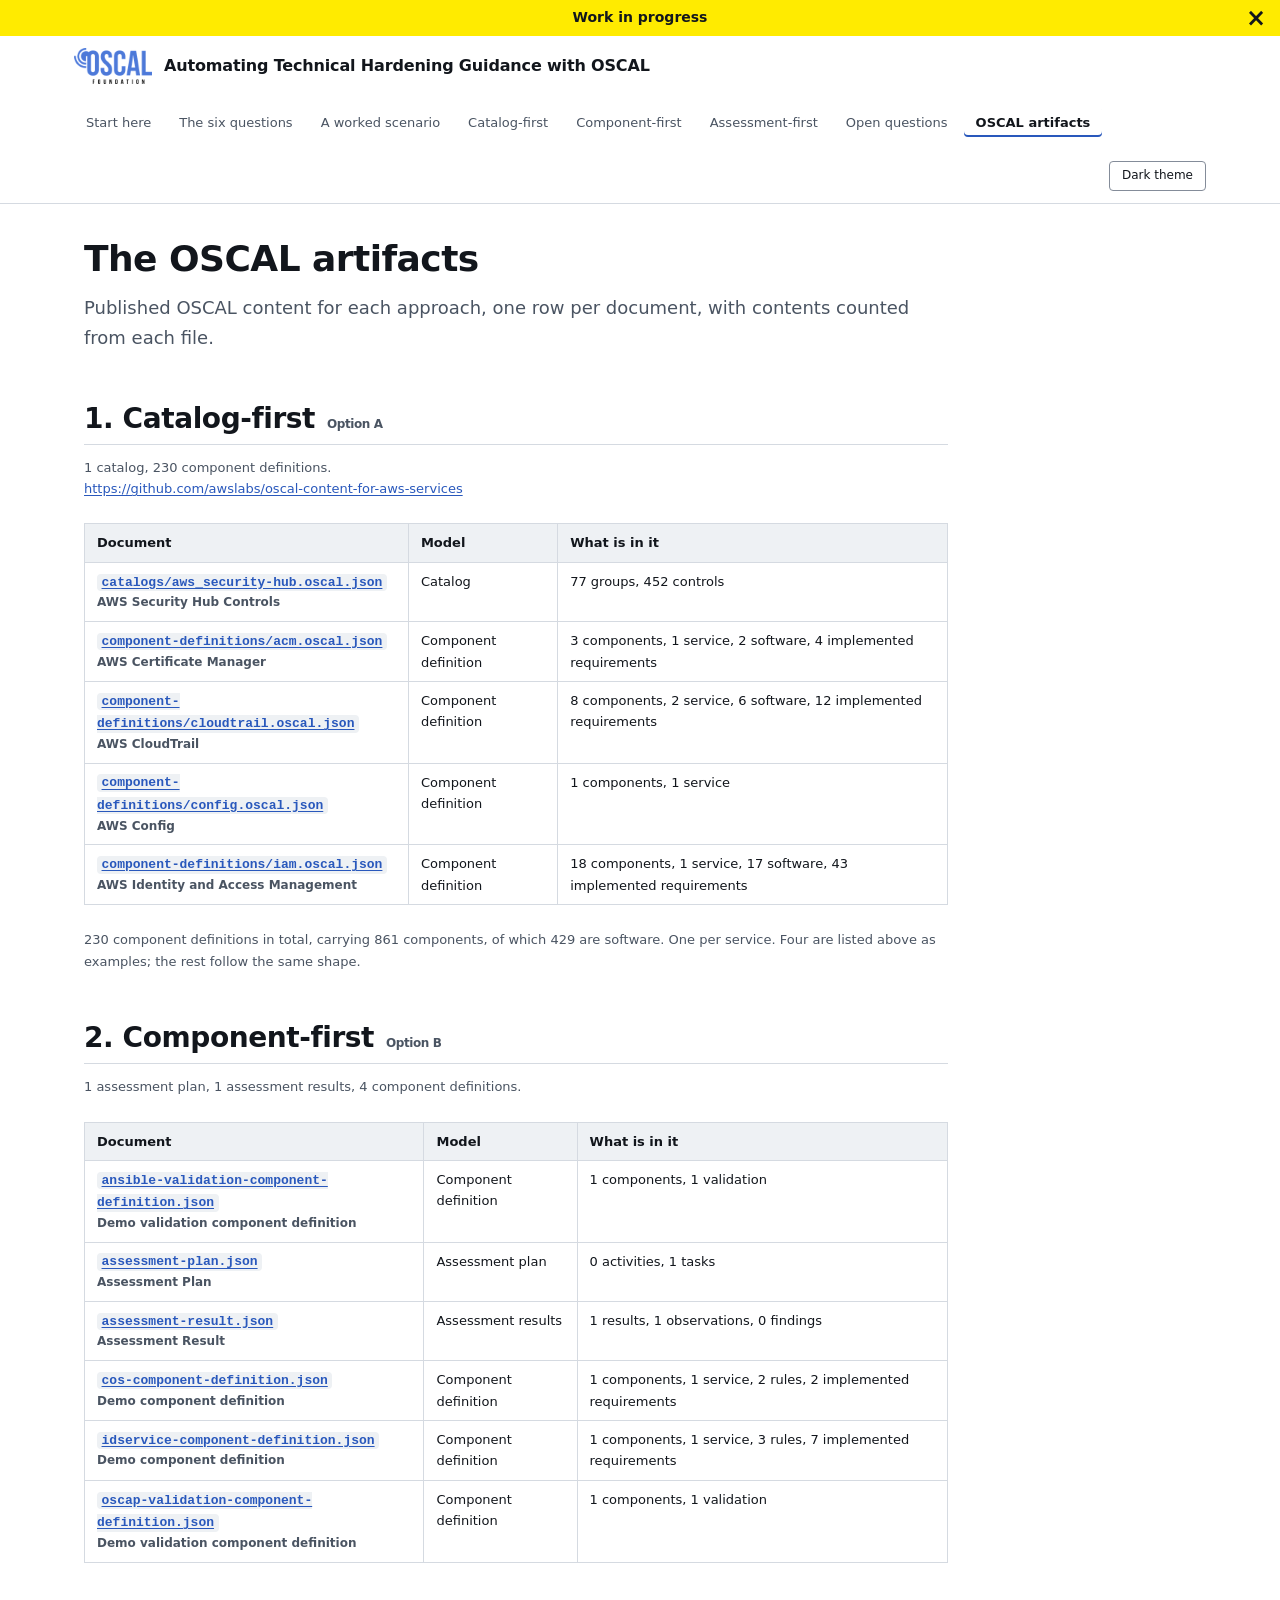
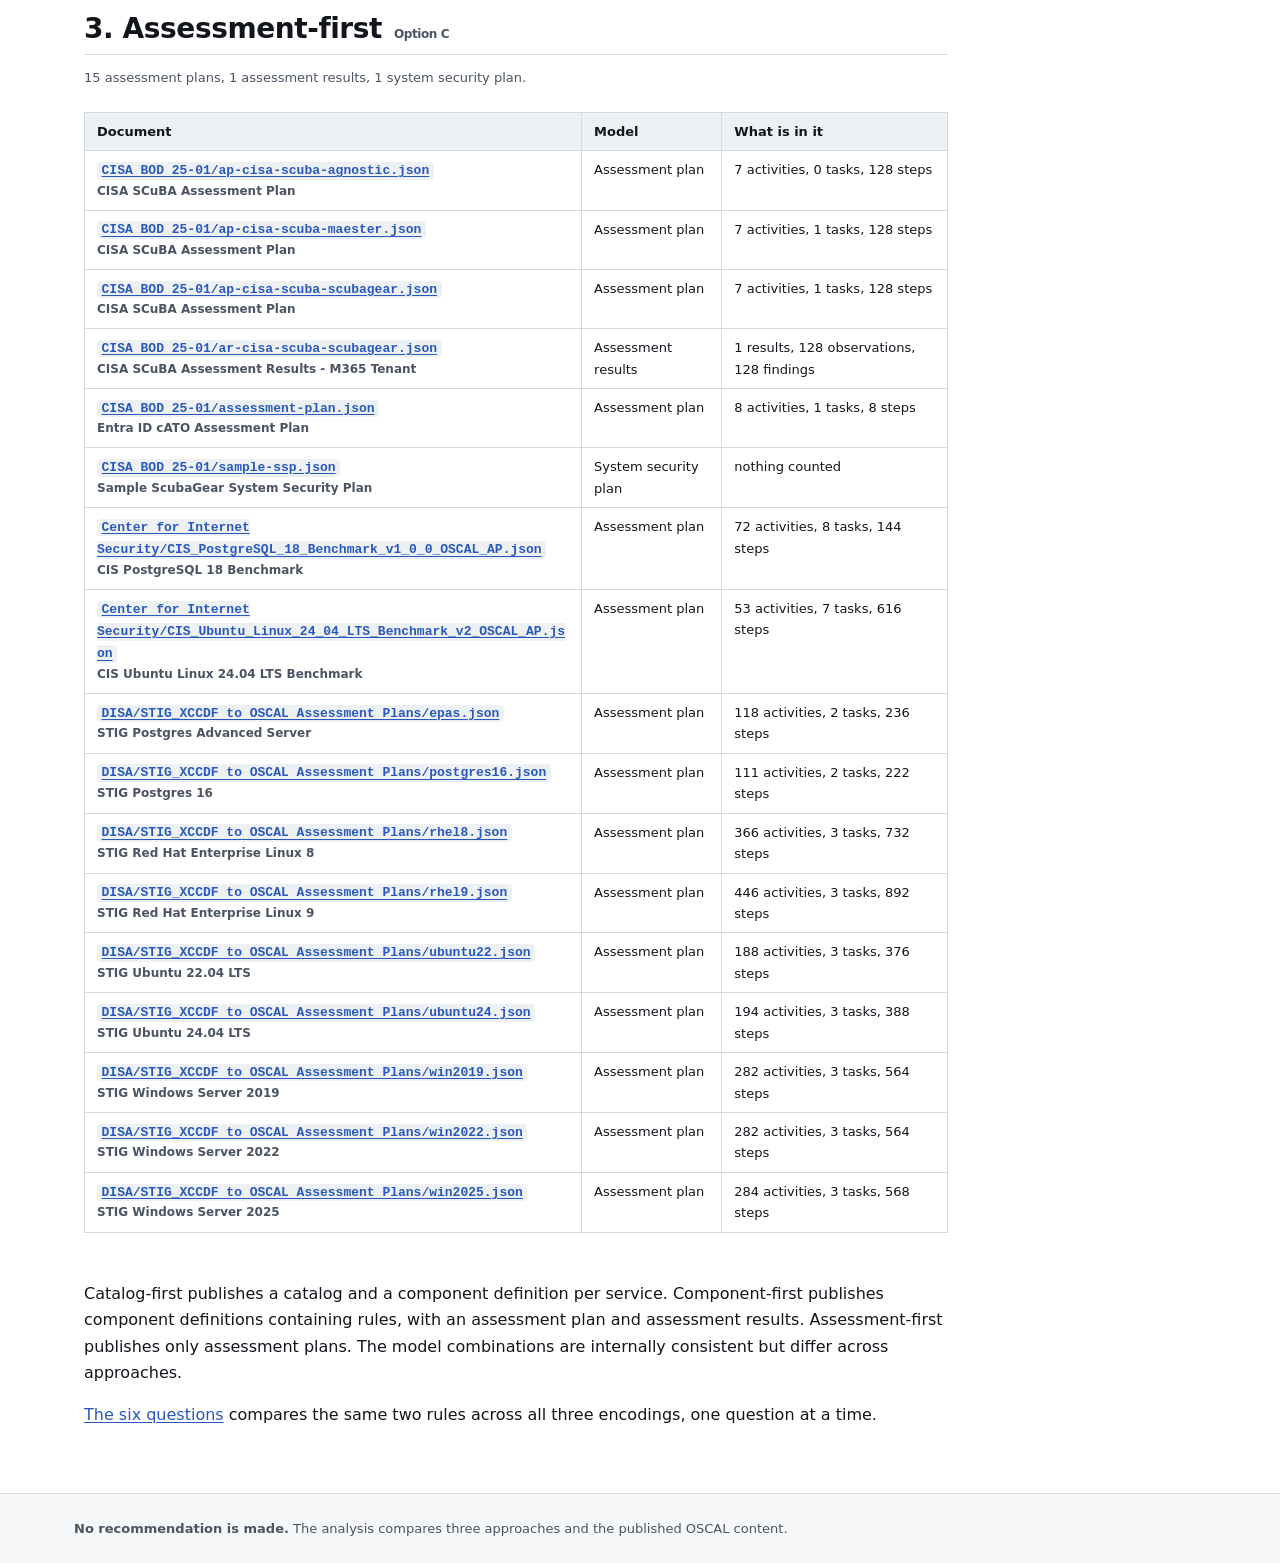
<file: docs/analysis/2026-08-automating-technical-hardening-guidance/oscal-artifacts.html>
<!doctype html>
<html lang="en" data-base=".">
<head>
<meta charset="utf-8">
<meta name="viewport" content="width=device-width, initial-scale=1">
<title>The OSCAL artifacts | Automating Technical Hardening Guidance with OSCAL</title>
<meta name="description" content="Published OSCAL documents from the three approaches, with contents counted from each file.">
<meta name="color-scheme" content="light dark">
<meta property="og:title" content="The OSCAL artifacts">
<meta property="og:description" content="Published OSCAL documents from the three approaches, with contents counted from each file.">
<meta property="og:type" content="article">
<meta property="og:site_name" content="Automating Technical Hardening Guidance with OSCAL">
<meta property="og:locale" content="en">
<meta name="twitter:card" content="summary">
<meta name="twitter:title" content="The OSCAL artifacts">
<meta name="twitter:description" content="Published OSCAL documents from the three approaches, with contents counted from each file.">
<link rel="stylesheet" href="./assets/site.css">
<script>
  /* Set the theme before first paint so the page never flashes the wrong one. */
  (function () {
    var t = null;
    try { t = localStorage.getItem("tfg-theme"); } catch (e) {}
    if (!t) t = matchMedia("(prefers-color-scheme: dark)").matches ? "dark" : "light";
    document.documentElement.setAttribute("data-theme", t);
  })();
</script>
</head>
<body>

<a class="skip-link" href="#main">Skip to content</a>

<aside class="wip-banner" aria-label="Analysis status" hidden>
  <span>Work in progress</span>
  <button type="button" class="wip-banner__dismiss" aria-label="Dismiss work in progress notice" hidden><span aria-hidden="true">×</span></button>
</aside>

<header class="site-header">
  <div class="site-header__inner">
    <p class="site-title"><a href="./index.html"><img class="site-logo site-logo--light" src="./assets/brand/oscal-foundation.png" alt="" width="208" height="96"><img class="site-logo site-logo--dark" src="./assets/brand/oscal-foundation-rev.png" alt="" width="208" height="96"><span>Automating Technical Hardening Guidance with OSCAL</span></a></p>
    <nav class="site-nav" aria-label="Sections">
      <ul>
        <li><a href="./index.html">Start here</a></li>
        <li><a href="./six-questions.html">The six questions</a></li>
        <li><a href="./scenario.html">A worked scenario</a></li>
        <li><a href="./catalog-first.html">Catalog-first</a></li>
        <li><a href="./component-first.html">Component-first</a></li>
        <li><a href="./assessment-first.html">Assessment-first</a></li>
        <li><a href="./questions.html">Open questions</a></li>
        <li><a href="./oscal-artifacts.html">OSCAL artifacts</a></li>
      </ul>
    </nav>
    <button type="button" class="theme-toggle" aria-pressed="false">Dark theme</button>
  </div>
</header>

<main id="main">

<h1>The OSCAL artifacts</h1>
<p class="lede">Published OSCAL content for each approach, one row per document,
  with contents counted from each file.</p>

<div data-oscal-artifacts>
  <p class="small muted">The inventory loads from data/oscal-artifacts.json.</p>
</div>

<div class="tier2">
  <p>Catalog-first publishes a catalog and a component definition per service. Component-first
    publishes component definitions containing rules, with an assessment plan
    and assessment results. Assessment-first publishes only assessment plans.
    The model combinations are internally consistent but differ across
    approaches.</p>
  <p><a href="./six-questions.html">The six questions</a> compares the same two
    rules across all three encodings, one question at a time.</p>
</div>

</main>

<footer class="site-footer">
  <div class="site-footer__inner">
    <p><strong>No recommendation is made.</strong> The analysis compares three
       approaches and the published OSCAL content.</p>
  </div>
</footer>

<!-- Read only when the page is opened from a folder rather than served.
     Generated by tools/bundle.py from data/; a served copy ignores it. -->
<script src="./assets/bundle.js"></script>
<script src="./assets/highlight.js"></script>
<script src="./assets/diagrams/74-slot-strip.js"></script>
<script src="./assets/site.js"></script>
</body>
</html>
</file>
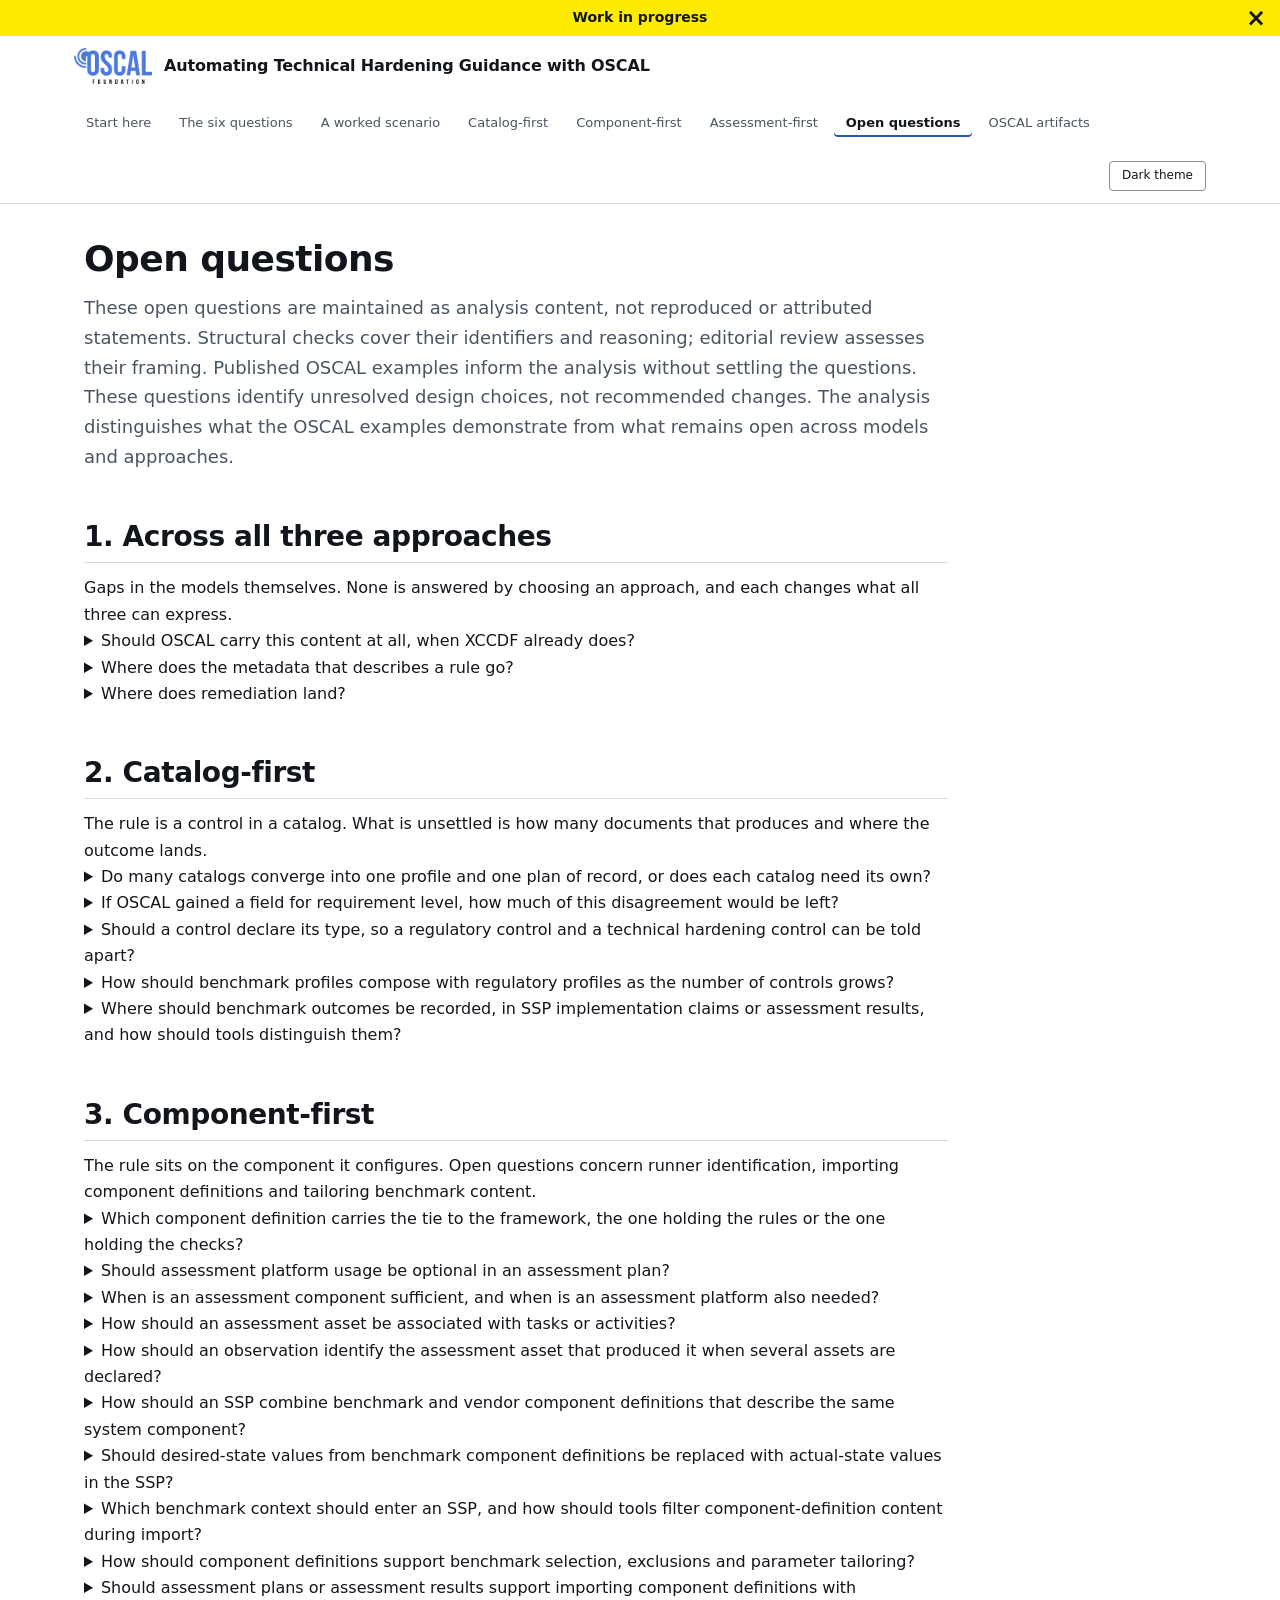
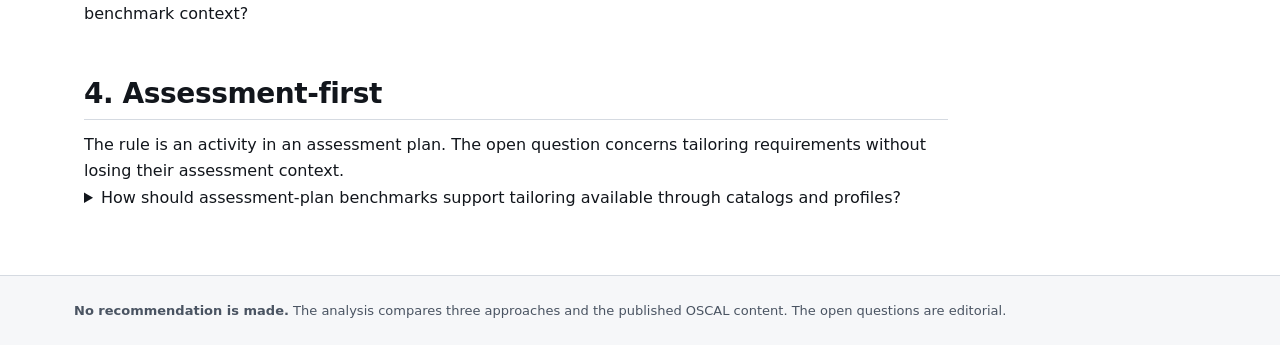
<file: docs/analysis/2026-08-automating-technical-hardening-guidance/questions.html>
<!doctype html>
<html lang="en" data-base=".">
<head>
<meta charset="utf-8">
<meta name="viewport" content="width=device-width, initial-scale=1">
<title>Open questions | Automating Technical Hardening Guidance with OSCAL</title>
<meta name="description" content="Unresolved questions about hardening guidance in OSCAL: model gaps and questions for each of the three approaches.">
<meta name="color-scheme" content="light dark">
<meta property="og:title" content="Open questions">
<meta property="og:description" content="Unresolved questions about hardening guidance in OSCAL: model gaps and questions for each of the three approaches.">
<meta property="og:type" content="article">
<meta property="og:site_name" content="Automating Technical Hardening Guidance with OSCAL">
<meta property="og:locale" content="en">
<meta name="twitter:card" content="summary">
<meta name="twitter:title" content="Open questions">
<meta name="twitter:description" content="Unresolved questions about hardening guidance in OSCAL: model gaps and questions for each of the three approaches.">
<link rel="stylesheet" href="./assets/site.css">
<script>
  /* Set the theme before first paint so the page never flashes the wrong one. */
  (function () {
    var t = null;
    try { t = localStorage.getItem("tfg-theme"); } catch (e) {}
    if (!t) t = matchMedia("(prefers-color-scheme: dark)").matches ? "dark" : "light";
    document.documentElement.setAttribute("data-theme", t);
  })();
</script>
</head>
<body>

<a class="skip-link" href="#main">Skip to content</a>

<aside class="wip-banner" aria-label="Analysis status" hidden>
  <span>Work in progress</span>
  <button type="button" class="wip-banner__dismiss" aria-label="Dismiss work in progress notice" hidden><span aria-hidden="true">×</span></button>
</aside>

<header class="site-header">
  <div class="site-header__inner">
    <p class="site-title"><a href="./index.html"><img class="site-logo site-logo--light" src="./assets/brand/oscal-foundation.png" alt="" width="208" height="96"><img class="site-logo site-logo--dark" src="./assets/brand/oscal-foundation-rev.png" alt="" width="208" height="96"><span>Automating Technical Hardening Guidance with OSCAL</span></a></p>
    <nav class="site-nav" aria-label="Sections">
      <ul>
        <li><a href="./index.html">Start here</a></li>
        <li><a href="./six-questions.html">The six questions</a></li>
        <li><a href="./scenario.html">A worked scenario</a></li>
        <li><a href="./catalog-first.html">Catalog-first</a></li>
        <li><a href="./component-first.html">Component-first</a></li>
        <li><a href="./assessment-first.html">Assessment-first</a></li>
        <li><a href="./questions.html">Open questions</a></li>
        <li><a href="./oscal-artifacts.html">OSCAL artifacts</a></li>
      </ul>
    </nav>
    <button type="button" class="theme-toggle" aria-pressed="false">Dark theme</button>
  </div>
</header>

<main id="main">

<h1>Open questions</h1>

<p class="lede">These open questions are maintained as analysis content, not
  reproduced or attributed statements. Structural checks cover their identifiers
  and reasoning; editorial review assesses their framing. Published OSCAL examples
  inform the analysis without settling the questions.</p>

<div data-open-questions>
  <p class="small muted">The open questions load from data/questions.json.</p>
</div>

</main>

<footer class="site-footer">
  <div class="site-footer__inner">
    <p><strong>No recommendation is made.</strong> The analysis compares three
       approaches and the published OSCAL content. The open questions are editorial.</p>
  </div>
</footer>

<!-- Read only when the page is opened from a folder rather than served.
     Generated by tools/bundle.py from data/; a served copy ignores it. -->
<script src="./assets/bundle.js"></script>
<script src="./assets/highlight.js"></script>
<script src="./assets/diagrams/74-slot-strip.js"></script>
<script src="./assets/site.js"></script>
</body>
</html>
</file>
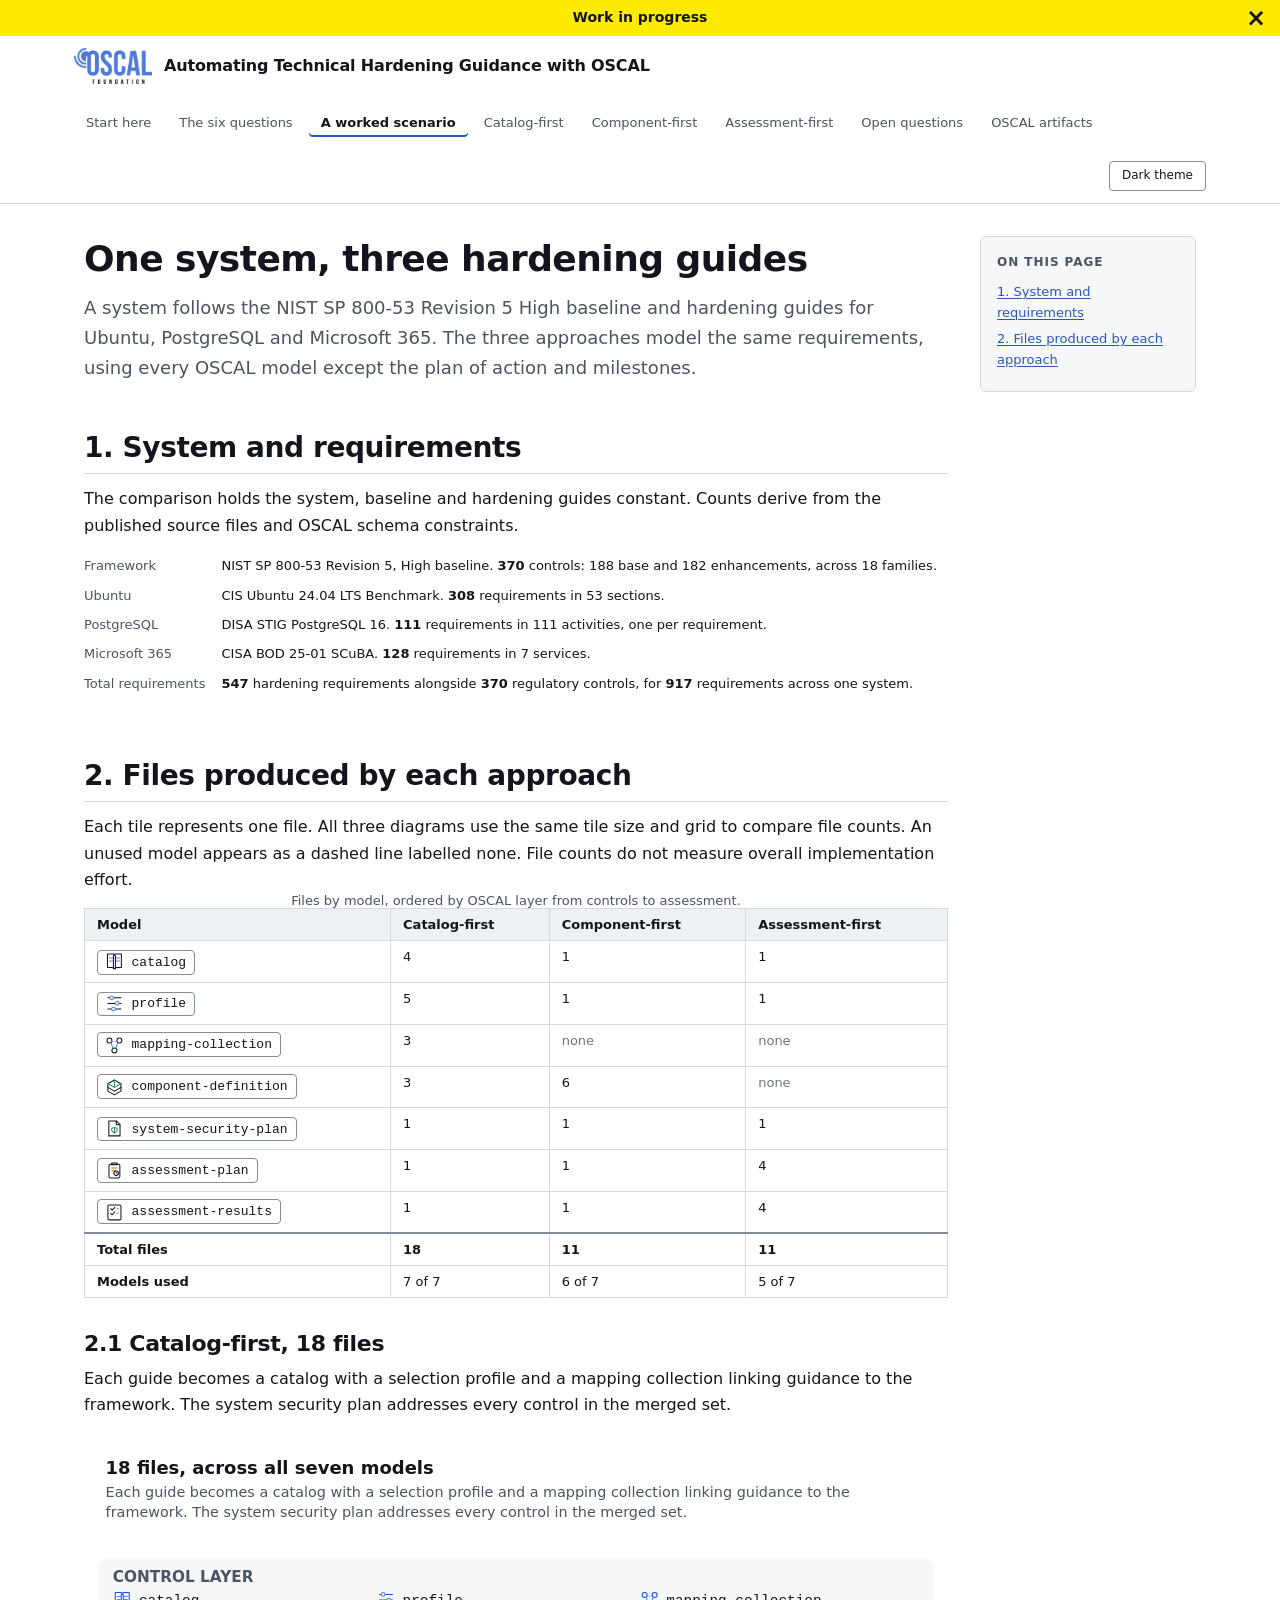
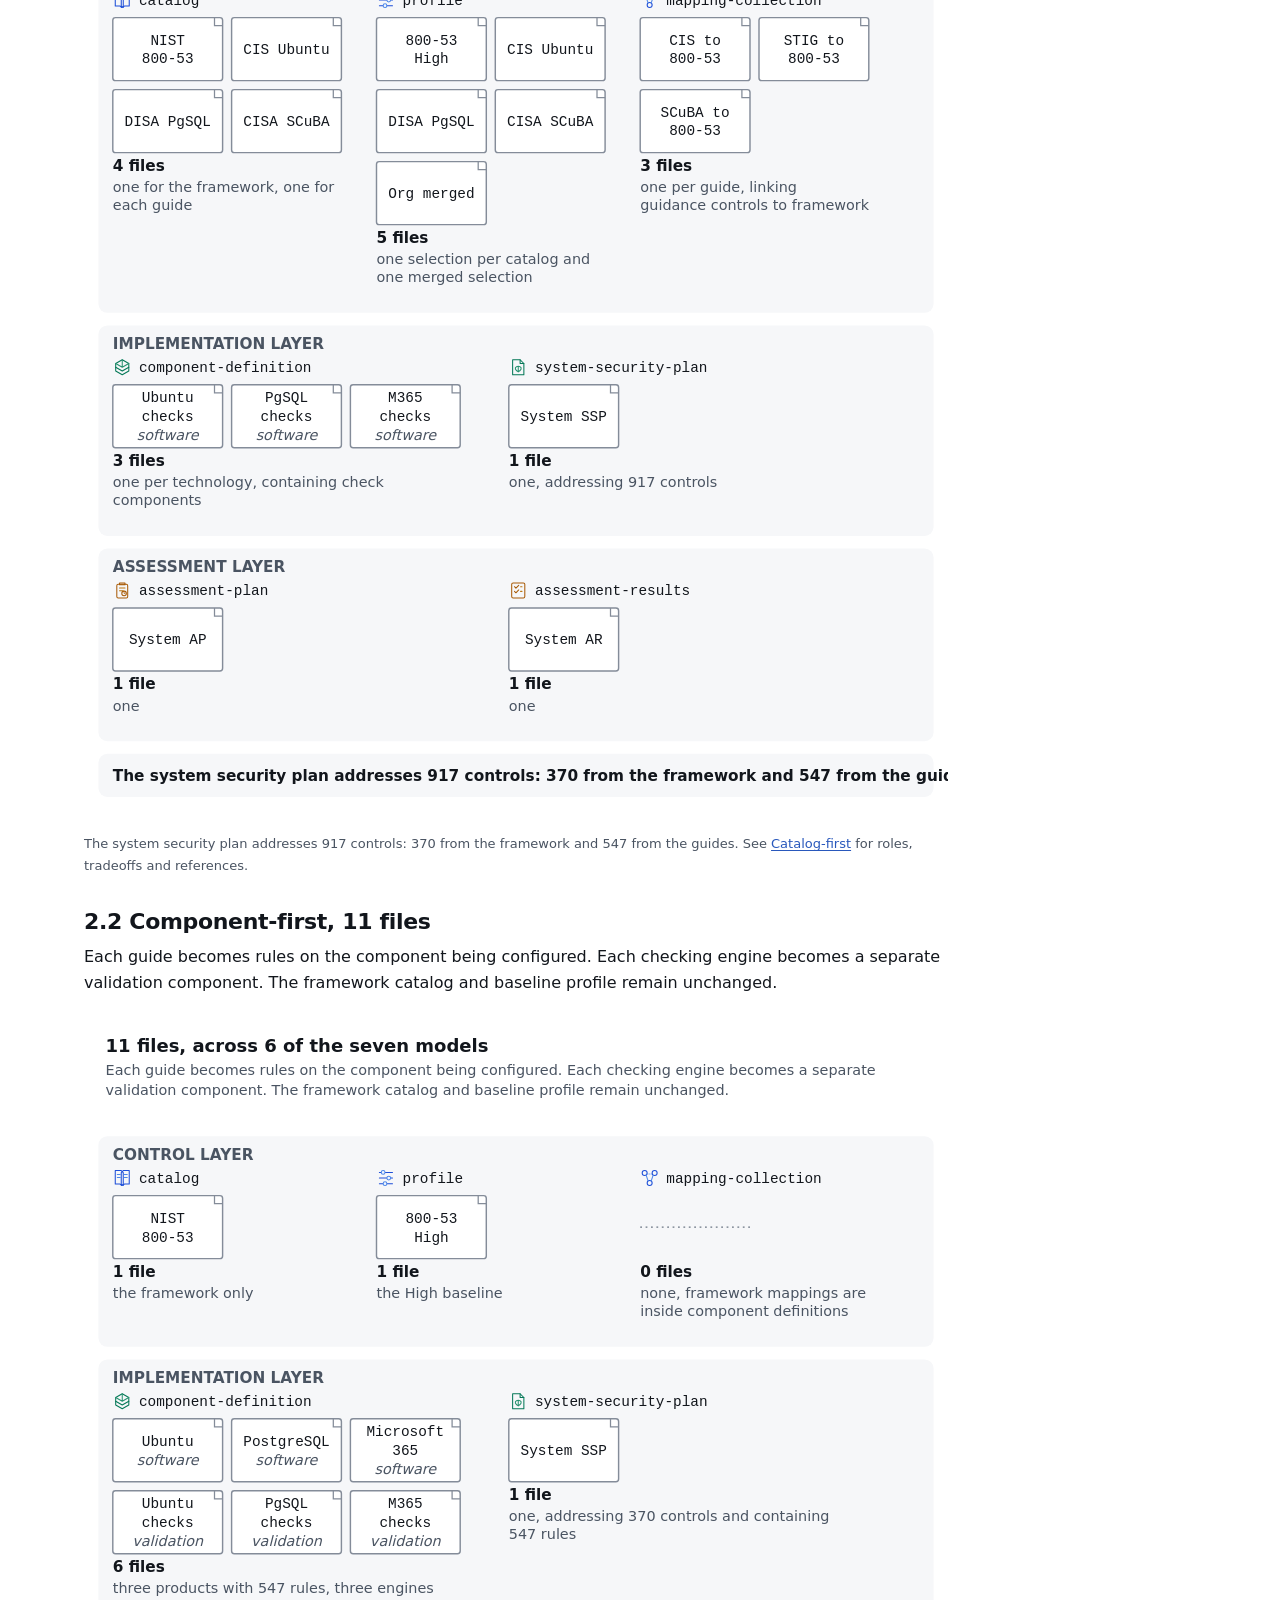
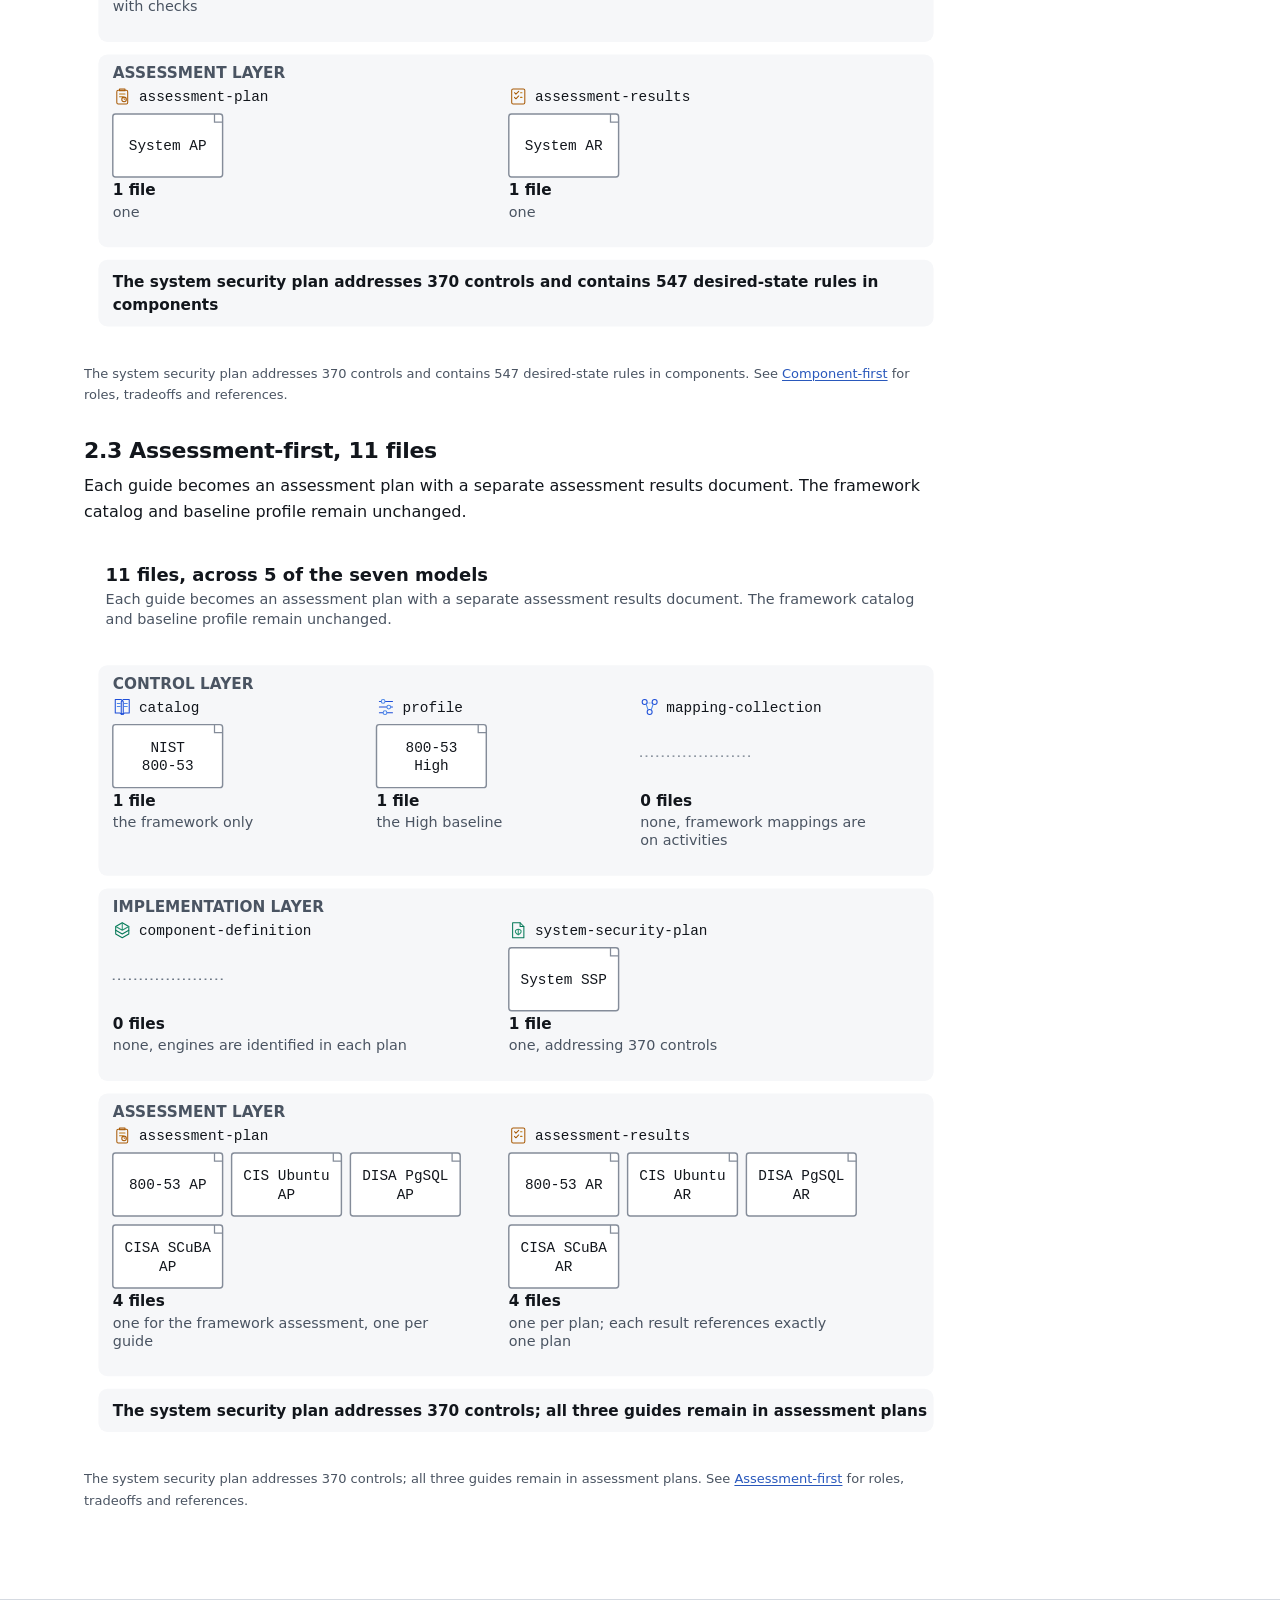
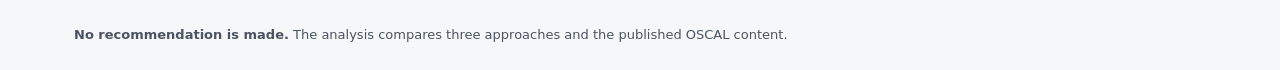
<file: docs/analysis/2026-08-automating-technical-hardening-guidance/scenario.html>
<html lang="en" data-base=".">
<head>
<meta charset="utf-8">
<meta name="viewport" content="width=device-width, initial-scale=1">
<title>A worked scenario | Automating Technical Hardening Guidance with OSCAL</title>
<meta name="description" content="One system under 800-53 High with three hardening guides, comparing the files and system security plan content produced by three OSCAL approaches.">
<meta name="color-scheme" content="light dark">
<meta property="og:title" content="A worked scenario">
<meta property="og:description" content="One system under 800-53 High with three hardening guides, comparing the files and system security plan content produced by three OSCAL approaches.">
<meta property="og:type" content="article">
<meta property="og:site_name" content="Automating Technical Hardening Guidance with OSCAL">
<meta property="og:locale" content="en">
<meta name="twitter:card" content="summary">
<meta name="twitter:title" content="A worked scenario">
<meta name="twitter:description" content="One system under 800-53 High with three hardening guides, comparing the files and system security plan content produced by three OSCAL approaches.">
<link rel="stylesheet" href="./assets/site.css">
<script>
  /* Set the theme before first paint so the page never flashes the wrong one. */
  (function () {
    var t = null;
    try { t = localStorage.getItem("tfg-theme"); } catch (e) {}
    if (!t) t = matchMedia("(prefers-color-scheme: dark)").matches ? "dark" : "light";
    document.documentElement.setAttribute("data-theme", t);
  })();
</script>
</head>
<body>

<a class="skip-link" href="#main">Skip to content</a>

<aside class="wip-banner" aria-label="Analysis status" hidden>
  <span>Work in progress</span>
  <button type="button" class="wip-banner__dismiss" aria-label="Dismiss work in progress notice" hidden><span aria-hidden="true">×</span></button>
</aside>

<header class="site-header">
  <div class="site-header__inner">
    <p class="site-title"><a href="./index.html"><img class="site-logo site-logo--light" src="./assets/brand/oscal-foundation.png" alt="" width="208" height="96"><img class="site-logo site-logo--dark" src="./assets/brand/oscal-foundation-rev.png" alt="" width="208" height="96"><span>Automating Technical Hardening Guidance with OSCAL</span></a></p>
    <nav class="site-nav" aria-label="Sections">
      <ul>
        <li><a href="./index.html">Start here</a></li>
        <li><a href="./six-questions.html">The six questions</a></li>
        <li><a href="./scenario.html">A worked scenario</a></li>
        <li><a href="./catalog-first.html">Catalog-first</a></li>
        <li><a href="./component-first.html">Component-first</a></li>
        <li><a href="./assessment-first.html">Assessment-first</a></li>
        <li><a href="./questions.html">Open questions</a></li>
        <li><a href="./oscal-artifacts.html">OSCAL artifacts</a></li>
      </ul>
    </nav>
    <button type="button" class="theme-toggle" aria-pressed="false">Dark theme</button>
  </div>
</header>

<main id="main">
<h1>One system, three hardening guides</h1>
<p class="lede">A system follows the NIST SP 800-53 Revision 5 High baseline and hardening guides for Ubuntu, PostgreSQL and Microsoft 365. The three approaches model the same requirements, using every OSCAL model except the plan of action and milestones.</p>
<nav class="toc" aria-label="On this page">
  <span class="toc__label">On this page</span>
  <ol>
    <li><a href="#inputs">1. System and requirements</a></li>
    <li><a href="#files">2. Files produced by each approach</a></li>
  </ol>
</nav>
<section id="inputs">
<h2>1. System and requirements</h2>
<div class="tier2">
  <p>The comparison holds the system, baseline and hardening guides constant. Counts derive from the published source files and OSCAL schema constraints.</p>
  <dl class="scenario__inputs">
    <dt>Framework</dt><dd>NIST SP 800-53 Revision 5, High baseline. <strong>370</strong> controls: 188 base and 182 enhancements, across 18 families.</dd>
    <dt>Ubuntu</dt><dd>CIS Ubuntu 24.04 LTS Benchmark. <strong>308</strong> requirements in 53 sections.</dd>
    <dt>PostgreSQL</dt><dd>DISA STIG PostgreSQL 16. <strong>111</strong> requirements in 111 activities, one per requirement.</dd>
    <dt>Microsoft 365</dt><dd>CISA BOD 25-01 SCuBA. <strong>128</strong> requirements in 7 services.</dd>
    <dt>Total requirements</dt><dd><strong>547</strong> hardening requirements alongside <strong>370</strong> regulatory controls, for <strong>917</strong> requirements across one system.</dd>
  </dl>
</div>
</section>
<section id="files" class="wide">
<h2>2. Files produced by each approach</h2>
<div class="tier2">
  <p>Each tile represents one file. All three diagrams use the same tile size and grid to compare file counts. An unused model appears as a dashed line labelled none. File counts do not measure overall implementation effort.</p>
</div>
<table class="criteria-table">
  <caption class="small muted">Files by model, ordered by OSCAL layer from controls to assessment.</caption>
  <thead><tr><th scope="col">Model</th><th scope="col">Catalog-first</th><th scope="col">Component-first</th><th scope="col">Assessment-first</th></tr></thead>
  <tbody>
    <tr><th scope="row"><span class="mtile"><span class="model-icon model-icon--control"><svg viewBox="13.0728 14.0728 37.8544 37.8544" aria-hidden="true" focusable="false"><path d="M18 18H30L34 22V48L27 45H18V18Z" stroke-width="2.08" stroke-linecap="round" stroke-linejoin="round" stroke="currentColor" fill="none"/><path d="M46 18H34L30 22V48L37 45H46V18Z" stroke-width="2.08" stroke-linecap="round" stroke-linejoin="round" stroke="currentColor" fill="none"/><path d="M22 26L28 26" class="model-icon__soft" stroke-width="2.08" stroke-linecap="round" fill="none"/><path d="M22 32L28 32" class="model-icon__soft" stroke-width="2.08" stroke-linecap="round" fill="none"/><path d="M36 26L42 26" class="model-icon__soft" stroke-width="2.08" stroke-linecap="round" fill="none"/><path d="M36 32L42 32" class="model-icon__soft" stroke-width="2.08" stroke-linecap="round" fill="none"/></svg></span><span class="mtile__name">catalog</span></span></th><td>4</td><td>1</td><td>1</td></tr>
    <tr><th scope="row"><span class="mtile"><span class="model-icon model-icon--control"><svg viewBox="11.8161 11.8161 40.3678 40.3678" aria-hidden="true" focusable="false"><path d="M18 20H46" stroke-width="2.21" stroke-linecap="round" stroke="currentColor" fill="none"/><path d="M18 32H46" stroke-width="2.21" stroke-linecap="round" stroke="currentColor" fill="none"/><path d="M18 44H46" stroke-width="2.21" stroke-linecap="round" stroke="currentColor" fill="none"/><circle cx="26" cy="20" r="4" class="model-icon__soft model-icon__knockout" stroke-width="2.21"/><circle cx="38" cy="32" r="4" class="model-icon__soft model-icon__knockout" stroke-width="2.21"/><circle cx="30" cy="44" r="4" class="model-icon__soft model-icon__knockout" stroke-width="2.21"/></svg></span><span class="mtile__name">profile</span></span></th><td>5</td><td>1</td><td>1</td></tr>
    <tr><th scope="row"><span class="mtile"><span class="model-icon model-icon--control"><svg viewBox="13.0728 13.0728 37.8544 37.8544" aria-hidden="true" focusable="false"><circle cx="22" cy="22" r="5" stroke-width="2.08" stroke="currentColor" fill="none"/><circle cx="42" cy="22" r="5" stroke-width="2.08" stroke="currentColor" fill="none"/><circle cx="32" cy="42" r="5" stroke-width="2.08" stroke="currentColor" fill="none"/><path d="M26 24L38 24" class="model-icon__soft" stroke-width="2.08" stroke-dasharray="2 2" fill="none"/><path d="M25 26L29 38" class="model-icon__soft" stroke-width="2.08" fill="none"/><path d="M39 26L35 38" class="model-icon__soft" stroke-width="2.08" fill="none"/></svg></span><span class="mtile__name">mapping-collection</span></span></th><td>3</td><td class="is-none">none</td><td class="is-none">none</td></tr>
    <tr><th scope="row"><span class="mtile"><span class="model-icon model-icon--implementation"><svg viewBox="11.8161 11.8161 40.3678 40.3678" aria-hidden="true" focusable="false"><path d="M32 16L46 24V40L32 48L18 40V24L32 16Z" stroke-width="2.21" stroke-linecap="round" stroke-linejoin="round" stroke="currentColor" fill="none"/><path d="M32 16V32M32 32L46 24M32 32L18 24" class="model-icon__soft" stroke-width="2.21" stroke-linecap="round" stroke-linejoin="round" fill="none"/><path d="M18 32L32 40L46 32" stroke-width="2.21" stroke-linecap="round" stroke-linejoin="round" stroke="currentColor" fill="none"/></svg></span><span class="mtile__name">component-definition</span></span></th><td>3</td><td>6</td><td class="is-none">none</td></tr>
    <tr><th scope="row"><span class="mtile"><span class="model-icon model-icon--implementation"><svg viewBox="11.8161 11.8161 40.3678 40.3678" aria-hidden="true" focusable="false"><path d="M20 16H36L44 24V48H20V16Z" stroke-width="2.21" stroke-linecap="round" stroke-linejoin="round" stroke="currentColor" fill="none"/><path d="M36 16V24H44" stroke-width="2.21" stroke-linecap="round" stroke-linejoin="round" stroke="currentColor" fill="none"/><path d="M32 30V40M32 30L28 31L26 33L26 36L28 39L32 42L36 39L38 36L38 33L36 31L32 30Z" class="model-icon__soft" stroke-width="2.21" stroke-linecap="round" stroke-linejoin="round" fill="none"/></svg></span><span class="mtile__name">system-security-plan</span></span></th><td>1</td><td>1</td><td>1</td></tr>
    <tr><th scope="row"><span class="mtile"><span class="model-icon model-icon--assessment"><svg viewBox="11.1907 10.6907 41.6186 41.6186" aria-hidden="true" focusable="false"><rect x="20" y="18" width="24" height="30" rx="3" stroke-width="2.27" stroke="currentColor" fill="none"/><path d="M26 15H38V19H26V15Z" stroke-width="2.27" stroke-linejoin="round" stroke="currentColor" fill="none"/><path d="M26 26L38 26" class="model-icon__soft" stroke-width="2.27" stroke-linecap="round" fill="none"/><path d="M26 32L34 32" class="model-icon__soft" stroke-width="2.27" stroke-linecap="round" fill="none"/><circle cx="36" cy="38" r="5" stroke-width="2.27" stroke="currentColor" fill="none"/><path d="M36 36V38H38" stroke-width="1.70" stroke-linecap="round" stroke="currentColor" fill="none"/></svg></span><span class="mtile__name">assessment-plan</span></span></th><td>1</td><td>1</td><td>4</td></tr>
    <tr><th scope="row"><span class="mtile"><span class="model-icon model-icon--assessment"><svg viewBox="11.8161 11.8161 40.3678 40.3678" aria-hidden="true" focusable="false"><rect x="18" y="16" width="28" height="32" rx="3" stroke-width="2.21" stroke="currentColor" fill="none"/><path d="M24 24L27 27L33 21" stroke-width="2.21" stroke-linecap="round" stroke-linejoin="round" stroke="currentColor" fill="none"/><path d="M24 34L27 37L33 31" stroke-width="2.21" stroke-linecap="round" stroke-linejoin="round" stroke="currentColor" fill="none"/><path d="M37 24L40 24" class="model-icon__soft" stroke-width="2.21" stroke-linecap="round" fill="none"/><path d="M37 34L40 34" class="model-icon__soft" stroke-width="2.21" stroke-linecap="round" fill="none"/></svg></span><span class="mtile__name">assessment-results</span></span></th><td>1</td><td>1</td><td>4</td></tr>
    <tr class="is-total"><th scope="row">Total files</th><td><strong>18</strong></td><td><strong>11</strong></td><td><strong>11</strong></td></tr>
    <tr><th scope="row">Models used</th><td>7 of 7</td><td>6 of 7</td><td>5 of 7</td></tr>
  </tbody>
</table>
<h3 id="files-catalog">2.1 Catalog-first, 18 files</h3>
<div class="tier2">
  <p>Each guide becomes a catalog with a selection profile and a mapping collection linking guidance to the framework. The system security plan addresses every control in the merged set.</p>
</div>
<figure>
  <div class="diagram" data-diagram="710-scenario-catalog"></div>
  <figcaption>The system security plan addresses 917 controls: 370 from the framework and 547 from the guides. See <a href="./catalog-first.html">Catalog-first</a> for roles, tradeoffs and references.</figcaption>
</figure>
<h3 id="files-component">2.2 Component-first, 11 files</h3>
<div class="tier2">
  <p>Each guide becomes rules on the component being configured. Each checking engine becomes a separate validation component. The framework catalog and baseline profile remain unchanged.</p>
</div>
<figure>
  <div class="diagram" data-diagram="710-scenario-component"></div>
  <figcaption>The system security plan addresses 370 controls and contains 547 desired-state rules in components. See <a href="./component-first.html">Component-first</a> for roles, tradeoffs and references.</figcaption>
</figure>
<h3 id="files-assessment">2.3 Assessment-first, 11 files</h3>
<div class="tier2">
  <p>Each guide becomes an assessment plan with a separate assessment results document. The framework catalog and baseline profile remain unchanged.</p>
</div>
<figure>
  <div class="diagram" data-diagram="710-scenario-assessment"></div>
  <figcaption>The system security plan addresses 370 controls; all three guides remain in assessment plans. See <a href="./assessment-first.html">Assessment-first</a> for roles, tradeoffs and references.</figcaption>
</figure>
</section>
</main>

<footer class="site-footer">
  <div class="site-footer__inner">
     <p><strong>No recommendation is made.</strong> The analysis compares three
       approaches and the published OSCAL content.</p>
  </div>
</footer>

<!-- Read only when the page is opened from a folder rather than served.
     Generated by tools/bundle.py from data/; a served copy ignores it. -->
<script src="./assets/bundle.js"></script>
<script src="./assets/highlight.js"></script>
<script src="./assets/site.js"></script>
<script>
  /* Mark the current nav item. */
  (function () {
    var slug = "scenario.html";
    document.querySelectorAll(".site-nav a").forEach(function (a) {
      if (a.getAttribute("href").split("/").pop() === slug) a.setAttribute("aria-current", "page");
    });
  })();
</script>

</body>
</html>
</file>
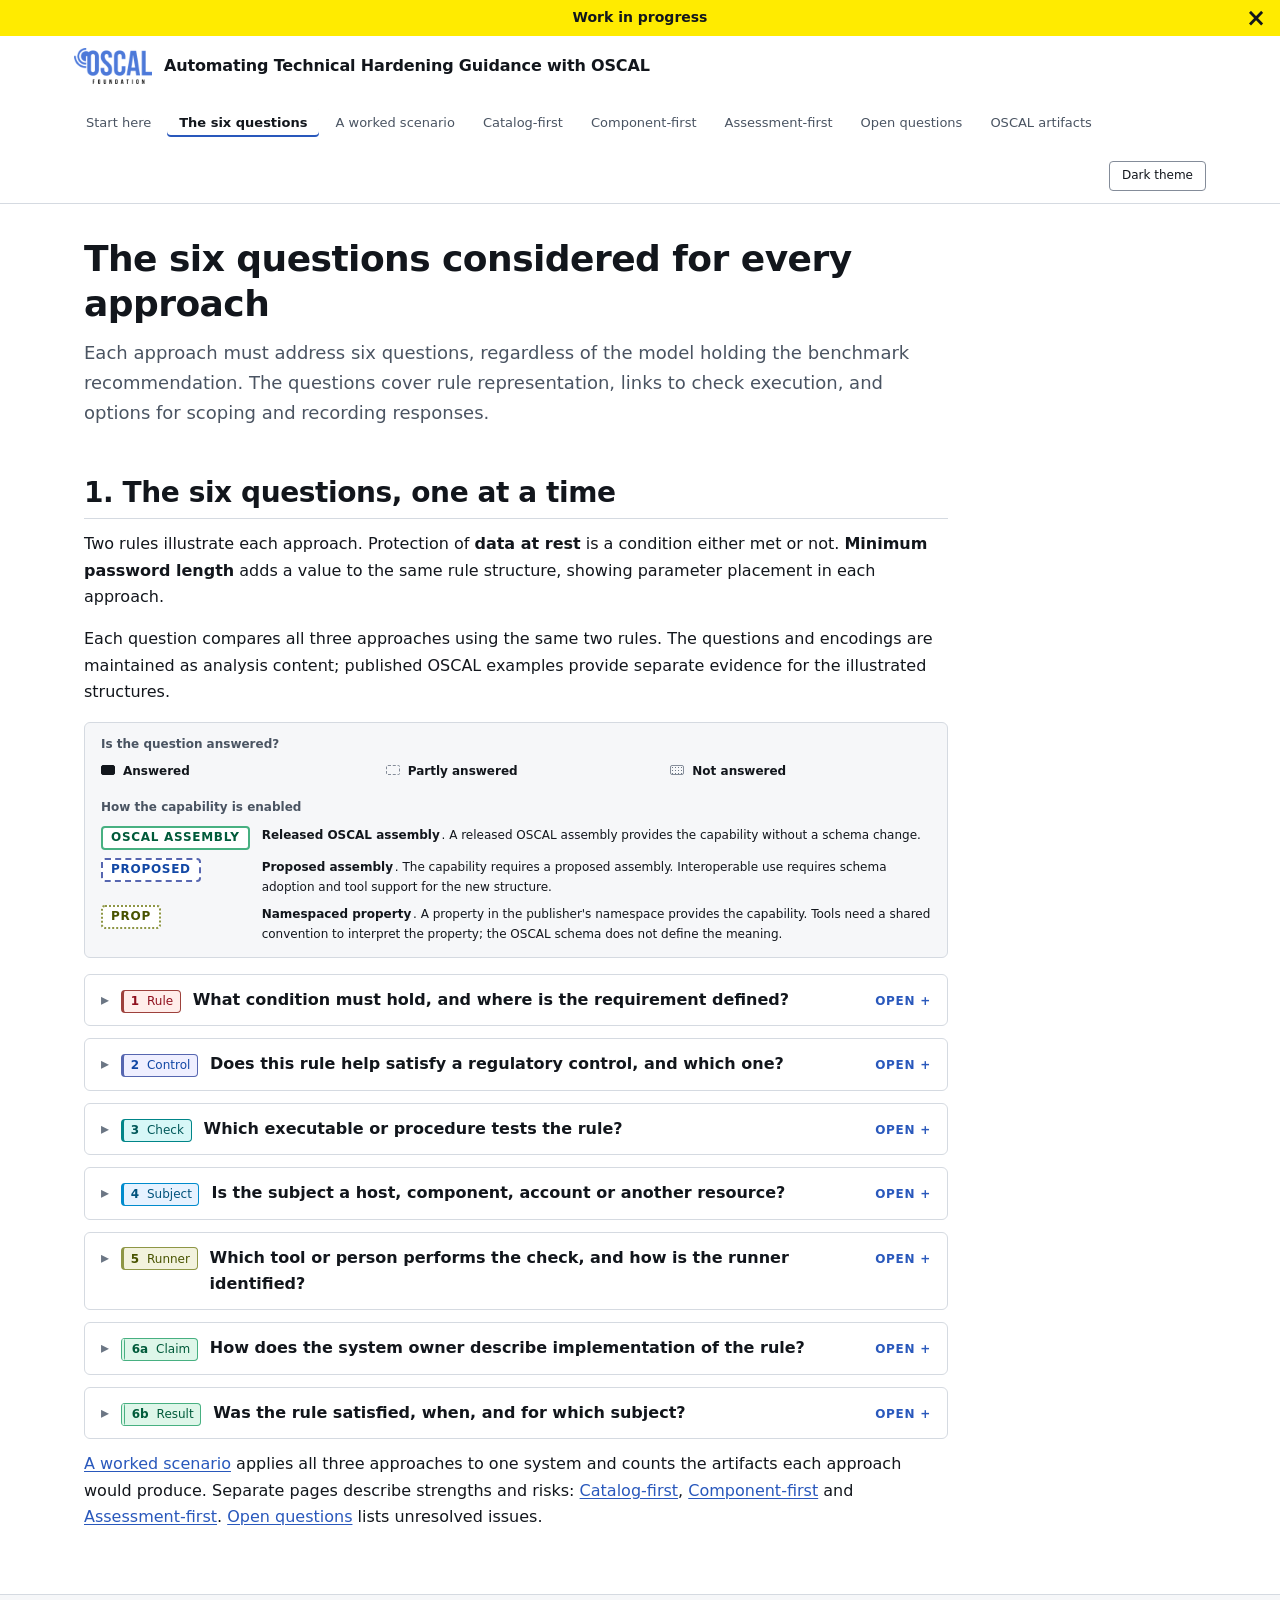
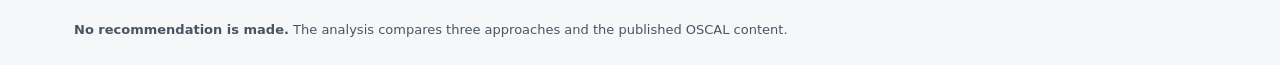
<file: docs/analysis/2026-08-automating-technical-hardening-guidance/six-questions.html>
<!doctype html>
<html lang="en" data-base=".">
<head>
<meta charset="utf-8">
<meta name="viewport" content="width=device-width, initial-scale=1">
<title>The six questions considered for every approach | Automating Technical Hardening Guidance with OSCAL</title>
<meta name="description" content="Six questions about hardening guidance in OSCAL, available constructs, and answers from three approaches.">
<meta name="color-scheme" content="light dark">
<meta property="og:title" content="The six questions">
<meta property="og:description" content="Six questions about hardening guidance in OSCAL, available constructs, and answers from three approaches.">
<meta property="og:type" content="article">
<meta property="og:site_name" content="Automating Technical Hardening Guidance with OSCAL">
<meta property="og:locale" content="en">
<meta name="twitter:card" content="summary">
<meta name="twitter:title" content="The six questions">
<meta name="twitter:description" content="Six questions about hardening guidance in OSCAL, available constructs, and answers from three approaches.">
<link rel="stylesheet" href="./assets/site.css">
<script>
  /* Set the theme before first paint so the page never flashes the wrong one. */
  (function () {
    var t = null;
    try { t = localStorage.getItem("tfg-theme"); } catch (e) {}
    if (!t) t = matchMedia("(prefers-color-scheme: dark)").matches ? "dark" : "light";
    document.documentElement.setAttribute("data-theme", t);
  })();
</script>
</head>
<body>

<a class="skip-link" href="#main">Skip to content</a>

<aside class="wip-banner" aria-label="Analysis status" hidden>
  <span>Work in progress</span>
  <button type="button" class="wip-banner__dismiss" aria-label="Dismiss work in progress notice" hidden><span aria-hidden="true">×</span></button>
</aside>

<header class="site-header">
  <div class="site-header__inner">
    <p class="site-title"><a href="./index.html"><img class="site-logo site-logo--light" src="./assets/brand/oscal-foundation.png" alt="" width="208" height="96"><img class="site-logo site-logo--dark" src="./assets/brand/oscal-foundation-rev.png" alt="" width="208" height="96"><span>Automating Technical Hardening Guidance with OSCAL</span></a></p>
    <nav class="site-nav" aria-label="Sections">
      <ul>
        <li><a href="./index.html">Start here</a></li>
        <li><a href="./six-questions.html">The six questions</a></li>
        <li><a href="./scenario.html">A worked scenario</a></li>
        <li><a href="./catalog-first.html">Catalog-first</a></li>
        <li><a href="./component-first.html">Component-first</a></li>
        <li><a href="./assessment-first.html">Assessment-first</a></li>
        <li><a href="./questions.html">Open questions</a></li>
        <li><a href="./oscal-artifacts.html">OSCAL artifacts</a></li>
      </ul>
    </nav>
    <button type="button" class="theme-toggle" aria-pressed="false">Dark theme</button>
  </div>
</header>

<main id="main">

<h1>The six questions considered for every approach</h1>
<p class="lede">Each approach must address six questions, regardless of the
  model holding the benchmark recommendation. The questions cover rule
  representation, links to check execution, and options for scoping and
  recording responses.</p>

<section id="slots" class="wide">
<h2>1. The six questions, one at a time</h2>

<div class="tier2">
  <p>Two rules illustrate each approach. Protection of <strong>data at
    rest</strong> is a condition either met or not. <strong>Minimum password
    length</strong> adds a value to the same rule structure, showing parameter
    placement in each approach.</p>

  <p>Each question compares all three approaches using the same two rules.
    The questions and encodings are maintained as analysis content; published
    OSCAL examples provide separate evidence for the illustrated structures.</p>

</div>

<div data-answers-legend="mechanisms">
  <p class="small muted">The legend loads from data/six-questions.json.</p>
</div>

<div data-question-stack>
  <p class="small muted">The six questions load from data/six-questions.json.</p>
</div>

<div class="tier2">
  <p><a href="./scenario.html">A worked scenario</a> applies all three approaches
     to one system and counts the artifacts each approach would produce.
     Separate pages describe strengths and risks:
     <a href="./catalog-first.html">Catalog-first</a>,
     <a href="./component-first.html">Component-first</a> and
     <a href="./assessment-first.html">Assessment-first</a>.
     <a href="./questions.html">Open questions</a> lists unresolved issues.</p>
</div>
</section>
</main>

<footer class="site-footer">
  <div class="site-footer__inner">
    <p><strong>No recommendation is made.</strong> The analysis compares three
       approaches and the published OSCAL content.</p>
  </div>
</footer>

<!-- Read only when the page is opened from a folder rather than served.
     Generated by tools/bundle.py from data/; a served copy ignores it. -->
<script src="./assets/bundle.js"></script>
<script src="./assets/highlight.js"></script>
<script src="./assets/diagrams/74-slot-strip.js"></script>
<script src="./assets/site.js"></script>

</body>
</html>
</file>
<file: docs/assets/site.css>
/* ==========================================================================
   OSCAL Foundation Pattern Library — site shell

   The chrome around three areas: the pattern examples, the analysis efforts,
   and the recommendations that come out of them. Each analysis under
   analysis/ carries its own stylesheet and owns its own look; this file
   styles only the pages that sit above them.

   Tokens are the Foundation's brand, and the two accents are the same
   contrast-corrected pair the 2026-08 analysis uses, so a reader moving
   between the shell and an analysis does not cross a seam.

   No build step, no external request, no font beyond the system stack.
   ========================================================================== */

:root {
  --brand:          #4E79D8;   /* the Foundation's primary. Identity only:
                                  4.16:1 on --bg, which a logotype may take
                                  and body text may not. */
  --brand-deep:     #223152;   /* 12.89:1 on --bg */

  --bg:             #FFFFFF;
  --bg-subtle:      #F6F7F9;
  --bg-inset:       #EEF1F4;
  --text:           #12161C;
  --text-muted:     #4A5462;
  --border:         #D5DAE1;
  --border-strong:  #848C99;
  --accent:         #2958BC;   /* 6.53:1 on --bg */
  --accent-fg:      #FFFFFF;

  --status-active:  #146C2E;   /* 6.53:1 on --bg */
  --status-idle:    #4A5462;   /* 7.60:1 on --bg */

  --font-sans: ui-sans-serif, system-ui, -apple-system, "Segoe UI", Roboto,
               "Helvetica Neue", Arial, sans-serif;
  --font-mono: ui-monospace, SFMono-Regular, "SF Mono", Menlo, Consolas,
               "Liberation Mono", monospace;

  --s1: 0.25rem;  --s2: 0.5rem;   --s3: 0.75rem;  --s4: 1rem;
  --s5: 1.5rem;   --s6: 2rem;     --s7: 3rem;     --s8: 4rem;
  --radius: 6px;
  --measure: 42rem;
}

/* The shell follows the system preference rather than carrying a toggle. An
   analysis keeps its own toggle and its own stored choice, so crossing from
   one to the other can change the theme; that is the cost of letting each
   analysis own its look and be frozen with it. */
@media (prefers-color-scheme: dark) {
  :root {
    --bg:             #12161C;
    --bg-subtle:      #1A1F27;
    --bg-inset:       #222833;
    --text:           #E8ECF1;
    --text-muted:     #A3AEBC;
    --border:         #2E3742;
    --border-strong:  #606D7C;
    --accent:         #96B0E8;   /* 8.36:1 on --bg */
    --accent-fg:      #0B1017;
    --status-active:  #4AC26B;   /* 7.97:1 on --bg */
    --status-idle:    #A3AEBC;   /* 8.14:1 on --bg */
  }
}

*, *::before, *::after { box-sizing: border-box; }

body {
  margin: 0;
  background: var(--bg);
  color: var(--text);
  font-family: var(--font-sans);
  font-size: 1rem;
  line-height: 1.65;
  -webkit-text-size-adjust: 100%;
}

a { color: var(--accent); text-underline-offset: 2px; }
a:focus-visible, button:focus-visible {
  outline: 2px solid var(--accent); outline-offset: 2px; border-radius: 2px;
}

.skip-link {
  position: absolute; left: var(--s4); top: -3rem; z-index: 30;
  background: var(--bg); color: var(--text);
  padding: var(--s2) var(--s4); border: 1px solid var(--border-strong);
  border-radius: var(--radius);
}
.skip-link:focus { top: var(--s2); }

/* --- header --------------------------------------------------------------- */

.site-header {
  border-bottom: 1px solid var(--border);
  background: var(--bg);
}
.site-header__inner {
  max-width: 68rem; margin: 0 auto; padding: var(--s3) var(--s5);
  display: flex; align-items: center; gap: var(--s5); flex-wrap: wrap;
}
.site-title { margin: 0; font-size: 1rem; font-weight: 650; letter-spacing: -0.01em; }
.site-title a {
  color: inherit; text-decoration: none;
  display: flex; align-items: center; gap: var(--s3);
}

/* Two files rather than one: the Foundation ships a reversed mark for dark
   grounds. Both are declared and the media query picks one, so no script is
   needed to get the right mark before first paint. */
.site-logo { display: block; flex: none; height: 2.25rem; width: auto; }
.site-logo--dark { display: none; }
@media (prefers-color-scheme: dark) {
  .site-logo--light { display: none; }
  .site-logo--dark { display: block; }
}

.site-nav ul {
  display: flex; flex-wrap: wrap; gap: var(--s1);
  list-style: none; margin: 0; padding: 0;
}
.site-nav a {
  display: block; padding: var(--s1) var(--s3);
  font-size: 0.8125rem; color: var(--text-muted);
  text-decoration: none; border-radius: 4px;
}
.site-nav a:hover { background: var(--bg-inset); color: var(--text); }
.site-nav a[aria-current="page"] {
  color: var(--text); font-weight: 620;
  box-shadow: inset 0 -2px 0 var(--accent);
}

/* --- layout --------------------------------------------------------------- */

main { max-width: 68rem; margin: 0 auto; padding: var(--s7) var(--s5) var(--s8); }
main > * { max-width: var(--measure); }
main > .cards, main > .models { max-width: none; }

h1 { font-size: 2.25rem; line-height: 1.2; margin: 0 0 var(--s4); letter-spacing: -0.02em; }
h2 { font-size: 1.5rem; line-height: 1.25; margin: var(--s7) 0 var(--s4); letter-spacing: -0.01em; }
h3 { font-size: 1.125rem; margin: 0 0 var(--s2); }
.lede { font-size: 1.125rem; color: var(--text-muted); margin: 0 0 var(--s6); }

/* --- cards ---------------------------------------------------------------- */

.cards {
  display: grid; gap: var(--s5); padding: 0; margin: var(--s6) 0 0;
  list-style: none;
  grid-template-columns: repeat(auto-fit, minmax(17rem, 1fr));
}
.card {
  border: 1px solid var(--border); border-radius: var(--radius);
  background: var(--bg-subtle);
  padding: var(--s5);
  display: flex; flex-direction: column; gap: var(--s2);
}
.card h3 { margin: 0; }
.card h3 a { text-decoration: none; }
.card h3 a:hover { text-decoration: underline; }
.card p { margin: 0; color: var(--text-muted); }
.card__meta {
  margin-top: auto; padding-top: var(--s3);
  font-size: 0.8125rem; color: var(--text-muted);
  display: flex; flex-wrap: wrap; gap: var(--s3);
}
.card__count { font-variant-numeric: tabular-nums; }

/* A status is a word first. The colour is a second channel, never the only
   one, and the two live states differ in weight as well as hue. */
.status { font-weight: 620; }
.status--active     { color: var(--status-active); }
.status--concluded,
.status--superseded { color: var(--status-idle); }

/* --- the empty state ------------------------------------------------------ */

/* An area with nothing in it says so, and says what would put something
   there. A blank page cannot be told from a broken one. */
.empty {
  border: 1px dashed var(--border-strong); border-radius: var(--radius);
  padding: var(--s6); margin: var(--s6) 0 0;
  color: var(--text-muted);
}
.empty p { margin: 0 0 var(--s3); }
.empty p:last-child { margin-bottom: 0; }

/* --- the model table ------------------------------------------------------ */

.models { width: 100%; border-collapse: collapse; margin: var(--s6) 0 0; }
.models th, .models td {
  text-align: left; padding: var(--s3) var(--s4);
  border-bottom: 1px solid var(--border); vertical-align: top;
}
.models th { font-size: 0.8125rem; color: var(--text-muted); font-weight: 620; }
.models td code { font-family: var(--font-mono); font-size: 0.8125rem; }
.models tr:last-child td { border-bottom: 0; }
.models .is-pending { color: var(--text-muted); }

/* --- footer --------------------------------------------------------------- */

.site-footer {
  border-top: 1px solid var(--border);
  margin-top: var(--s8);
  color: var(--text-muted); font-size: 0.8125rem;
}
.site-footer__inner { max-width: 68rem; margin: 0 auto; padding: var(--s5); }
.site-footer p { margin: 0; }

@media (prefers-reduced-motion: reduce) {
  *, *::before, *::after { animation: none !important; transition: none !important; }
}
</file>
<file: docs/analysis/2026-08-automating-technical-hardening-guidance/assets/site.css>
/* ==========================================================================
   The six questions about a rule and a check
   Design system. One stylesheet, no build step, no external requests.

   Sections, in order:
     1. TOKENS        the only place raw colour values appear
     2. RESET
     3. LAYOUT
     4. TYPOGRAPHY
     5. COMPONENTS
     6. UTILITIES
     7. PRINT
     8. REDUCED MOTION

   The question palette was selected by simulation, not by eye. Six hues sit on
   a monotonic lightness ladder so that dichromats retain a second discriminating
   channel when hue collapses. Measured minimum perceptual distance (CIE76)
   across normal vision, deuteranopia and protanopia:
       light theme   dE 23.4 dichromat / 32.9 normal
       dark theme    dE 18.8 dichromat / 35.0 normal
   Colour is never the only channel: every rendering also carries the question
   number and a short label.
   ========================================================================== */

/* ==========================================================================
   1. TOKENS
   ========================================================================== */

:root {
  /* --- surface, text, line ------------------------------------------------ */
  --bg:             #FFFFFF;
  --bg-subtle:      #F6F7F9;
  --bg-inset:       #EEF1F4;
  --bg-code:        #F8F9FB;
  --text:           #12161C;
  --text-muted:     #4A5462;
  --text-faint:     #6B7684;
  --border:         #D5DAE1;   /* hairline separators, decorative           */
  --border-strong:  #848C99;   /* meaningful outlines, 3.39:1 on --bg       */

  /* --- accent -------------------------------------------------------------
     The OSCAL Foundation's primary is #4E79D8, hue 221, saturation 0.64. It is
     4.16:1 on --bg and 4.36:1 on the dark --bg, so it clears neither theme's
     4.5 for a link and cannot be the accent itself. Adopting it as one would
     have traded this file's whole argument for a colour match.

     So the hue and the saturation are adopted and only the lightness moves,
     to wherever the contrast the site already had comes back. 45% here, 6.53:1
     against the 6.57:1 of the #0B5FA5 it replaces; 75% in dark, 8.36:1 against
     8.29:1. Every accent pair on the site is within 0.07 of where it was, and
     the hue is the Foundation's rather than the cyan-leaning 205 it was.

     The brand blue is drawn at full strength where it is identity rather than
     text, which is the one place 4.16:1 is the right number. */
  --accent:         #2958BC;   /* 6.53:1 on --bg, 6.09:1 on --bg-subtle */
  --accent-fg:      #FFFFFF;   /* 6.53:1 on --accent */
  --focus:          #2958BC;
  --shadow:         0 1px 2px rgb(18 22 28 / 8%), 0 4px 12px rgb(18 22 28 / 6%);

  --wip-bg:         #FFEB00;
  --wip-fg:         #12161C;
  --wip-hover:      #E7D414;

  /* --- media-type icon ----------------------------------------------------
     A PDF badge is red because a reader expects it to be, and expectation is
     worth something on an icon that has to be recognised at 27px. It is the
     one media type with a colour convention, so it is the one that gets a
     token; XML and JSON stay on --accent with everything else that links.

     This is decoration, not information. Red and --accent sit at almost the
     same lightness, 1.1:1, so they collapse for a dichromat and in grayscale.
     What tells the three media types apart is the word on the badge, which is
     part of the drawing, and the file name and type on the link's own title.
     Contrast here is measured against --bg, because the letters are reversed
     out of the fill in the page colour. */
  --micon-pdf:      #C0281E;   /* 5.89:1 on --bg */

  /* --- strength and risk ---------------------------------------------------
     The two colours of the tradeoffs block, and the one place on this site
     where green and red carry meaning. Three things make that safe.

     They are never the only channel. Each entry carries a box with a tick or a
     box with a cross, which are different shapes; the two columns keep the
     solid and dashed edges they had before the colour arrived; and each column
     is headed with the word. A dichromat, a grayscale printer and a screen
     reader each have something to go on.

     They are matched in contrast, deliberately, to within a hundredth: 6.53
     against 6.54 here and 7.97 against 7.98 in dark. A red that shouted louder
     than the green would be an argument, on a block whose whole point is that
     the two sides are given the same weight.

     They clear 4.5:1 on both surfaces they are drawn on, so they would be
     legible as text and are comfortable as a 1.6px stroke. */
  --strength:       #146C2E;   /* 6.53:1 on --bg, 6.10:1 on --bg-subtle */
  --risk:           #B3261E;   /* 6.54:1 on --bg, 6.10:1 on --bg-subtle */

  /* --- the inline JSON view ------------------------------------------------
     A code surface that does not follow the theme. The worked example's JSON is
     read as an artifact rather than as page content, and an artifact that
     inverts when the reader flips the theme reads as part of the page. So these
     five are identical in both themes, which is why they are written twice
     rather than inherited: tools/verify.py --a11y resolves tokens per theme and
     a token defined in one block only would be missing from the other.

     Contrast is measured against --code-bg rather than --bg, because nothing
     here is ever drawn on the page background. */
  --code-bg:        #12161C;
  --code-fg:        #E8ECF1;   /* 14.8:1 on --code-bg */
  --code-dim:       #8592A2;   /* 5.9:1 on --code-bg, for context lines */
  --code-focus:     #1E2733;   /* the lift under the lines being pointed at */
  --code-rule:      #303A47;
  /* Syntax, on the same fixed surface. Defined in both blocks with the same
     values so the two definitions cannot drift. */
  --code-key:       #8FC8FF;   /* 8.9:1 on --code-bg */
  --code-str:       #A5D6FF;   /* 10.6:1 */
  --code-num:       #F2CC60;   /* 11.5:1 */
  --code-bool:      #FFA657;   /* 9.6:1 */
  --code-warn-bg:   #3D2D0A;

  /* --- question palette, base (borders, diagram strokes, chip accents) ----
     The framework is the six questions. These token names, the .slot-*
     classes and the slot keys in data/ still say slot: they are machine
     identifiers no reader ever sees, and renaming them would churn this
     file, tools/diagrams.py and nineteen SVG files for no reader's benefit.
     Everything rendered says question. */
  --slot-1: #930019;   /* Rule                       hue  30, L* 30 */
  --slot-2: #004DB3;   /* Control tie                hue 290, L* 35 */
  --slot-3: #00696C;   /* Check                      hue 200, L* 40 */
  --slot-4: #0071A7;   /* Subject                    hue 260, L* 45 */
  --slot-5: #6F7F00;   /* Actor                      hue 110, L* 50 */
  --slot-6: #009765;   /* Satisfaction               hue 160, L* 55 */

  --slot-1-bg: #FFEDEA;  --slot-1-fg: #8F0F1D;  --slot-1-border: #9D413C;
  --slot-2-bg: #EFEFFF;  --slot-2-fg: #1248A5;  --slot-2-border: #5666B0;
  --slot-3-bg: #D7F7F7;  --slot-3-fg: #005759;  --slot-3-border: #008588;
  --slot-4-bg: #E6F2FF;  --slot-4-fg: #00527C;  --slot-4-border: #008BCD;
  --slot-5-bg: #F2F2DD;  --slot-5-fg: #485300;  --slot-5-border: #8E9645;
  --slot-6-bg: #DEF6E9;  --slot-6-fg: #005A3A;  --slot-6-border: #47B081;

  /* --- empty-state renderings ---------------------------------------------
     Three states must be told apart in colour, in grayscale and in print, so
     each is carried by geometry rather than by hue. */
  --empty-line:        var(--border-strong);
  --empty-dot:         var(--text-faint);
  --empty-absent-fill: #E3E7EC;

  /* --- approach identity, for diagram footprints only ----------------------
     These are NOT part of the question palette and never colour a question.
     They tint the footprint outlines on the layer map and the path overlays
     on the three-readers figure, and nothing else.

     Three constraints decided them, in this order.
     1. Equal weight. All three sit at CIE L* 47 (light) / L* 71 (dark) and at
        the same chroma, so no approach is louder than another. Equal lightness
        is what neutrality requires here and it is the opposite of the
        question palette, whose whole point is a lightness ladder.
     2. No valence. The hues are 185, 265 and 340: teal, blue, mauve. A
        120-degree triad would have forced a red, a green and an amber onto
        three positions in a live disagreement, which is an argument no word
        count can see.
     3. Hue is decorative. Because lightness is equal, dichromats cannot
        separate these three, and that is accepted: approach identity on every
        diagram is carried by outline offset, by a marker shape and by a
        written label. Colour only reinforces. verify.py --a11y asserts the
        equal-luminance property; verify.py --diagrams asserts that every
        approach outline also carries a marker and a label.
     Assignment is a fixed mapping, made once when the palette was built and
    deliberately not changed when the display order moved to option-letter
    order. A hue that changed hands would invalidate every published
     figure and every association a reader had already formed, and it would buy
     nothing: the three are equal-lightness and carry no valence, so which hue an
     approach has means nothing. */
  --approach-assessment: #007E73;   /* hue 185, 4.96:1 on --bg */
  --approach-catalog:    #3B74A5;   /* hue 265, 4.97:1 on --bg */
  --approach-component:  #985C82;   /* hue 340, 5.01:1 on --bg */

  /* --- the three OSCAL layers ---------------------------------------------
     The model icons are coloured by layer, not by approach. A model belongs to
     one layer and is used by whichever approaches reach it: assessment-plan is
     the assessment layer whether catalog-first, component-first or
     assessment-first is the one putting content in it. Colouring these with
     --approach-* would have said the opposite.

     Blue, green and amber as authored in assets/images. Each trio is a chip
     background, the ink of the glyph, and the lighter second tone the drawings
     use for detail. Both tones clear the 3.0 non-text ratio against their own
     chip in both themes, which is the standard for a graphical object. */
  --layer-control-bg:  #EFF6FF;  --layer-control-ink:  #1D4ED8;  --layer-control-soft:  #4C86E8;
  --layer-impl-bg:     #ECFDF5;  --layer-impl-ink:     #047857;  --layer-impl-soft:     #279270;
  --layer-assess-bg:   #FFFBEB;  --layer-assess-ink:   #A85A06;  --layer-assess-soft:   #BB7712;

  /* --- type --------------------------------------------------------------- */
  --font-sans: ui-sans-serif, system-ui, -apple-system, "Segoe UI", Roboto,
               "Helvetica Neue", Arial, sans-serif;
  --font-mono: ui-monospace, SFMono-Regular, "SF Mono", Menlo, Consolas,
               "Liberation Mono", monospace;

  --fs-xs:   0.75rem;    /* 12px  chips, pointers            */
  --fs-sm:   0.8125rem;  /* 13px  code, table cells          */
  --fs-base: 1rem;       /* 16px  body                       */
  --fs-md:   1.125rem;   /* 18px  gist                       */
  --fs-lg:   1.375rem;   /* 22px  h3                         */
  --fs-xl:   1.75rem;    /* 28px  h2                         */
  --fs-2xl:  2.25rem;    /* 36px  h1                         */

  --lh-tight: 1.25;
  --lh-body:  1.65;

  /* --- spacing, 4px base --------------------------------------------------- */
  --s1: 0.25rem;  --s2: 0.5rem;   --s3: 0.75rem;  --s4: 1rem;
  --s5: 1.5rem;   --s6: 2rem;     --s7: 3rem;     --s8: 4rem;

  /* The reading measure, set to the reading column rather than to a character
     count. 54rem is 864px, which is exactly what main leaves once its padding,
     the column gap and the 13.5rem rail are taken off 1160px, so prose fills
     the column it sits in instead of stopping short of it.

     It was 78ch, about 650px, which left 215px of empty column between the end
     of every line and the start of the rail. Bounded on both sides, that reads
     as a hole rather than as margin. A previous pass narrowed the page and the
     gutter to close it and closed about half.

     Two things make the cap still worth having. Below 1120px there is no rail,
     so the column is the full 1112px and this holds a line to the same length
     it has on a wide screen. And a reader who has raised their browser's font
     size scales the rem with it, at which point the cap stops binding and the
     column governs, which is the right way round.

     tools/verify.py --css recomputes the column from the same four values and
     fails if the two drift apart. */
  --measure: 54rem;
  --radius:  6px;
  --radius-sm: 4px;
}

[data-theme="dark"] {
  --wip-bg:         #FFEB00;
  --wip-fg:         #12161C;
  --wip-hover:      #E7D414;
  --bg:             #12161C;
  --bg-subtle:      #1A1F27;
  --bg-inset:       #222833;
  --bg-code:        #171C24;
  --text:           #E8ECF1;
  --text-muted:     #A3AEBC;
  --text-faint:     #8592A2;
  --border:         #2E3742;
  --border-strong:  #606D7C;   /* 3.44:1 on --bg */
  /* The same brand hue as the light block, lightened rather than darkened to
     reach the contrast that block explains. */
  --accent:         #96B0E8;   /* 8.36:1 on --bg, 7.62:1 on --bg-subtle */
  --accent-fg:      #0B1017;   /* 8.79:1 on --accent */
  --focus:          #96B0E8;
  --micon-pdf:      #EE8A80;   /* 7.42:1 on --bg */

  /* Strength and risk, matched to within a hundredth here too. See the note in
     the light block for why the pairing is deliberate. */
  --strength:       #4AC26B;   /* 7.97:1 on --bg, 7.26:1 on --bg-subtle */
  --risk:           #F98E85;   /* 7.98:1 on --bg, 7.28:1 on --bg-subtle */

  /* --- the inline JSON view ------------------------------------------------
     A code surface that does not follow the theme. The worked example's JSON is
     read as an artifact rather than as page content, and an artifact that
     inverts when the reader flips the theme reads as part of the page. So these
     five are identical in both themes, which is why they are written twice
     rather than inherited: tools/verify.py --a11y resolves tokens per theme and
     a token defined in one block only would be missing from the other.

     Contrast is measured against --code-bg rather than --bg, because nothing
     here is ever drawn on the page background. */
  --code-bg:        #12161C;
  --code-fg:        #E8ECF1;   /* 14.8:1 on --code-bg */
  --code-dim:       #8592A2;   /* 5.9:1 on --code-bg, for context lines */
  --code-focus:     #1E2733;   /* the lift under the lines being pointed at */
  --code-rule:      #303A47;
  /* Syntax, on the same fixed surface. Defined in both blocks with the same
     values so the two definitions cannot drift. */
  --code-key:       #8FC8FF;   /* 8.9:1 on --code-bg */
  --code-str:       #A5D6FF;   /* 10.6:1 */
  --code-num:       #F2CC60;   /* 11.5:1 */
  --code-bool:      #FFA657;   /* 9.6:1 */
  --code-warn-bg:   #3D2D0A;
  --shadow:         0 1px 2px rgb(0 0 0 / 40%), 0 4px 14px rgb(0 0 0 / 32%);

  --slot-1: #E55652;
  --slot-2: #6E8CFE;
  --slot-3: #00B2B6;
  --slot-4: #49B6FF;
  --slot-5: #B5C444;
  --slot-6: #2AE49E;

  --slot-1-bg: #452C29;  --slot-1-fg: #FFB0A7;  --slot-1-border: #AE504A;
  --slot-2-bg: #2F3144;  --slot-2-fg: #B9BFFF;  --slot-2-border: #6675C0;
  --slot-3-bg: #153839;  --slot-3-fg: #00D9DE;  --slot-3-border: #009599;
  --slot-4-bg: #213445;  --slot-4-fg: #8DCAFF;  --slot-4-border: #279BDF;
  --slot-5-bg: #333420;  --slot-5-fg: #C1CB66;  --slot-5-border: #9EA654;
  --slot-6-bg: #20372C;  --slot-6-fg: #5FE0A6;  --slot-6-border: #59C191;

  --empty-absent-fill: #262D38;

  /* Same three hues, lifted to L* 71 and held equal. 8.2:1 on --bg. */
  --approach-assessment: #00C3B3;
  --approach-catalog:    #60B4FD;
  --approach-component:  #EA91CA;

  /* The layers keep their hue and invert their lightness: the chip becomes a
     dark tint of the same hue and the ink lifts off it. Same three-way coding,
     read the same way round, at ratios that are higher here than in light. */
  --layer-control-bg:  #16243D;  --layer-control-ink:  #8CBAFF;  --layer-control-soft:  #5E8FD6;
  --layer-impl-bg:     #12291F;  --layer-impl-ink:     #5FD3A8;  --layer-impl-soft:     #3F9C79;
  --layer-assess-bg:   #2C2411;  --layer-assess-ink:   #F0B45E;  --layer-assess-soft:   #BE8636;
}

/* Sub-questions inherit their parent hue: 6a and 6b are the two forms of
   satisfaction. They are distinguished by label and by geometry, never by hue
   alone. There was a third, 2b, late binding under the control tie; it was
   removed as a question, and its tokens with it. */
:root, [data-theme="dark"] {
  --slot-6a: var(--slot-6);
  --slot-6a-bg: var(--slot-6-bg);
  --slot-6a-fg: var(--slot-6-fg);
  --slot-6a-border: var(--slot-6-border);
  --slot-6b: var(--slot-6);
  --slot-6b-bg: var(--slot-6-bg);
  --slot-6b-fg: var(--slot-6-fg);
  --slot-6b-border: var(--slot-6-border);
}

/* ==========================================================================
   2. RESET
   ========================================================================== */

*, *::before, *::after { box-sizing: border-box; }
html {
  -webkit-text-size-adjust: 100%;
  /* The site header is sticky. Without this, following any same-page link
     lands the target heading underneath it. */
  scroll-padding-top: calc(var(--header-h, 4.5rem) + var(--s3));
}
body { margin: 0; }
h1, h2, h3, h4, p, figure, blockquote, dl, dd, ul, ol { margin: 0; }
ul[class], ol[class] { list-style: none; padding: 0; }
img, svg { max-width: 100%; display: block; }
button, input, select, textarea { font: inherit; color: inherit; }
table { border-collapse: collapse; width: 100%; }
:target { scroll-margin-top: var(--s7); }

:focus-visible {
  outline: 3px solid var(--focus);
  outline-offset: 2px;
  border-radius: var(--radius-sm);
}

/* ==========================================================================
   3. LAYOUT
   ========================================================================== */

body {
  background: var(--bg);
  color: var(--text);
  font-family: var(--font-sans);
  font-size: var(--fs-base);
  line-height: var(--lh-body);
}

.skip-link {
  position: absolute; left: var(--s2); top: calc(-1 * var(--s8));
  background: var(--accent); color: var(--accent-fg);
  padding: var(--s2) var(--s4); border-radius: var(--radius);
  z-index: 100; transition: top 120ms ease;
}
.skip-link:focus { top: var(--s2); }

/* Compact notice for active analyses without a recorded decision. */
.wip-banner {
  display: flex; align-items: center; justify-content: center; gap: 0.75rem;
  min-height: 2.25rem; padding: 0.125rem 3rem;
  position: relative; background: var(--wip-bg); color: var(--wip-fg);
  font-size: 0.875rem; font-weight: 650; line-height: 1.4;
  text-align: center;
}
.wip-banner__dismiss {
  position: absolute; right: 0.5rem; top: 50%; transform: translateY(-50%);
  display: inline-flex; align-items: center; justify-content: center;
  width: 2rem; height: 2rem; padding: 0; border: 0; border-radius: 3px;
  background: transparent; color: var(--wip-fg); cursor: pointer;
  font: inherit; font-size: 1.5rem; line-height: 1;
}
.wip-banner__dismiss:hover { background: var(--wip-hover); }
.wip-banner__dismiss:focus-visible { outline: 2px solid var(--wip-fg); outline-offset: 0; }
.wip-banner[hidden], .wip-banner__dismiss[hidden] { display: none; }

.site-header {
  border-bottom: 1px solid var(--border);
  background: var(--bg);
  position: sticky; top: 0; z-index: 20;
}
.site-header__inner {
  max-width: 1180px; margin: 0 auto; padding: var(--s3) var(--s5);
  display: flex; align-items: center; gap: var(--s5); flex-wrap: wrap;
}
.site-title { font-size: var(--fs-base); font-weight: 650; letter-spacing: -0.01em; }
.site-title a { color: inherit; text-decoration: none;
                display: flex; align-items: center; gap: var(--s3); }

/* --- the Foundation's mark -----------------------------------------------
   Two files rather than one. The Foundation ships a reversed mark for dark
   grounds, and the theme here is a data-theme attribute a reader sets rather
   than a media query, so <picture> could not follow it.

   The mark is the one thing on this page drawn in the brand blue at full
   strength, 4.16:1. WCAG exempts a logotype from the contrast it holds text
   to, which is the whole reason --accent had to move off that colour and this
   does not. It is decorative here: the link it sits in is named by the title
   beside it, so a second accessible name would only be announced twice. */
.site-logo { display: block; flex: none; height: 2.25rem; width: auto; }
.site-logo--dark { display: none; }
[data-theme="dark"] .site-logo--light { display: none; }
[data-theme="dark"] .site-logo--dark { display: block; }

.site-nav ul { display: flex; flex-wrap: wrap; gap: var(--s1); list-style: none; margin: 0; padding: 0; }
.site-nav a {
  display: block; padding: var(--s1) var(--s3);
  font-size: var(--fs-sm); color: var(--text-muted);
  text-decoration: none; border-radius: var(--radius-sm);
}
.site-nav a:hover { background: var(--bg-inset); color: var(--text); }
.site-nav a[aria-current="page"] {
  color: var(--text); font-weight: 620;
  box-shadow: inset 0 -2px 0 var(--accent);
}

/* --- the page grid -------------------------------------------------------
   Two columns on a wide screen: a reading column held at --measure, and a rail
   the table of contents moves into. The rail is what stops a 1440px viewport
   from being a third empty, and it costs no markup: the .toc that was already
   in every page is placed into it by grid column, so it still works with
   scripting off and still prints in document order.

   The columns are named LINES, not a named AREA, and the difference is the
   whole layout. grid-area: content resolves to the named area's row and
   column, which is one cell, so every section of every page renders stacked
   on top of the others. grid-column: content pins only the column and leaves
   the row to auto-placement, which is what lets the sections flow downward.
   That one-word bug shipped once and is now a verify.py --css assertion.

   Anything that is a picture rather than a sentence drops the measure cap and
   takes the full reading column. It does not extend under the rail: the rail
   is occupied top to bottom by the sticky toc, and a grid places two items in
   one cell by overlapping them, which is the bug this comment starts with. */

/* The page was 1280 wide with a 3rem gutter and a 15rem rail, which left the
   reading column about 930px against a 700px measure. The 230px that fell
   between the end of a paragraph and the start of the rail read as a hole
   rather than as margin, because it was bounded on both sides. Narrowing the
   page and the gutter closed part of it, and widening the measure to a
   character count closed part of it, and 215px was still left.

   The measure is the column now, not a character count: 54rem against the
   864px this leaves. Prose fills the column it is given, and the four numbers
   below are the ones --measure is derived from, so changing any of them
   without changing it fails tools/verify.py --css. */
main {
  max-width: 1160px; margin: 0 auto;
  padding: var(--s6) var(--s5) var(--s8);
  display: grid;
  grid-template-columns: [content-start] minmax(0, 1fr) [content-end];
  column-gap: var(--s6);
  align-items: start;
}

/* The measure is a property of PROSE, not of the page. An earlier revision
   capped every child of main at the measure, which put every figure, table
   and board inside a 600px box: diagrams have a 720px floor below which
   their smallest label drops under 12px, so each one grew a horizontal
   scrollbar while the column beside it sat empty. Sections now take the full
   reading column and only the things made of sentences are held to the
   measure, wherever they sit. */
main > * { grid-column: content; min-width: 0; }

main .lede,
main .tier2,
main .callout,
main figcaption,
main section > p,
main > p { max-width: var(--measure); }

@media (min-width: 1120px) {
  main {
    grid-template-columns: [content-start] minmax(0, 1fr) [content-end rail-start] 13.5rem [rail-end];
  }
  main > .toc {
    grid-column: rail;
    /* Span far more rows than any page has children, so the rail is the
       toc's for the grid's whole height and the sticky box can slide the
       length of the page. The empty implicit rows cost nothing: they are
       auto-sized, there is no row gap, and the toc's own height distributes
       across rows the content has already made tall. */
    grid-row: 1 / span 999;
    /* The site header is sticky, so the toc must stick below it or the
       header covers the top of the list. site.js measures the real header
       and writes --header-h; the fallback only has to be close. */
    position: sticky; top: calc(var(--header-h, 4.5rem) + var(--s4));
    margin-block: 0;
    max-height: calc(100vh - var(--header-h, 4.5rem) - var(--s7));
    overflow-y: auto;
  }
  main > .toc ol { columns: 1; }
}

.prose { max-width: var(--measure); }
.prose > * + * { margin-top: var(--s4); }.site-footer {
  border-top: 1px solid var(--border);
  background: var(--bg-subtle);
  color: var(--text-muted);
  font-size: var(--fs-sm);
}
.site-footer__inner {
  max-width: 1180px; margin: 0 auto; padding: var(--s5);
  display: grid; gap: var(--s3);
}
.site-footer a { color: var(--text-muted); }

/* ==========================================================================
   4. TYPOGRAPHY
   ========================================================================== */

h1, h2, h3, h4 { line-height: var(--lh-tight); font-weight: 650; letter-spacing: -0.015em; }
h1 { font-size: var(--fs-2xl); margin-bottom: var(--s3); }
h2 { font-size: var(--fs-xl);  margin-top: var(--s7); margin-bottom: var(--s3);
     padding-bottom: var(--s2); border-bottom: 1px solid var(--border); }
h3 { font-size: var(--fs-lg);  margin-top: var(--s6); margin-bottom: var(--s2); }
h4 { font-size: var(--fs-base); margin-top: var(--s5); margin-bottom: var(--s2); }

.lede { font-size: var(--fs-md); color: var(--text-muted); }
a { color: var(--accent); text-underline-offset: 2px; }
code, kbd, pre, samp { font-family: var(--font-mono); font-size: var(--fs-sm); }
:not(pre) > code {
  background: var(--bg-inset); padding: 0.1em 0.35em;
  border-radius: var(--radius-sm); word-break: break-word;
}
.prose ul, .prose ol { padding-left: var(--s5); }
.prose li + li { margin-top: var(--s1); }

/* ==========================================================================
   5. COMPONENTS
   ========================================================================== */

/* --- .tier2 : the explanatory body --------------------------------------- */
.tier2 { max-width: var(--measure); }
.tier2 > * + * { margin-top: var(--s4); }

/* --- .slot-chip : one question's number and name, the atom of the grammar - */
.slot-chip {
  display: inline-flex; align-items: baseline; gap: var(--s2);
  padding: 0.1em 0.55em 0.15em;
  border: 1px solid var(--chip-border, var(--border-strong));
  border-left-width: 3px;
  border-radius: var(--radius-sm);
  background: var(--chip-bg, var(--bg-inset));
  color: var(--chip-fg, var(--text));
  font-size: var(--fs-xs); line-height: 1.5; white-space: nowrap;
  vertical-align: baseline;
}
.slot-chip__n { font-weight: 700; font-variant-numeric: tabular-nums; }
.slot-chip__name { font-weight: 500; }

.slot-1  { --chip-bg: var(--slot-1-bg);  --chip-fg: var(--slot-1-fg);  --chip-border: var(--slot-1-border);  --slot: var(--slot-1); }
.slot-2  { --chip-bg: var(--slot-2-bg);  --chip-fg: var(--slot-2-fg);  --chip-border: var(--slot-2-border);  --slot: var(--slot-2); }
.slot-3  { --chip-bg: var(--slot-3-bg);  --chip-fg: var(--slot-3-fg);  --chip-border: var(--slot-3-border);  --slot: var(--slot-3); }
.slot-4  { --chip-bg: var(--slot-4-bg);  --chip-fg: var(--slot-4-fg);  --chip-border: var(--slot-4-border);  --slot: var(--slot-4); }
.slot-5  { --chip-bg: var(--slot-5-bg);  --chip-fg: var(--slot-5-fg);  --chip-border: var(--slot-5-border);  --slot: var(--slot-5); }
.slot-6  { --chip-bg: var(--slot-6-bg);  --chip-fg: var(--slot-6-fg);  --chip-border: var(--slot-6-border);  --slot: var(--slot-6); }
.slot-6a { --chip-bg: var(--slot-6a-bg); --chip-fg: var(--slot-6a-fg); --chip-border: var(--slot-6a-border); --slot: var(--slot-6a); }
.slot-6b { --chip-bg: var(--slot-6b-bg); --chip-fg: var(--slot-6b-fg); --chip-border: var(--slot-6b-border); --slot: var(--slot-6b); }

/* Sub-questions add a geometric mark so they never rely on the shared hue. */
.slot-6a .slot-chip__n::after,
.slot-6b .slot-chip__n::after { content: ""; }
.slot-chip.slot-6a, .slot-chip.slot-6b { border-left-style: double; border-left-width: 4px; }

/* --- the five answer states, as variables --------------------------------
   These set tokens only. They are worn by .state-swatch, by a matrix cell and
   by a row of the answer list, and each of those decides for itself what to do
   with them.

   They used to paint as well as set: a border style, a hatch fill and a dot,
   applied to whatever carried the class. That was written when the answer
   states were a row of boxes and the box was the message. On the list that
   replaced it the row inherited all of it, so every row carried a coloured
   border restating the state its own swatch already showed. Painting now lives
   with the thing being painted. */
.is-filled  { --cell-bg: var(--chip-bg); --cell-fg: var(--chip-fg); --cell-border: var(--chip-border); }
.is-partial { --cell-bg: transparent;    --cell-fg: var(--chip-fg);   --cell-border: var(--chip-border); }
.is-empty-absent { --cell-bg: transparent; --cell-fg: var(--text-faint); --cell-border: var(--empty-line); }

.slot-strip__legend {
  display: flex; flex-wrap: wrap; gap: var(--s4);
  font-size: var(--fs-xs); color: var(--text-muted); margin-top: var(--s3);
}
.slot-strip__legend span { display: inline-flex; align-items: center; gap: var(--s2); }/* --- .snippet : tier 3 --------------------------------------------------- */
.snippet {
  border: 1px solid var(--border); border-radius: var(--radius);
  background: var(--bg-code); margin-block: var(--s4);
}
.snippet > summary {
  display: flex; align-items: center; gap: var(--s3); flex-wrap: wrap;
  padding: var(--s3) var(--s4); cursor: pointer; list-style: none;
  border-radius: var(--radius);
}
.snippet > summary::-webkit-details-marker { display: none; }
.snippet > summary::before {
  content: "\25B8"; color: var(--text-faint); flex: none;
  transition: transform 120ms ease;
}
.snippet[open] > summary::before { transform: rotate(90deg); }
.snippet[open] > summary { border-bottom: 1px solid var(--border); border-radius: var(--radius) var(--radius) 0 0; }
.snippet__title { font-weight: 600; font-size: var(--fs-sm); }
.snippet__body { padding: 0; }
.snippet__bar {
  display: flex; gap: var(--s2); align-items: center;
  padding: var(--s2) var(--s4); border-bottom: 1px solid var(--border);
  font-size: var(--fs-xs);
}
.snippet { min-width: 0; max-width: 100%; }
.snippet__body { min-width: 0; }

/* --- the code window -------------------------------------------------------
   A dark window in both themes. JSON is the one thing on the page that is not
   prose, and giving it a surface of its own stops it reading as more body text.
   The colours are fixed rather than themed for the same reason: an extract
   should look identical to two readers discussing it.

   max-width:100% with overflow-x:auto is what keeps a long line inside the
   column. Without it the widest line sets the width of the block and the whole
   answer spans past its container. */
.snippet pre {
  margin: 0; padding: var(--s4);
  overflow-x: auto; max-width: 100%; min-width: 0;
  font-size: var(--fs-sm); line-height: 1.55; tab-size: 2;
  background: var(--code-bg); color: var(--code-fg);
  border-radius: 0 0 var(--radius) var(--radius);
}
.snippet pre code { display: block; min-width: 0; }

/* --- the part that answers the question ----------------------------------
   A block is a whole document, because what is absent from one is often the
   finding, so the lines a reader is being sent to look at arrive wrapped in
   metadata. On a page putting one question to three approaches, the part that
   differs is the part worth seeing first.

   Two channels, not one. The lit lines take the lift the --code-focus token
   exists for, and the rest drop to --code-dim, which is the token named for
   context lines and is still AA on the code surface: dimmed, not disabled, and
   a reader who wants the whole document can still read every line of it.

   Dimming has to reach the syntax colours too. A key or a string on a context
   line carries its own colour, which would otherwise sit at full strength
   inside a line that is meant to have receded. */
.snippet__line { display: block; margin-inline: calc(var(--s4) * -1); padding-inline: var(--s4); }
.snippet__line:not(.is-lit) { color: var(--code-dim); }
.snippet__line:not(.is-lit) [class^="tok-"] { color: inherit; }
.snippet__line.is-lit {
  background: var(--code-focus); color: var(--code-fg);
  box-shadow: inset 0.2rem 0 0 var(--code-rule);
}
.snippet pre .tok-key    { color: var(--code-key); }
.snippet pre .tok-str    { color: var(--code-str); }
.snippet pre .tok-num    { color: var(--code-num); }
.snippet pre .tok-bool   { color: var(--code-bool); font-weight: 600; }
.snippet pre .tok-null   { color: var(--code-dim); font-style: italic; }
.snippet pre .tok-punct  { color: var(--code-dim); }
.snippet pre .tok-md-h   { color: var(--code-key); font-weight: 700; }
.snippet pre .tok-md-code{ color: var(--code-str); }
.snippet pre .tok-trunc  { background: var(--code-warn-bg); color: var(--code-num); }
.btn {
  border: 1px solid var(--border-strong); background: var(--bg);
  color: var(--text); border-radius: var(--radius-sm);
  padding: var(--s1) var(--s3); font-size: var(--fs-xs); cursor: pointer;
}
.btn:hover { background: var(--bg-inset); }
.btn[data-copied="true"] { border-color: var(--slot-6-border); color: var(--slot-6-fg); }

/* Syntax colours. Deliberately low-chroma so they never compete with the
   palette, which is the site's meaningful colour channel. */
.tok-key    { color: var(--slot-2-fg); }
.tok-str    { color: var(--slot-6-fg); }
.tok-num    { color: var(--slot-1-fg); }
.tok-bool   { color: var(--slot-5-fg); font-weight: 600; }
.tok-null   { color: var(--text-faint); font-style: italic; }
.tok-punct  { color: var(--text-muted); }
.tok-md-h   { color: var(--slot-2-fg); font-weight: 700; }
.tok-md-code{ color: var(--slot-3-fg); }.tok-trunc  { background: var(--slot-5-bg); color: var(--slot-5-fg); padding: 0 0.25em; border-radius: 2px; }

/* --- .quote -------------------------------------------------------------- */
.quote {
  border-left: 3px solid var(--border-strong);
  padding: var(--s2) 0 var(--s2) var(--s4);
  margin-block: var(--s4); max-width: var(--measure);
}
.quote p { font-size: var(--fs-md); line-height: 1.55; }
.quote footer {
  margin-top: var(--s2); font-size: var(--fs-sm); color: var(--text-muted);
}
.quote footer b { font-weight: 600; color: var(--text); }

/* --- .status-badge : identical treatment for all three ------------------- */
.status-badge {
  display: inline-flex; align-items: center; gap: var(--s2);
  padding: 0.1em 0.55em; border: 1px dashed var(--border-strong);
  border-radius: var(--radius-sm); background: var(--bg-inset);
  color: var(--text-muted); font-size: var(--fs-xs); font-weight: 550;
}
.status-badge::before { content: "\24D8"; font-style: normal; }

/* --- .pillars -------------------------------------------------------------
   Two columns of equal width with a narrow bridge between them. The bridge is
   the point of the component: what sits in it belongs to neither side and is
   reached from both, so it is drawn as a channel rather than as a third column
   of the same weight. Equal width is by construction, 1fr against 1fr, so
   neither side can be given more room by editing prose.

   Below 900px it stacks and the bridge becomes a horizontal band, keeping the
   same reading order: left, bridge, right. */

.pillars {
  display: grid;
  grid-template-columns: 1fr minmax(0, 13rem) 1fr;
  gap: 0;
  align-items: stretch;
  margin-block: var(--s5);
}
.pillar {
  border: 1px solid var(--border);
  border-radius: var(--radius);
  background: var(--bg-subtle);
  padding: var(--s4);
  display: flex; flex-direction: column; gap: var(--s3);
  min-width: 0;
}
.pillar__label {
  font-size: var(--fs-xs); font-weight: 650;
  text-transform: uppercase; letter-spacing: 0.08em;
  color: var(--text-muted);
}
.pillar__title { margin: 0; font-size: var(--fs-base); font-weight: 650;
                 line-height: var(--lh-tight); letter-spacing: -0.01em; }
.pillar p { margin: 0; font-size: var(--fs-sm); }/* The candidate that is also the right-hand pillar's model. Marked, because a
   reader who took the left column as "not the assessment plan" would have the
   division wrong. */.bridge {
  display: flex; flex-direction: column; align-items: stretch;
  justify-content: center; text-align: center;
  padding: var(--s3) var(--s3);
  position: relative;
}
/* The channel. Drawn behind the label so the two pillars read as joined. */
.bridge::before {
  content: ""; position: absolute; left: 0; right: 0; top: 50%;
  border-top: 2px dashed var(--border-strong);
}
.bridge__inner {
  position: relative;
  background: var(--bg);
  border: 1px dashed var(--border-strong);
  border-radius: var(--radius);
  padding: var(--s3);
  display: grid; gap: var(--s2);
}
.bridge__label {
  font-size: var(--fs-xs); font-weight: 650;
  text-transform: uppercase; letter-spacing: 0.08em;
  color: var(--text-muted);
}
.bridge .pillar__title { font-size: var(--fs-sm); }
.bridge p { margin: 0; font-size: var(--fs-xs); color: var(--text-muted); text-align: left; }
.bridge .slot-chip { justify-self: center; }

@media (max-width: 900px) {
  .pillars { grid-template-columns: 1fr; gap: var(--s3); }
  .bridge { padding: 0; }
  .bridge::before { display: none; }
  .bridge__inner { text-align: left; }
}

/* --- media-type icons and file links --------------------------------------
   A file is a page with its type reversed out of a filled badge; a page on a
   publisher's site is a globe. Drawn inline, so they need no font and no
   request, and they inherit currentColor.

   The first drawing lettered the type inside the page outline at 16px, and the
   letters were a smudge: three characters in about 11 units of a 20 unit box.
   The badge overhangs the page on both sides, which buys about 70% more width
   for the same icon, and it reads as a shape before the letters resolve. The
   icon is also drawn larger here than an inline icon would be, because it is
   the whole link and there is no text beside it to carry the meaning. */

/* The icon letters are SVG text, so they would otherwise land in a copied
   selection as a prefix on the filename. The icon is decorative and the
   link carries its own aria-label, so take it out of selection. */
.micon-wrap { display: inline-flex; flex: none; user-select: none; }
.micon { width: 1.15em; height: 1.15em; flex: none; vertical-align: -0.2em; }.micon__badge { fill: currentColor; }
.micon__label { fill: var(--bg); font-size: 6.4px; font-weight: 700;
                text-anchor: middle; font-family: var(--font-sans);
                letter-spacing: 0; }
.micon--json .micon__label { font-size: 5.6px; letter-spacing: -0.2px; }
/* The only media type with a colour convention of its own. */
.micon--pdf { color: var(--micon-pdf); }

/* A row of icons, in a line. Documents in a row are siblings, not a list to be
   read down, and stacking them was what made a single benchmark take three
   lines in the table.

   nowrap, not wrap: white-space does not govern flex items, so a squeezed
   column would wrap four icons onto two lines and put the row back where it
   started. The widest row holds four, which is about 170px. */
.filelist { display: flex; flex-wrap: nowrap; align-items: center; gap: 2px; }

.filelink {
  display: flex; align-items: baseline; gap: var(--s2);
  padding: 2px 0; font-size: var(--fs-sm);
  text-decoration: none; color: var(--accent);
}

/* Icon only. With no text to underline, the hit area has to be the feedback:
   a 40px square, which is reachable on a touch screen, and a tinted box on
   hover and on focus so a keyboard reader can see where they are. */
.filelink--icon {
  align-items: center; justify-content: center;
  width: 2.5rem; height: 2.5rem; padding: 0;
  border: 1px solid transparent; border-radius: var(--radius-sm);
}
.filelink--icon:hover, .filelink--icon:focus-visible {
  background: var(--bg-inset); border-color: var(--border);
}
.filelink--icon .micon { width: 1.9em; height: 1.9em; vertical-align: 0; }

@media print {
  .wip-banner__dismiss { display: none; }
  .micon { display: none; }
  /* On paper an icon cannot be clicked. The icon-only links print what they
     stand for instead of a glyph that leads nowhere. */
  .filelink--icon { width: auto; height: auto; display: block; border: 0; }
  .filelink--icon::after { content: attr(title); font-size: var(--fs-xs); color: #000; }
  .filelist { display: block; }
}

/* --- .sources -------------------------------------------------------------
   The guidance read as input. A plain table: one row per benchmark or guide,
   the publisher it came from, what of its material is held, and the documents.

   Every row is one line. Thirteen rows that each wrap to two are a list of
   twenty-six things to scan, and the shape of the corpus stops being legible.
   The cost is a table that can outgrow its column, so .table-wrap scrolls it
   rather than letting a cell reflow. */

.sources { font-size: var(--fs-sm); width: 100%; }
.sources caption {
  caption-side: top; text-align: left;
  font-size: var(--fs-xs); font-weight: 650;
  text-transform: uppercase; letter-spacing: 0.08em;
  color: var(--text-muted); padding-bottom: var(--s2);
}
.sources th, .sources td {
  border-top: 1px solid var(--border);
  padding: var(--s2) var(--s3) var(--s2) 0;
  vertical-align: middle; text-align: left; white-space: nowrap;
}
.sources thead th {
  border-top: 0; border-bottom: 1px solid var(--border-strong);
  font-weight: 650; font-size: var(--fs-xs);
  text-transform: uppercase; letter-spacing: 0.06em; color: var(--text-muted);
}
.sources tbody th { font-weight: 650; padding-right: var(--s5); }
.sources td:last-child { padding-right: 0; }
/* The release read, beside the name and subordinate to it. */
.sources__version {
  margin-left: var(--s2); font-size: var(--fs-xs);
  color: var(--text-muted); font-variant-numeric: tabular-nums;
}
.sources__none { color: var(--text-faint); font-size: var(--fs-xs); }

/* --- .sources-panel : the table, closed until it is wanted -----------------
   Fourteen rows of provenance is reference material, not the argument, and
   open by default it pushed the argument below the fold on the one page a
   newcomer arrives at. Built on <details> for the same three reasons as
   .panel: it is keyboard reachable and announced with no script, print opens
   every disclosure so a printed page is still the whole document, and it needs
   no state of its own. */
.sources-panel {
  border: 1px solid var(--border); border-radius: var(--radius);
  background: var(--bg); margin-block: var(--s5);
}
.sources-panel > summary {
  cursor: pointer; list-style: none;
  padding: var(--s3) var(--s4);
  display: flex; align-items: baseline; gap: var(--s3); flex-wrap: wrap;
  border-radius: var(--radius);
}
.sources-panel > summary::-webkit-details-marker { display: none; }
.sources-panel > summary::before {
  content: "\25B8"; color: var(--text-faint); flex: none;
  transition: transform 120ms ease;
}
.sources-panel[open] > summary::before { transform: rotate(90deg); }
.sources-panel[open] > summary {
  border-bottom: 1px solid var(--border);
  border-radius: var(--radius) var(--radius) 0 0;
}
.sources-panel > summary:hover { background: var(--bg-subtle); }
.sources-panel > summary:focus-visible { outline: 3px solid var(--focus); outline-offset: -3px; }
.sources-panel__title { font-weight: 650; font-size: var(--fs-sm); flex: none; }
.sources-panel__sub {
  font-size: var(--fs-xs); color: var(--text-muted);
  flex: 1 1 20ch; min-width: 0;
}
.sources-panel__hint {
  margin-left: auto; flex: none;
  font-size: var(--fs-xs); font-weight: 650;
  text-transform: uppercase; letter-spacing: 0.06em;
  color: var(--accent); white-space: nowrap;
}
.sources-panel[open] > summary .sources-panel__hint::after { content: " \2212"; }
.sources-panel:not([open]) > summary .sources-panel__hint::after { content: " +"; }
.sources-panel__body { padding: var(--s4); }
.sources-panel__body .table-wrap { margin-block: 0; }

@media (max-width: 768px) {
  .sources thead { display: none; }
  .sources tr { display: block; border-top: 1px solid var(--border); padding: var(--s3) 0; }
  .sources th, .sources td { display: block; border: 0; padding: 0 0 var(--s2); white-space: normal; }
  .sources td::before {
    content: attr(data-label) ": "; font-weight: 650;
    color: var(--text-muted); font-size: var(--fs-xs);
  }
}

@media print {
  /* Nothing scrolls on paper, so the cells reflow rather than run off the page. */
  .sources th, .sources td { white-space: normal; vertical-align: top; }
}

/* --- .chain ---------------------------------------------------------------
   One option's pattern, as three steps: where the rule is written, where the
   check is written, and where the response is recorded. Three rows rather than
   three columns, because at a pillar's width three side-by-side boxes leave
   about 90px each and the model names do not fit.

   The row accent reuses the question palette: the rule is question 1, the check
   is question 3, the response is question 6. A reader who has met those chips
   elsewhere on the site meets the same three colours here. */

.option { display: grid; gap: var(--s2); }
.option + .option { margin-top: var(--s4); padding-top: var(--s4); border-top: 1px solid var(--border); }
.option__label {
  font-size: var(--fs-xs); font-weight: 650;
  text-transform: uppercase; letter-spacing: 0.06em;
  color: var(--text-muted);
}
.option__label b { font-weight: 650; color: var(--text); text-transform: none; letter-spacing: 0; }
.option__eg { font-size: var(--fs-xs); color: var(--text-muted); margin: 0; }

.chain { display: grid; gap: 3px; margin: 0; padding: 0; list-style: none; }
.chain__row {
  display: grid; grid-template-columns: 5.25rem minmax(0, 1fr);
  gap: var(--s2); align-items: baseline;
  padding: var(--s2) var(--s3);
  background: var(--bg);
  border: 1px solid var(--border);
  border-left: 3px solid var(--chip-border, var(--border-strong));
  border-radius: 0;
  font-size: var(--fs-sm);
}
.chain__label {
  font-size: var(--fs-xs); font-weight: 650;
  text-transform: uppercase; letter-spacing: 0.06em;
  color: var(--chip-fg, var(--text-muted));
}
.chain__where { color: var(--text); min-width: 0; }
.chain__where em { color: var(--text-muted); font-style: normal; font-size: var(--fs-xs); display: block; }
/* Applied to the response row of every option, so the annotation is symmetric.
   No option publishes the artifact its response step names. *//* --- .callout ------------------------------------------------------------ */
.callout {
  border: 1px solid var(--border); border-left: 4px solid var(--border-strong);
  border-radius: var(--radius); padding: var(--s4);
  background: var(--bg-subtle); margin-block: var(--s4);
  max-width: var(--measure); font-size: var(--fs-sm);
}
.callout__label {
  display: block; font-size: var(--fs-xs); font-weight: 650;
  text-transform: uppercase; letter-spacing: 0.08em;
  color: var(--text-muted); margin-bottom: var(--s2);
}.callout--not-established{ border-left-color: var(--slot-5-border); border-left-style: dashed; }

/* --- .criteria-table ----------------------------------------------------- */
.table-wrap { overflow-x: auto; margin-block: var(--s5); }
.criteria-table { font-size: var(--fs-sm); min-width: 720px; }
.criteria-table th, .criteria-table td {
  border: 1px solid var(--border); padding: var(--s2) var(--s3);
  text-align: left; vertical-align: top;
}
.criteria-table thead th {
  position: sticky; top: 0; z-index: 2;
  background: var(--bg-inset); font-weight: 650;
}
.criteria-table tbody th {
  position: sticky; left: 0; z-index: 1;
  background: var(--bg); font-weight: 600; min-width: 190px;
}
.criteria-table__who { color: var(--text-muted); font-size: var(--fs-xs); display: block; }

/* --- .matrix : the six-question answer matrix --------------------------- */
.matrix { font-size: var(--fs-sm); min-width: 780px; }
.matrix th, .matrix td {
  border: 1px solid var(--border); padding: var(--s3); vertical-align: top; text-align: left;
}
.matrix thead th { position: sticky; top: 0; z-index: 2; background: var(--bg-inset); }
.matrix tbody th { position: sticky; left: 0; z-index: 1; background: var(--bg); min-width: 180px; }.matrix__note { color: var(--text-muted); }
.matrix button.matrix__toggle {
  border: 0; background: none; padding: 0; color: var(--accent);
  font-size: var(--fs-xs); cursor: pointer; text-align: left; text-decoration: underline;
}
/* One section per question, three blocks per section, each with its own anchor
   so a link from the matrix lands on the lines rather than at the top. */
.exwalk { margin-block: var(--s7); }
.exwalk h2 { display: flex; flex-wrap: wrap; align-items: baseline; gap: var(--s3); }/* A block the reader was sent to, so the anchor is visible on arrival. *//* The code surface. Dark in both themes: this is an artifact rather than page
   content, and a code block that inverts with the theme reads as prose. *//* The lines the question is about. Lit and lifted, so the run of them has an
   edge and the distinction survives without colour. *//* --- .published : what a group actually shipped, marked as reference -------
   The approach pages walk our own encodings, one pair of rules in all three
   shapes. Beside that they state what the group's published content does about
   the same question, and for several questions the answer is nothing. Both are
   true and they answer different questions, but unlabelled and adjacent they
   read as one claim disagreeing with itself: an encoding that models a subject,
   directly above a cell reading "not modelled".

   So this block is labelled and set back. Every publisher-specific identifier
   on the page lives inside one, which is the point: the corpora are reference
   here, not the argument. */
.published {
  border-left: 3px solid var(--border-strong); padding: var(--s2) 0 var(--s2) var(--s4);
  margin-block: var(--s4); max-width: var(--measure);
}.published > p { margin: 0 0 var(--s2); }
.published > p:last-child { margin-bottom: 0; }
.published .snippet { margin-top: var(--s3); }

/* --- .qacc : one question at a time, north to south -----------------------
   The same answers as the matrix, without the columns. A four-column table
   gives every cell a quarter of the width, so the construct wraps and the note
   wraps harder, and a reader following one question reads across a row while
   their eye wants to go down. Here the page runs downward: one accordion per
   question, and inside it the three approaches stacked, each with the full
   width.

   Closed by default, so the page opens as a list of six questions. Six
   questions times three approaches open at once is not a page anyone holds. */
.qacc {
  border: 1px solid var(--border); border-radius: var(--radius);
  background: var(--bg); margin-block: var(--s3);
}
.qacc[open] { border-color: var(--border-strong); }
.qacc > summary {
  cursor: pointer; list-style: none;
  display: flex; align-items: baseline; gap: var(--s3); flex-wrap: wrap;
  padding: var(--s3) var(--s4); border-radius: var(--radius);
}
.qacc > summary::-webkit-details-marker { display: none; }
.qacc > summary::before {
  content: "\25B8"; color: var(--text-faint); flex: none;
  transition: transform 120ms ease;
}
.qacc[open] > summary::before { transform: rotate(90deg); }
.qacc[open] > summary {
  border-bottom: 1px solid var(--border);
  border-radius: var(--radius) var(--radius) 0 0;
}
.qacc > summary:hover { background: var(--bg-subtle); }
.qacc > summary:focus-visible { outline: 3px solid var(--focus); outline-offset: -3px; }
.qacc__q { flex: 1 1 20ch; min-width: 0; font-weight: 650; }
.qacc__hint {
  margin-left: auto; flex: none;
  font-size: var(--fs-xs); font-weight: 650;
  text-transform: uppercase; letter-spacing: 0.06em;
  color: var(--accent); white-space: nowrap;
}
.qacc[open] > summary .qacc__hint::after { content: " \2212"; }
.qacc:not([open]) > summary .qacc__hint::after { content: " +"; }

/* One approach per block, stacked. Each gets the whole width, which is the
   point of the rearrangement. */
.qacc__body { padding: var(--s3) var(--s4) var(--s4); }
.qacc__one {
  display: grid; gap: var(--s2); padding: var(--s4) 0;
  min-width: 0;
}
/* Nothing in an answer is capped at the measure, including the words. The
   measure is for running prose, and an answer is not running prose: it is a
   label-and-value pair, one or two sentences, and an extract. At 78ch the note
   broke to a second line to carry a single word while a third of the accordion
   sat empty beside it, which is the measure costing legibility rather than
   buying it.

   A grid item is min-width:auto by default, so a wide <pre> refuses to shrink
   below its content. min-width:0 pins it, or a long line stretches the column
   instead of scrolling inside it. */
.qacc__one > * { min-width: 0; max-width: 100%; }
/* The three answers used to sit one under another and needed a rule between
   them. They are tabs now, so only one is ever visible and the rule would draw
   a stray line above whichever was selected. The tab strip is the separator. */
.qacc__tabs { margin-top: var(--s2); }
.qacc__tabs > .tabs__list { flex-wrap: wrap; }
.qacc__one { padding-top: 0; }
.qacc__one.tabs__panel { padding-top: var(--s4); }
.qacc__state {
  margin: 0; display: flex; align-items: center; gap: var(--s2);
  font-size: var(--fs-xs); text-transform: uppercase; letter-spacing: 0.06em;
  color: var(--text-muted);
}

/* An absence, set like an answer. The two rows read the same way as Model and
   Assembly above them, so a cell with nothing in it still has a shape. */
.nothing__why {
  display: grid; grid-template-columns: max-content 1fr;
  gap: var(--s1) var(--s3); margin: 0; align-items: baseline;
}
.nothing__why dt {
  font-size: var(--fs-xs); font-weight: 650; color: var(--text-muted);
  text-transform: uppercase; letter-spacing: 0.06em;
}
.nothing__why dd { margin: 0; }

/* --- the model and the assembly -------------------------------------------
   Named the same way in every cell, and set as a pair rather than a sentence,
   because the whole comparison turns on the model differing between the three.
   The label column is fixed so the two rows line up down a column of answers. */
.carrier {
  display: grid; grid-template-columns: max-content 1fr;
  gap: var(--s1) var(--s3); margin: 0 0 var(--s2);
  align-items: baseline;
}
.carrier dt {
  font-size: var(--fs-xs); font-weight: 650; color: var(--text-muted);
  text-transform: uppercase; letter-spacing: 0.06em;
}
.carrier dd { margin: 0; display: flex; flex-wrap: wrap; gap: var(--s2); }
.carrier code {
  font-size: var(--fs-sm); padding: 0 var(--s2);
  border-radius: var(--radius-sm);
  background: var(--bg-subtle); border: 1px solid var(--border);
}
/* Every box rule below is qualified with `.carrier code`, and has to be.
   `.carrier code` is (0,1,1) and sets the whole `border` shorthand, so a bare
   `.carrier__prop` at (0,1,0) loses border-style, border-width and background
   to it no matter where it sits in the file. That is not a style preference,
   it is the cascade, and it silently discarded three declarations: the prop
   box's dots, its weight, and this rule's stronger border colour. Only `color`
   and `font-weight` ever reached the page, which is why the prop box arrived
   tinted and solid.

   `.carrier__assembly.is-proposed` escaped it by accident, being (0,2,0), which
   is why the proposed box has looked right from the start and nothing else
   did. */
.carrier code.carrier__model { font-weight: 650; border-color: var(--border-strong); }

/* A box in this row is drawn like the badge that declares it: same border
   style, same hue, same 2px weight. Three borders, three mechanisms, one
   vocabulary, and `verify.py --css` holds each pair to its badge so the two
   cannot drift apart.

   The weight matters more than it looks. These started at the 1px every other
   box in the row uses, and 1px dotted is nearly a solid line at text size, so
   the prop box read as an ordinary assembly with an odd tint. Dashes survive
   1px; dots do not. */
.carrier code.carrier__assembly.is-proposed,
.carrier code.carrier__prop { border-width: 2px; background: var(--bg); }
/* A proposed assembly is marked where it is named, so a reader does not have to
  infer which half of a pair is outside the core OSCAL schema. */
.carrier code.carrier__assembly.is-proposed {
  border-style: dashed; border-color: var(--slot-2-border); color: var(--slot-2-fg);
}
/* A prop, in the publisher's own namespace, doing the job an assembly does in
   the boxes beside it. */
.carrier code.carrier__prop {
  border-style: dotted; border-color: var(--slot-5-border); color: var(--slot-5-fg);
  font-weight: 650;
}

/* --- how a capability is enabled ------------------------------------------
   A badge, not a swatch. The geometry channel already carries the answer state,
   and a second family of shapes in the same place would read as one vocabulary.

   The three are separable with no colour at all: the border tells them apart
   (solid, dashed, dotted) and each badge carries its own word. Colour is a
   fourth cue for readers who have it, never the only one. */
.mech-legend__item { display: flex; align-items: baseline; gap: var(--s2); }
.mech-row { display: flex; flex-wrap: wrap; gap: var(--s2); margin: 0 0 var(--s2); }
.mech {
  display: inline-block; flex: none;
  padding: 0 var(--s2); border-radius: var(--radius-sm);
  font-size: var(--fs-xs); font-weight: 650;
  text-transform: uppercase; letter-spacing: 0.06em;
  border: 2px solid var(--border-strong); background: var(--bg);
  color: var(--text-muted); white-space: nowrap;
}
.mech--assembly { border-style: solid;  border-color: var(--slot-6-border); color: var(--slot-6-fg); }
.mech--proposed { border-style: dashed; border-color: var(--slot-2-border); color: var(--slot-2-fg); }
.mech--prop     { border-style: dotted; border-color: var(--slot-5-border); color: var(--slot-5-fg); }

/* The link out of a matrix cell. A link, not a control: it goes to a page. */.matrix__nojson { margin: 0; font-size: var(--fs-xs); color: var(--text-faint); }@media print {
  /* The walkthrough is a document, so it prints whole. */}

/* --- .state-swatch : the five answer states, inline, at text size --------
   The same five marks the answer list uses, sized to sit beside a word. The
   geometry carries the distinction, so the five separate in grayscale, in print
   and for a reader who cannot tell the hues apart. */
.state-swatch {
  display: inline-block; position: relative; flex: none;
  width: 22px; height: 15px; vertical-align: -2px; margin-right: var(--s2);
  border: 1.5px solid var(--cell-border, var(--empty-line));
  border-radius: 3px; background: var(--cell-bg, transparent);
}
.state-swatch.is-partial { border-style: dashed; }
.state-swatch.is-empty-absent {
  background-image: radial-gradient(var(--empty-dot) 0.8px, transparent 0.9px);
  background-size: 4px 4px;
}

/* --- .slot-fill : how the three approaches answer one question -----------
   One item per approach, same template, emitted by a loop over one ordered
   list. Editorial rule 5 is a property of the markup here, not a thing to
   remember while writing. */
.slot-fill { display: grid; gap: var(--s5); margin-block: var(--s5); }
.slot-fill__item {
  border-top: 2px solid var(--border-strong);
  padding-top: var(--s3);
}
.slot-fill__head { margin-top: 0; }
.slot-fill__head .muted { font-weight: 400; font-size: var(--fs-sm); }
.slot-fill__state {
  display: flex; align-items: center; gap: var(--s1);
  font-size: var(--fs-xs); text-transform: uppercase; letter-spacing: 0.06em;
  font-weight: 650; color: var(--text-muted); cursor: help;
}@media (min-width: 900px) {
  .slot-fill { grid-template-columns: repeat(3, 1fr); align-items: start; }
}

/* --- .worked : one rule, two expressions, side by side ------------------- */
.worked { display: grid; gap: var(--s5); margin-block: var(--s5); }@media (min-width: 860px) { .worked { grid-template-columns: 1fr 1fr; } }

/* --- .tradeoffs : four gains and four costs, side by side -----------------
   Two columns of the same width, holding lists of the same length, because the
   block opens every approach page and the first thing a reader takes from it is
   its shape. A wider or longer column would deliver a verdict before a word of
   it has been read.

   Geometry carries the difference and not colour alone: gains are marked with a
   rule on the leading edge, costs with a dashed one, so the two are still apart
   in grayscale and in print. The numbering is an ordered list, so a reader can
   refer to "the third cost" and be understood. */
.tradeoffs { display: grid; gap: var(--s5); margin-block: var(--s5); }
@media (min-width: 900px) { .tradeoffs { grid-template-columns: 1fr 1fr; } }

.tradeoffs__side {
  border: 1px solid var(--border); border-radius: var(--radius);
  padding: var(--s4); background: var(--bg-subtle);
}
/* Colour and geometry together. The edge was already solid on one column and
   dashed on the other before either was coloured, and it stays that way: the
   dash is what survives a grayscale print and a monochrome eye. */
.tradeoffs__side--pro { border-left: 4px solid var(--strength); }
.tradeoffs__side--con { border-left: 4px dashed var(--risk); }
.tradeoffs__side--pro { --mark: var(--strength); }
.tradeoffs__side--con { --mark: var(--risk); }

.tradeoffs__head {
  margin: 0 0 var(--s3); font-size: var(--fs-xs); font-weight: 650;
  text-transform: uppercase; letter-spacing: 0.08em; color: var(--text-muted);
  display: flex; align-items: center; gap: var(--s2);
}
.tradeoffs__head .tradeoff__mark { color: var(--mark); }
.tradeoffs__count {
  margin-left: auto; font-weight: 500; letter-spacing: 0;
  text-transform: none; color: var(--text-faint);
}

.tradeoffs__list { margin: 0; padding: 0; list-style: none;
                   display: grid; gap: var(--s4); }

/* The mark sits in a column of its own so the second and later lines of a
   title align with the first, rather than running back under the icon. */
.tradeoff {
  font-size: var(--fs-sm);
  display: grid; grid-template-columns: 1.25rem 1fr; gap: var(--s1) var(--s3);
}
.tradeoff__mark {
  grid-row: 1; grid-column: 1; color: var(--mark);
  display: inline-flex; align-items: center; justify-content: center;
  margin-top: 0.1em;
}
.tradeoff__mark svg { width: 1.05rem; height: 1.05rem; display: block; }
.tradeoff__title { grid-row: 1; grid-column: 2; margin: 0; font-weight: 650; }
.tradeoff__body  { grid-column: 2; margin: 0; line-height: 1.6; }/* The scenario's file table. A zero is set as the word none in muted text
   rather than as a nought, because a column of noughts and a column of small
   numbers read as the same kind of thing at a glance, and they are not. */
.criteria-table td.is-none { color: var(--text-faint); }
.criteria-table tr.is-total th, .criteria-table tr.is-total td {
  border-top: 2px solid var(--border-strong);
}

/* A strip row that links. The strip is the summary of the six questions and
   sits at the top of them, so a reader who reads "question 3, partly answered"
   can go straight there. Underlining every row would draw seven rules across
   the block, so the affordance is the hover and the focus ring, and the row
   keeps the same colour as an unlinked one. */
.answers__row--link { text-decoration: none; color: inherit; cursor: pointer; }
.answers__row--link:hover { background: var(--bg-inset); }
.answers__row--link:hover .answers__q { text-decoration: underline; }
.answers__row--link:focus-visible {
  outline: 2px solid var(--focus); outline-offset: -2px;
}

/* --- .joins : the chain from the rule to the claim and the result ---------
   A note for each step, then the figure. This was a four-column table above
   the figure, a row per relationship, with the fields and the questions and
   the way each one resolved. All of that is drawn on the figure, so the table
   was the figure again in words, a screen and a half of it, directly above the
   thing it was describing. What is left is what a drawing cannot say: why a
   step costs what it costs. */
.joins__steps { margin-block: var(--s4); padding-left: var(--s5); }
.joins__steps li { margin-bottom: var(--s3); }
.joins__steps li:last-child { margin-bottom: 0; }
.joins__to { color: var(--text-muted); padding-inline: 0.15em; }

/*  Two rows are one role, so a heading spans them and they indent under it.
    A group heading is a row of its own rather than a rowspan cell: a rowspan
    would put the two parties inside one cell, and they are two answers. */
.stakeholders__group th {
  padding-top: var(--s5); font-weight: 650;
  border-bottom: 1px solid var(--border);
}
.stakeholders__group:first-child th { padding-top: var(--s2); }
.stakeholders__in th[scope="row"] { padding-left: var(--s5); }
/*  The label takes a row of its own. .mflow is a flex container, so a block
    child is still a flex item and sat beside the first tile, which pushed what
    the run produces onto a line of its own two rows down. */
.mflow__by {
  flex: 0 0 100%; font-size: var(--fs-xs); color: var(--text-muted);
}
/*  In, runtime, out: one line, because it is one fact. */
.mflow__run {
  display: inline-flex; align-items: flex-start; flex-wrap: nowrap;
  gap: var(--s2); max-width: 100%;
}
@media (max-width: 40rem) { .mflow__run { flex-wrap: wrap; } }
/*  The mark, defined where it is used. */
.stakeholders__key {
  display: flex; align-items: flex-start; gap: var(--s3);
  margin-top: var(--s4); font-size: var(--fs-sm); color: var(--text-muted);
}
.stakeholders__key .mflow__runtime { margin-top: 0.15em; }
.mflow__none { font-size: var(--fs-sm); color: var(--text-faint); }
/*  28 rather than 32. The widest run in the table is a component definition,
    the runtime and a plan of record on one line, which needs about 540px, and
    32 per cent left 540 available: the line fitted or wrapped depending on the
    reader's font. Four points of the party column buys 34px of slack, and the
    party names were already wrapping at either width. */
.stakeholders th[scope="row"] { font-weight: 650; width: 28%; }
.stakeholders__who {
  display: block; margin-top: var(--s1);
  font-weight: 400; font-size: var(--fs-xs); color: var(--text-muted);
}
.stakeholders__note {
  display: block; margin-top: var(--s3);
  font-size: var(--fs-xs); color: var(--text-muted);
}

/* --- .micon : one model, drawn as itself ----------------------------------
   Eight glyphs, one per OSCAL model, from assets/images by way of
   tools/model_icons.py. Every tile used to draw the same page-with-a-folded-
   corner, which said "this is a file" seven times in a table whose subject is
   which file, so the icon column carried nothing.

   Colour is here and not in the SVG. An icon loaded through <img src> is a
   separate document and cannot see these properties, so the geometry is
   inlined and takes its ink from currentColor, its second tone from a class,
   and its chip from a CSS background. That is what makes it follow the theme,
   and it is why the drawings hold no hex.

   The hue is the layer, so the same model reads the same on every page and two
   models in one layer look related, which they are. */
   Named .model-icon and not .micon. That name was already the media icon in the
   sources table, the one with the PDF badge on it, and a second rule further
   down the stylesheet quietly resized every one of them. Nothing caught it: the
   download links override the width themselves, so the only marks affected were
   the web-link globes, which got bigger and looked fine. */
.model-icon {
  display: inline-flex; align-items: center; justify-content: center;
  flex: none; width: 1.6em; height: 1.6em;
  border-radius: var(--radius-sm); background: var(--model-icon-chip);
  color: var(--model-icon-ink);
}
/* The glyph fills the chip. It used to be inset to 78 per cent, which was one
   of three reductions applied in series: the drawing occupied about half its
   authored canvas, the canvas was inset inside the chip, and the chip is around
   21px. The margin is cropped into the viewBox now, once, where it can be
   measured, so this is 100 and the reductions do not multiply. */
.model-icon svg { width: 100%; height: 100%; display: block; }
.model-icon__soft { stroke: var(--model-icon-soft); }
.model-icon__knockout { fill: var(--model-icon-chip); }
.model-icon--control        { --model-icon-chip: var(--layer-control-bg);
                              --model-icon-ink:  var(--layer-control-ink);
                              --model-icon-soft: var(--layer-control-soft); }
.model-icon--implementation { --model-icon-chip: var(--layer-impl-bg);
                              --model-icon-ink:  var(--layer-impl-ink);
                              --model-icon-soft: var(--layer-impl-soft); }
.model-icon--assessment     { --model-icon-chip: var(--layer-assess-bg);
                              --model-icon-ink:  var(--layer-assess-ink);
                              --model-icon-soft: var(--layer-assess-soft); }

/* --- .mtile : a model, drawn as the file it is ----------------------------
   The same glyph the worked scenario draws, at text size. The two pages talk
   about the same seven models, and a reader moving between them should be
   looking at the same thing rather than at a drawing in one place and a code
   span in the other.

   A flow is a row of tiles with an arrow in it. The arrow is aria-hidden and
   the word "produces" sits beside it for anyone not seeing the glyph, because
   an arrow read aloud is silence. */
.mflow {
  display: flex; flex-wrap: wrap; align-items: center;
  gap: var(--s2); margin-bottom: var(--s2);
}
.mflow:last-of-type { margin-bottom: 0; }
.mflow__arrow { color: var(--text-muted); font-size: var(--fs-md); }

/*  The policy engine's row. The glyph carries its own arrowheads, so it needs
    the breathing room an arrow would have on either side and none of its own
    inside. Sized against the tiles it sits between rather than the text: it
    reads as a third thing in the row, which is what it is. */
.mflow__runtime {
  width: 2.75em; height: 1.3em; flex: none;
  color: var(--text-muted); margin: 0 0.1rem;
}
.mtile {
  display: inline-flex; align-items: center; gap: var(--s2);
  border: 1px solid var(--border-strong); border-radius: var(--radius-sm);
  padding: 0.15em var(--s2) 0.15em var(--s2);
  background: var(--bg); white-space: nowrap;
}
/* The tile's chip is a shade tighter than a free-standing one: it sits inside a
   bordered tile that already separates it from the page, so it needs to mark
   the model rather than to hold its own edge. */
.mtile .model-icon { width: 1.45em; height: 1.45em; margin-left: -0.1em; }

/* --- /*  --- .rpath : the runner's two paths --------------------------------------
    A heading, one file in and one file out with the runtime between them, and
    the encoding for that path underneath. Two sections where an approach has
    both paths, one where it has only the implementer's or only the assessor's.
    The section is the unit a reader compares across the three columns, so it
    carries the rule that separates it from the next one. */
.rpath { margin-block: var(--s5); }
.rpath + .rpath { border-top: 1px solid var(--border); padding-top: var(--s5); }
.rpath__head { margin: 0 0 var(--s3); font-size: var(--fs-md); font-weight: 650; }
.rpath .snippet { margin-top: var(--s3); }
/*  The copy mark carries its own arrowhead, like the runtime mark it sits
    beside, so a row holding both is one line of marks rather than a mixture of
    marks and arrows. */
.mflow__copy { width: 2.6em; height: 1.3em; flex: none; color: var(--text-muted); }

.lineage : what the runner sits between ------------------------------
   Question 5 on the six questions page. Both ends are documents shown at other
   questions, so each tile is an anchor into the question that holds it and the
   whole strip is a link rather than a third copy of the content. */
.lineage { margin: var(--s3) 0 var(--s4); }
/*  A row is boxes and marks on one line with a word under each. Both kinds of
    item are the same two-part stack, so the first lines share a band and the
    second lines share a band, which is what makes the boxes ride one middle
    rather than each being centred against whatever stands beside it. Without
    the caption on the marks there was nothing on the mark's second line, and a
    flex row centring items of two different heights put the mark half a caption
    too low. */
.lineage__end {
  display: inline-flex; flex-direction: column; align-items: flex-start;
  gap: 0.15em; text-decoration: none; color: inherit;
}
.lineage__box { display: flex; align-items: center; min-height: 2.15em; }
.lineage__end--link:hover .mtile__name { text-decoration: underline; }
.lineage__q {
  font-size: var(--fs-xs); color: var(--text-muted); text-align: left;
  min-height: 1.2em;
}
.lineage__end--mark .lineage__q { font-variant: small-caps; letter-spacing: 0.02em; }
.lineage__note {
  margin: var(--s2) 0 0; font-size: var(--fs-xs); color: var(--text-muted);
  max-width: var(--measure);
}
/* The weight is set rather than inherited. The chip sits in a table cell on the
   approach pages and in a row heading on the worked scenario, and a heading is
   600, so the same model name came out two weights on two pages depending on
   which cell it landed in. */
.mtile__name {
  font-family: var(--font-mono); font-size: var(--fs-sm); font-weight: 400;
}
.mtile__kind {
  font-size: var(--fs-xs); font-style: italic; color: var(--text-muted);
  border-left: 1px solid var(--border); padding-left: var(--s2);
}

/* --- .scenario : one system, modelled three ways --------------------------
   The inputs are a definition list because they are label and value, and the
   consequences are a list of pairs: what the scenario produces, and the entry
   in section 2 it makes concrete. The tie is set as a chip on the right so a
   reader can scan the ties alone and see that every one of them lands on
   something the page has already claimed. */
/* One list on this page now, the scenario's own inputs in section 1: the
   framework, the three guides, and what they come to together. The three file
   lists that used to repeat each figure's inventory underneath it are gone, and
   the two classes that only they used went with them. Terms are one line here,
   so the two columns tie at the baseline. */
.scenario__inputs {
  display: grid; grid-template-columns: max-content 1fr; align-items: baseline;
  gap: var(--s2) var(--s4); margin: var(--s4) 0; font-size: var(--fs-sm);
}
.scenario__inputs dt { color: var(--text-muted); }
.scenario__inputs dd { margin: 0; }/* --- .models : the seven OSCAL models, grouped by layer -------------------
   Definition lists rather than cards, because a reader meeting these names for
   the first time reads a list of names as a list of names. Unused since the
   primer was removed; the component it styles is still in site.js. */@media (max-width: 640px) {}

/* --- .toc : a long page needs a way in ----------------------------------- */
.toc {
  border: 1px solid var(--border); border-radius: var(--radius);
  padding: var(--s4); background: var(--bg-subtle); margin-block: var(--s5);
}
.toc__label {
  font-size: var(--fs-xs); font-weight: 650; text-transform: uppercase;
  letter-spacing: 0.08em; color: var(--text-muted);
}
/* No list marker. The number is already in the link text, because it has to
   match the number in the heading and a check asserts that it does. With the
   marker on as well, every entry read "1. 1. Three readers". The element stays
   an ol: the order is meaningful, and that is what the tag is for. */
.toc ol { margin: var(--s2) 0 0; padding-left: 0; list-style: none;
          font-size: var(--fs-sm); columns: 2; column-gap: var(--s6); }
.toc li { margin-bottom: var(--s1); break-inside: avoid; }
@media (max-width: 700px) { .toc ol { columns: 1; } }

/* --- .dfn : glossary term with a keyboard-reachable card ------------------ */
.dfn {
  border: 0; background: none; padding: 0; cursor: help; font: inherit;
  color: inherit; border-bottom: 1px dotted var(--border-strong);
}
.dfn[aria-expanded="true"] { border-bottom-style: solid; border-bottom-color: var(--accent); }
.dfn-card {
  position: absolute; z-index: 40; max-width: 34ch;
  background: var(--bg); color: var(--text);
  border: 1px solid var(--border-strong); border-radius: var(--radius);
  box-shadow: var(--shadow); padding: var(--s3) var(--s4);
  font-size: var(--fs-sm); line-height: 1.5;
}
.dfn-card[hidden] { display: none; }
.dfn-card__term { font-weight: 650; display: block; margin-bottom: var(--s1); }
.dfn-card__status {
  font-size: var(--fs-xs); text-transform: uppercase; letter-spacing: 0.06em;
  color: var(--text-muted); display: block; margin-bottom: var(--s2);
}
.dfn-card__other { margin-top: var(--s2); color: var(--text-muted); font-size: var(--fs-xs); }

/* --- .tabs --------------------------------------------------------------- */
.tabs__list { display: flex; gap: var(--s1); border-bottom: 1px solid var(--border); }
.tabs__tab {
  border: 0; background: none; padding: var(--s2) var(--s4);
  font-size: var(--fs-sm); color: var(--text-muted); cursor: pointer;
  border-bottom: 2px solid transparent; margin-bottom: -1px;
}
.tabs__tab[aria-selected="true"] { color: var(--text); font-weight: 620; border-bottom-color: var(--accent); }
.tabs__panel { padding-top: var(--s4); }
.tabs__panel[hidden] { display: none; }
.tabs__tab .criteria-table__who { text-transform: none; letter-spacing: 0; }

/* --- .diagram-row : three diagrams at one size, for one comparison --------
   Every diagram carries the 720px readability floor, and three floors are
   2160px, which no viewport supplies. So the desktop row is one shared
   horizontal scroller holding three equal 720px panes: the panes really are
   at one size, about one and a half are in view at once, and one swipe reads
   across all three. The alternatives both fail worse: three independent
   scrollbars show 40% of each diagram, and dropping the floor puts the
   labels under 12px. Below the table breakpoint the three stack. */@media (min-width: 769px) {}

/* --- theme toggle -------------------------------------------------------- */
.theme-toggle {
  margin-left: auto; border: 1px solid var(--border-strong);
  background: var(--bg); border-radius: var(--radius-sm);
  padding: var(--s1) var(--s3); font-size: var(--fs-xs); cursor: pointer;
}

/* --- diagrams -------------------------------------------------------------
   Every diagram in assets/diagrams/ is authored on a 960-unit-wide viewBox
   with no text smaller than 16 units. 960 x (12 / 16) = 720, so a rendered
   width of 720px is the point below which the smallest label would drop under
   12px. The wrapper scrolls rather than shrinking past it. This is the whole
   reason the min-width exists; changing one number without the other breaks
   the guarantee, and verify.py --diagrams re-derives it. */
.diagram { overflow-x: auto; margin-block: var(--s5); }
.diagram > svg { min-width: 720px; width: 100%; height: auto; display: block; }/* --- figures ------------------------------------------------------------- */
figure { margin: var(--s5) 0; }
figure svg { width: 100%; height: auto; }
figcaption {
  font-size: var(--fs-sm); color: var(--text-muted);
  margin-top: var(--s2); max-width: var(--measure);
}

/* --- .approach-card : the three cards ------------------------------------
   The one-line summaries are within ten per cent of each other in length, which
   is a budget rule and not a layout guarantee: at a given column width one wraps
   to four lines and another to three, so the lists underneath started at
   different heights and the three could not be read across.

   The card is a column and the list is pushed to the bottom of it. The grid row
   already stretches all three cards to one height, and every list has the same
   eight rows at the same height, so pinning the bottoms lines up every rank. */
.approach-card { display: flex; flex-direction: column; }
.approach-card h3 { margin-bottom: var(--s3); }
.approach-card .slot-strip { margin-top: auto; }
.approach-card > p { margin-bottom: var(--s4); }

/* ==========================================================================
   6. UTILITIES
   ========================================================================== */

.visually-hidden {
  position: absolute !important; width: 1px; height: 1px;
  padding: 0; margin: -1px; overflow: hidden;
  clip: rect(0 0 0 0); white-space: nowrap; border: 0;
}
.muted  { color: var(--text-muted); }
.small  { font-size: var(--fs-sm); }
.mono   { font-family: var(--font-mono); }
.stack > * + * { margin-top: var(--s4); }
.cards  { display: grid; gap: var(--s4); grid-template-columns: repeat(auto-fit, minmax(260px, 1fr)); }
.card   { border: 1px solid var(--border); border-radius: var(--radius); padding: var(--s4); background: var(--bg-subtle); }
.row    { display: flex; gap: var(--s3); align-items: center; flex-wrap: wrap; }

/* ==========================================================================
   7. PRINT
   ========================================================================== */

@media print {
  .site-header, .site-nav, .theme-toggle, .skip-link, .btn, .matrix__toggle { display: none !important; }
  body { background: #fff; color: #000; font-size: 10.5pt; }
  main { max-width: none; padding: 0; }
  a { color: inherit; text-decoration: underline; }
  a[href^="http"]::after { content: " (" attr(href) ")"; font-size: 8pt; word-break: break-all; }
  .snippet > summary::before { display: none; }
  .snippet__body { display: block !important; }
  /* A printed page is the whole document, so every disclosure opens and the
     rail is dropped: it is navigation, and navigation does not print. */
  .sources-panel__body,
  .qacc__body { display: block !important; }
  .sources-panel__hint,
  .qacc__hint { display: none !important; }
  .qacc > summary::before { display: none; }
  .sources-panel > summary::before { display: none; }
  .toc { display: none !important; }
  .answers { break-inside: avoid; }
  .answers__row { background: #fff; }
  main { display: block !important; max-width: none; }
  main > * { max-width: none !important; }
  .snippet, figure, .quote, .callout { break-inside: avoid; page-break-inside: avoid; }
  .snippet pre { white-space: pre-wrap; word-break: break-word; overflow: visible; }
    .matrix, .criteria-table { min-width: 0; font-size: 8.5pt; }
  .matrix thead th, .criteria-table thead th, .matrix tbody th, .criteria-table tbody th { position: static; }
  h2, h3 { break-after: avoid; page-break-after: avoid; }
  figure svg { max-width: 100%; height: auto; }
  .diagram { overflow: visible; }
  .diagram > svg { min-width: 0; }
  .dfn-card { display: none !important; }
}

/* ==========================================================================
   8. REDUCED MOTION
   ========================================================================== */

@media (prefers-reduced-motion: reduce) {
  *, *::before, *::after {
    animation-duration: 0.01ms !important;
    animation-iteration-count: 1 !important;
    transition-duration: 0.01ms !important;
    scroll-behavior: auto !important;
  }
}

/* ==========================================================================
   9. BOARD AND PANEL
   The overview-first layer. A page lands as a board of its top-level units
   plus the one figure or paragraph it exists to convey, and everything else
   sits behind a panel that opens in place.

   Both are built on <details>, not on a modal, for three reasons that are
   properties of this site rather than preferences. Plan section 8 requires a
   stable id on every section and claim so a discussion comment can link to
   exactly one of them, and a modal has no address. The print stylesheet forces
   every disclosure open, so a printed page is still the whole document. And a
   native disclosure is keyboard reachable and announced without any script, so
   the content is reachable when scripting is off.
   ========================================================================== */

/* --- .board : a grid of units, the landing view of a page ---------------- */
.board {
  display: grid; gap: var(--s4); margin-block: var(--s5);
  grid-template-columns: repeat(auto-fit, minmax(19rem, 1fr));
}/* --- .qcard : one unit on a board ----------------------------------------
   A card carries its own number and name, the question it answers, and the
   three approach states at a glance. Closed, six of them are the whole
   framework on one screen. Open, one of them is the full treatment. */
.qcard {
  border: 1px solid var(--border);
  border-top: 3px solid var(--qcard-accent, var(--border-strong));
  border-radius: var(--radius);
  background: var(--bg-subtle);
  display: flex; flex-direction: column;
}
.qcard[open] { background: var(--bg); box-shadow: var(--shadow); }
/* One rule per question, so the card takes its identity from the same palette
   every diagram and every strip uses. Colour is never the only channel: the
   number and the name are on the card too. */
.qcard.slot-1 { --qcard-accent: var(--slot-1-border); --qcard-bg: var(--slot-1-bg); --qcard-fg: var(--slot-1-fg); }
.qcard.slot-2 { --qcard-accent: var(--slot-2-border); --qcard-bg: var(--slot-2-bg); --qcard-fg: var(--slot-2-fg); }
.qcard.slot-3 { --qcard-accent: var(--slot-3-border); --qcard-bg: var(--slot-3-bg); --qcard-fg: var(--slot-3-fg); }
.qcard.slot-4 { --qcard-accent: var(--slot-4-border); --qcard-bg: var(--slot-4-bg); --qcard-fg: var(--slot-4-fg); }
.qcard.slot-5 { --qcard-accent: var(--slot-5-border); --qcard-bg: var(--slot-5-bg); --qcard-fg: var(--slot-5-fg); }
.qcard.slot-6 { --qcard-accent: var(--slot-6-border); --qcard-bg: var(--slot-6-bg); --qcard-fg: var(--slot-6-fg); }
.qcard > summary {
  cursor: pointer; padding: var(--s4); list-style: none;
  display: grid; gap: var(--s2);
}
.qcard > summary::-webkit-details-marker { display: none; }
.qcard > summary:focus-visible { outline: 3px solid var(--focus); outline-offset: -3px; }/* --- .panel : a whole section that opens in place ------------------------- */
.panel {
  border: 1px solid var(--border); border-radius: var(--radius);
  margin-block: var(--s5); background: var(--bg);
}
.panel[open] { background: var(--bg); }
.panel > summary {
  cursor: pointer; list-style: none; padding: var(--s4) var(--s5);
  display: flex; align-items: baseline; gap: var(--s4);
  border-radius: var(--radius);
}
.panel > summary::-webkit-details-marker { display: none; }
.panel[open] > summary { border-bottom: 1px solid var(--border); border-radius: var(--radius) var(--radius) 0 0; }
.panel > summary:hover { background: var(--bg-subtle); }
.panel > summary:focus-visible { outline: 3px solid var(--focus); outline-offset: -3px; }
.panel > summary h2, .panel > summary h3 { margin: 0; flex: 1 1 auto; }/* --- .lead : the one thing a page keeps visible -------------------------- *//* --- .toc active tracking ------------------------------------------------
   The first attempt drew the indicator with a left box-shadow, which painted a
   solid block over the list number sitting in the ol's padding. The marker now
   sits inside the anchor's own box, so it cannot collide with anything. */
.toc a[aria-current="true"] {
  font-weight: 700;
  color: var(--text);
  text-decoration: none;
  background: var(--bg-inset);
  border-radius: var(--radius-sm);
}
.toc a { border-radius: var(--radius-sm); padding: 0.1em 0.35em; margin-left: -0.35em; }

/* --- the extract card ----------------------------------------------------
   An extract is evidence, so its address is part of it: the file name links to
   the published file where the publisher has a public repository, and the
   pointer sits beside it. The question chip says which question the extract
   answers in words rather than as a bare digit, which is what it was. */.snippet__open {
  margin-left: auto; flex: none;
  font-size: var(--fs-xs); font-weight: 650;
  text-transform: uppercase; letter-spacing: 0.06em;
  color: var(--accent); white-space: nowrap;
}
.snippet > summary:hover .snippet__open { text-decoration: underline; }


/* ==========================================================================
   10. THE ANSWER LIST
   What each approach answers, question by question.

   This replaced a row of eight small coloured boxes. That row encoded the
   question as one of six hues and the answer as one of five border treatments,
   and wrote neither down, so a reader who had not memorised both palettes saw
   coloured squares. It also drew the three unanswered states as three different
   geometries, which reads as three degrees of severity when they are one fact
   with three different reasons behind it.

   Every row now writes what it means. The question tint survives as a chip,
   which is what a palette is for: reinforcing a label rather than standing in
   for one. The swatch keeps its geometry so grayscale and print still separate
   the states, and neither channel is load-bearing, because the words are.
   ========================================================================== */

.answers {
  display: grid; gap: 1px; margin-block: var(--s4);
  border: 1px solid var(--border); border-radius: var(--radius);
  background: var(--border); overflow: hidden;
}
/* Every row is the same shape and the same height, so three lists placed side
   by side line up rank for rank. That is why the reason moved off the row: a row
   that sometimes carried one and sometimes did not made the columns drift, and a
   reader comparing across them had to find question 4 three times. The state
   column is a fixed width for the same reason. */
/* The state column was a fixed 10.5rem. In a three-up card the row is about
   280px wide, so the name column got what was left and "Control link" rendered
   as "Contr...". The state column is now content-sized and pushed to the right
   edge, which gives the name every pixel the state does not need. Rows still
   line up rank for rank across the three lists, because the row height is fixed
   and the number chip is fixed; only the internal boundary moves, and it moves
   to wherever the longest state word in that list puts it. */
.answers__row {
  display: grid;
  grid-template-columns: 2.4rem minmax(0, 1fr) auto;
  align-items: center; gap: var(--s3);
  padding: 0 var(--s3);
  min-height: 2.15rem;
  background: var(--bg); font-size: var(--fs-sm);
}
/* The compact list lives in a three-up card about 270px wide. Right-aligning the
   state was necessary but not sufficient there: the number chip, the name, the
   swatch and the words "Not answered" do not all fit, so the name was still
   losing its tail. The gutter is tighter here than in the full-size list, and
   two of the question names were shortened in data/six-questions.json for the same
   reason. The full name is on the row's title and in its screen-reader text. */
.answers--sm .answers__row {
  min-height: 1.9rem; font-size: var(--fs-xs);
  grid-template-columns: 2.1rem minmax(0, 1fr) auto;
  gap: var(--s2); padding: 0 var(--s2);
}
.answers--sm .answers__word { font-weight: 600; }
.answers__row:hover { background: var(--bg-subtle); }

/* --- the six questions, named and defined ---------------------------------
   The definition list in section 3 of the start page. Same number chip and same hue per question as
   the answer lists use, because a reader who learns the chip here should meet
   the identical chip on every later page. No state marks: this list says what
   the questions are, not what anyone answered, and mixing the two is what made
   the first version of the strip unreadable. */

.qlist { margin: var(--s4) 0 0; display: grid; gap: 0; }
.qlist__term {
  display: flex; align-items: baseline; gap: var(--s2);
  padding-top: var(--s3); margin-top: var(--s3);
  border-top: 1px solid var(--border);
  font-weight: 600;
}
.qlist__term:first-child { border-top: 0; margin-top: 0; padding-top: 0; }
.qlist__n {
  width: 2.1rem; flex: none; text-align: center;
  padding: 0.05em 0.35em; border-radius: var(--radius-sm);
  background: var(--chip-bg, var(--bg-inset));
  color: var(--chip-fg, var(--text-muted));
  font-size: var(--fs-xs); font-weight: 700; font-variant-numeric: tabular-nums;
}
.qlist__name { color: var(--text); }
.qlist__def { margin: var(--s1) 0 0 calc(2.1rem + var(--s2)); }
.qlist__line { margin: 0 0 var(--s1); color: var(--text-muted); }
.qlist__line:last-child { margin-bottom: 0; }
.qlist__sub {
  display: inline-block; min-width: 1.6rem;
  color: var(--text-muted); font-size: var(--fs-xs); font-weight: 700;
  font-variant-numeric: tabular-nums;
}
.qlist__short { color: var(--text); font-weight: 600; }

/* --- the three readings ---------------------------------------------------
   One card per reading, carrying the reader it serves and the model it implies.
   Equal width and equal order by construction: the grid gives every card the
   same track, so no reading can be given more room than another. */.reading { display: flex; flex-direction: column; }.answers__n {
  justify-self: start;
  /* Fixed, not content-sized: 1 and 6a must occupy the same box or the names
     beside them start at different places down the column. */
  width: 2.1rem; text-align: center;
  padding: 0.05em 0.35em; border-radius: var(--radius-sm);
  background: var(--chip-bg, var(--bg-inset));
  color: var(--chip-fg, var(--text-muted));
  font-size: var(--fs-xs); font-weight: 700; font-variant-numeric: tabular-nums;
}
.answers__q {
  color: var(--text); min-width: 0;
  overflow: hidden; text-overflow: ellipsis; white-space: nowrap;
}
.answers__state {
  display: flex; align-items: center; gap: var(--s2);
  justify-self: end; text-align: right;
}
.answers__word { font-weight: 650; white-space: nowrap; }

/* The swatch keeps the five geometries, so the states stay separable with no
   colour at all. It is now a reinforcement rather than the message. */
.answers__swatch {
  display: inline-block; flex: none; position: relative;
  width: 14px; height: 10px; vertical-align: -1px;
  border: 1.5px solid var(--empty-line);
  border-radius: 2px; background: transparent;
}

/* One rule per question, from the same palette every diagram uses. */
.answers__row.slot-1  { --chip-bg: var(--slot-1-bg);  --chip-fg: var(--slot-1-fg); }
.answers__row.slot-2,
.answers__row.slot-3  { --chip-bg: var(--slot-3-bg);  --chip-fg: var(--slot-3-fg); }
.answers__row.slot-4  { --chip-bg: var(--slot-4-bg);  --chip-fg: var(--slot-4-fg); }
.answers__row.slot-5  { --chip-bg: var(--slot-5-bg);  --chip-fg: var(--slot-5-fg); }
.answers__row.slot-6a,
.answers__row.slot-6b { --chip-bg: var(--slot-6-bg);  --chip-fg: var(--slot-6-fg); }

/* Each geometry is written twice, for the two places a swatch is drawn.
   In an answer list the state class is on the row and the swatch inherits its
   meaning from the row. In the legend there is no row: the swatch carries the
   state class itself. Every one of these rules used to require the row
   ancestor, so no rule at all matched a legend swatch and all five drew as the
   same plain outline. The legend was decorative, on every page that had one,
   which is worse than the missing legends it was added to fix: a reader
   comparing a dashed mark in a list against five identical marks in the legend
   is being told the mark means nothing. */
.answers__row.is-filled  .answers__swatch,
.answers__swatch.is-filled { background: currentColor; border-color: currentColor; }
.answers__row.is-partial .answers__swatch,
.answers__swatch.is-partial { border-style: dashed; }
.answers__row.is-empty-absent .answers__swatch,
.answers__swatch.is-empty-absent {
  background: radial-gradient(var(--empty-dot) 0.5px, transparent 0.6px);
  background-size: 3px 3px;
}
.answers__row.is-filled  .answers__word { color: var(--text); }
.answers__row.is-partial .answers__word,
.answers__row.is-empty-absent .answers__word { color: var(--text-muted); }

/* --- the legend ---------------------------------------------------------- */
/* One block, one or two groups. The groups are the two axes: what is answered,
   and what the answer rests on.

   Stacked rather than side by side. The first group is three words and the
   second is three sentences, so in two columns the short one ended a third of
   the way down and left the rest of its column empty beside a wall of prose.
   Stacked, each group gets the full width and the answers-only pages render
   exactly as they did before there was a second group. */
.answers-legend {
  display: grid; gap: var(--s4) var(--s5); grid-template-columns: 1fr;
  margin-block: var(--s4); font-size: var(--fs-xs);
  padding: var(--s3) var(--s4);
  border: 1px solid var(--border); border-radius: var(--radius);
  background: var(--bg-subtle);
}
/* The answer states are three short labels and sit side by side where there is
   room; the mechanisms carry a sentence each and stack.

   The title is a sibling of the items grid rather than a full-span child of it.
   Spanning it would have meant `grid-column: 1 / -1`, which verify.py --css
   bans outright: a full-span child of main overlaps the sticky rail the table
   of contents occupies, and the ban is a plain string search that cannot tell a
   nested grid from that one. Two elements costs nothing and leaves the guard
   doing its job. */
.answers-legend__group { align-content: start; }
.answers-legend__items {
  display: grid; gap: var(--s2) var(--s5);
  grid-template-columns: repeat(auto-fit, minmax(13rem, 1fr));
}
/* One badge column, so every meaning starts at the same place.
   The three badges are different widths, OSCAL ASSEMBLY against PROP, so a row
   that put each badge next to its own text started the three blocks of prose at
   three different places and there was no column to read down. max-content on
   the first track sizes it to the widest badge across every row, which is what
   a shared column means; display: contents on the item lifts its badge and its
   text into that grid rather than boxing them together. */
.mech-legend .answers-legend__items {
  grid-template-columns: max-content 1fr;
  column-gap: var(--s3);
}
.mech-legend__item { display: contents; }
/* A grid item fills its row unless told otherwise, so a badge beside two lines
   of prose grew to two lines of box with the word floating in the middle of it.
   Sized to its own text and sat on the first line's baseline, which is where it
   was before the row became a grid. */
.mech-legend__item > .mech { justify-self: start; align-self: baseline; }
.answers-legend__title {
  margin: 0 0 var(--s2); font-weight: 600; color: var(--text-muted);
}
.answers-legend__item { display: flex; align-items: baseline; gap: var(--s2); }
/* Ordinary flowing text, not a flex row. The label and the sentence after it
   were two flex items, so the sentence wrapped as a whole and landed on a line
   of its own beginning with the full stop that joins it to the label. One
   inline flow puts the label and its meaning in one paragraph, wrapping where a
   line runs out rather than between the two. */
.answers-legend__text { display: block; }
.answers-legend__text .answers__word { margin-right: 0.15em; }

/* --- three of them, side by side ----------------------------------------- *//* Any card carrying an answer list pins it to the bottom, for the same reason
   the approach cards do: prose above it wraps to different heights and the
   lists have to start level. */
.card:has(.answers) { display: flex; flex-direction: column; }
.card:has(.answers) .answers { margin-top: auto; }
</file>
